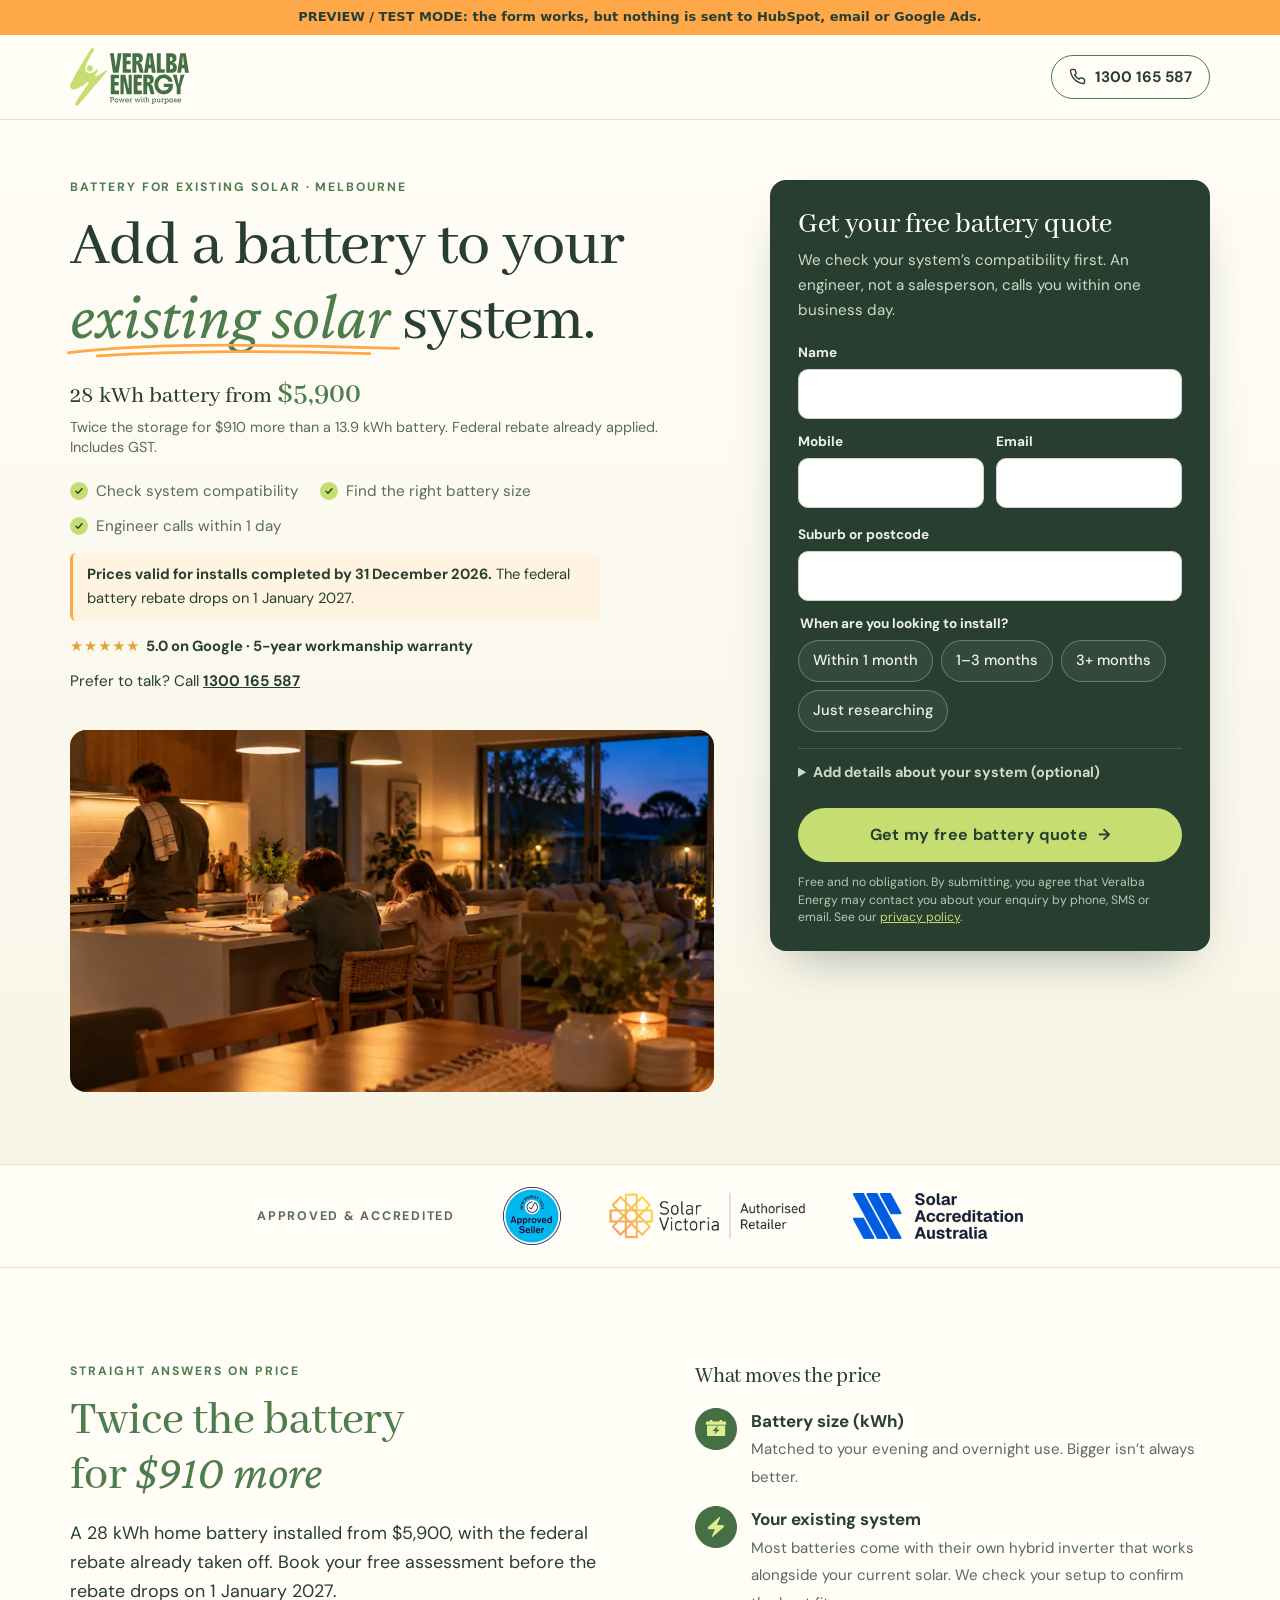
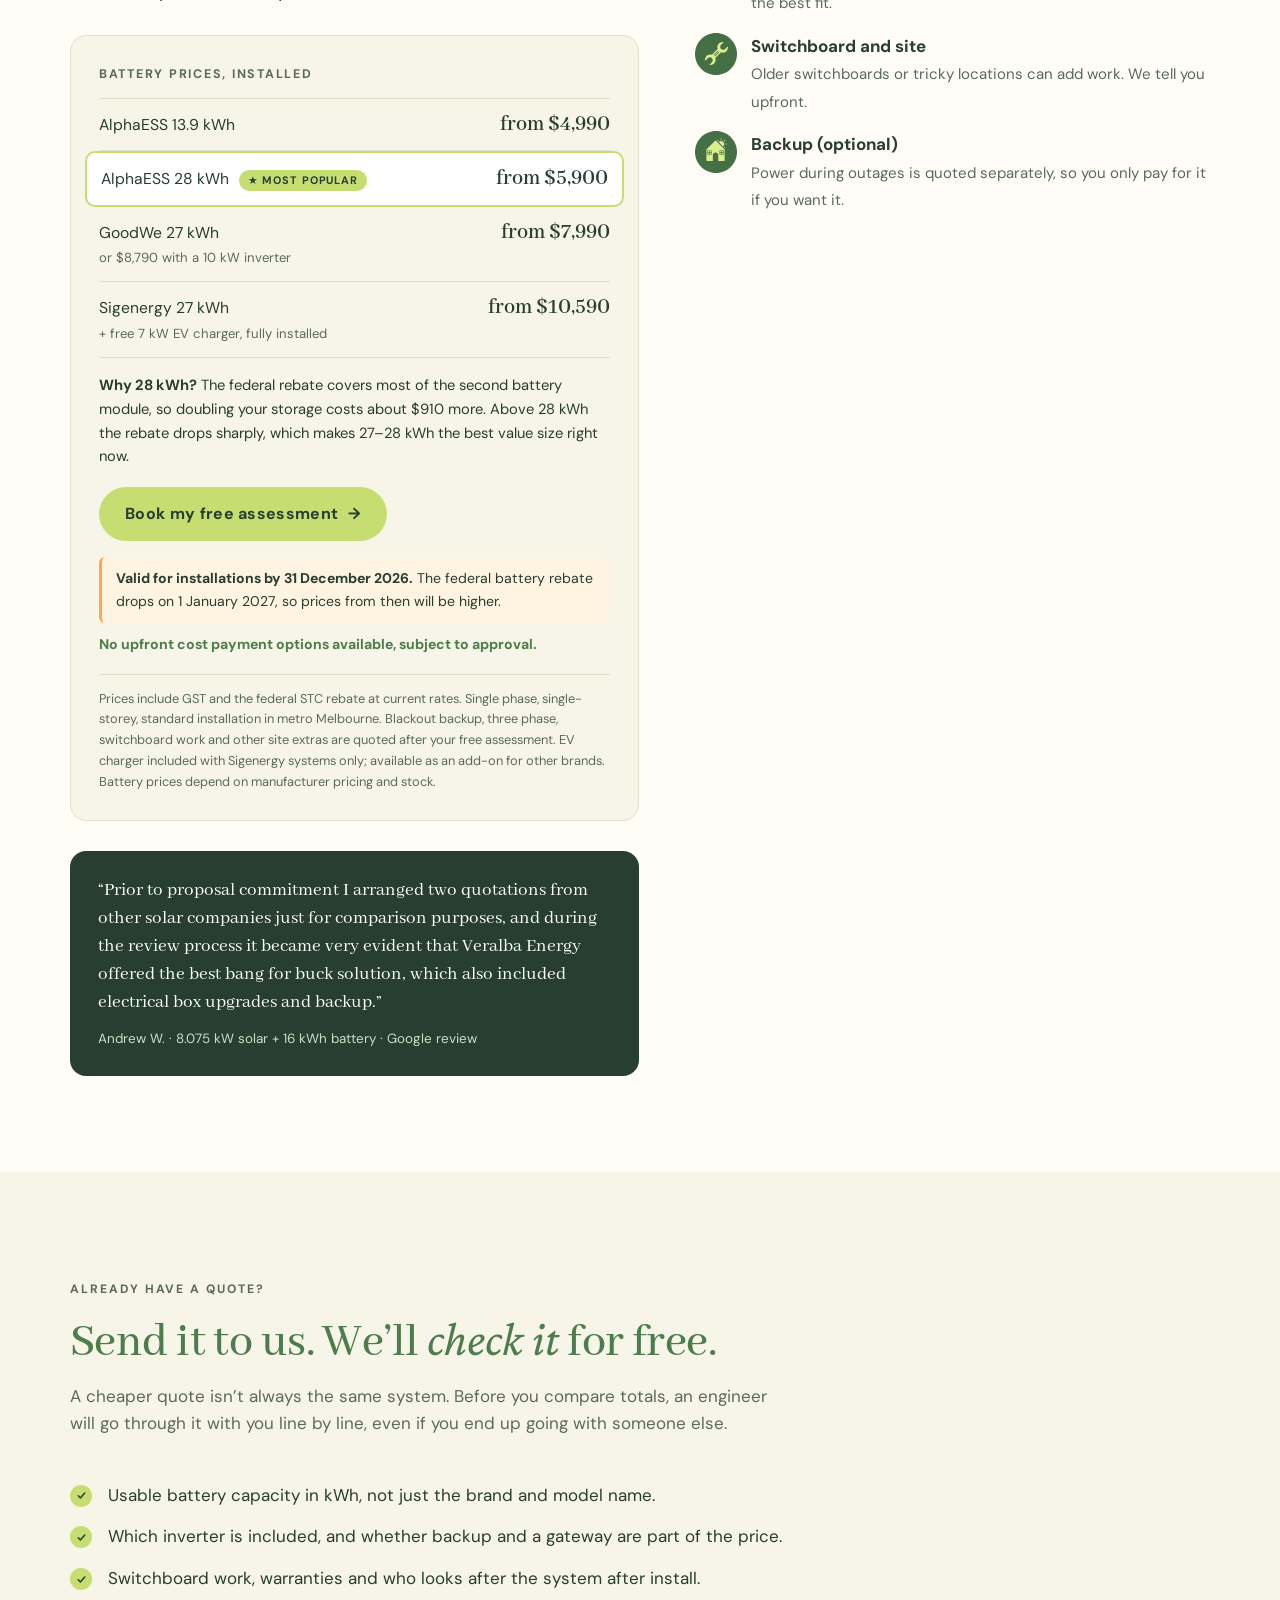
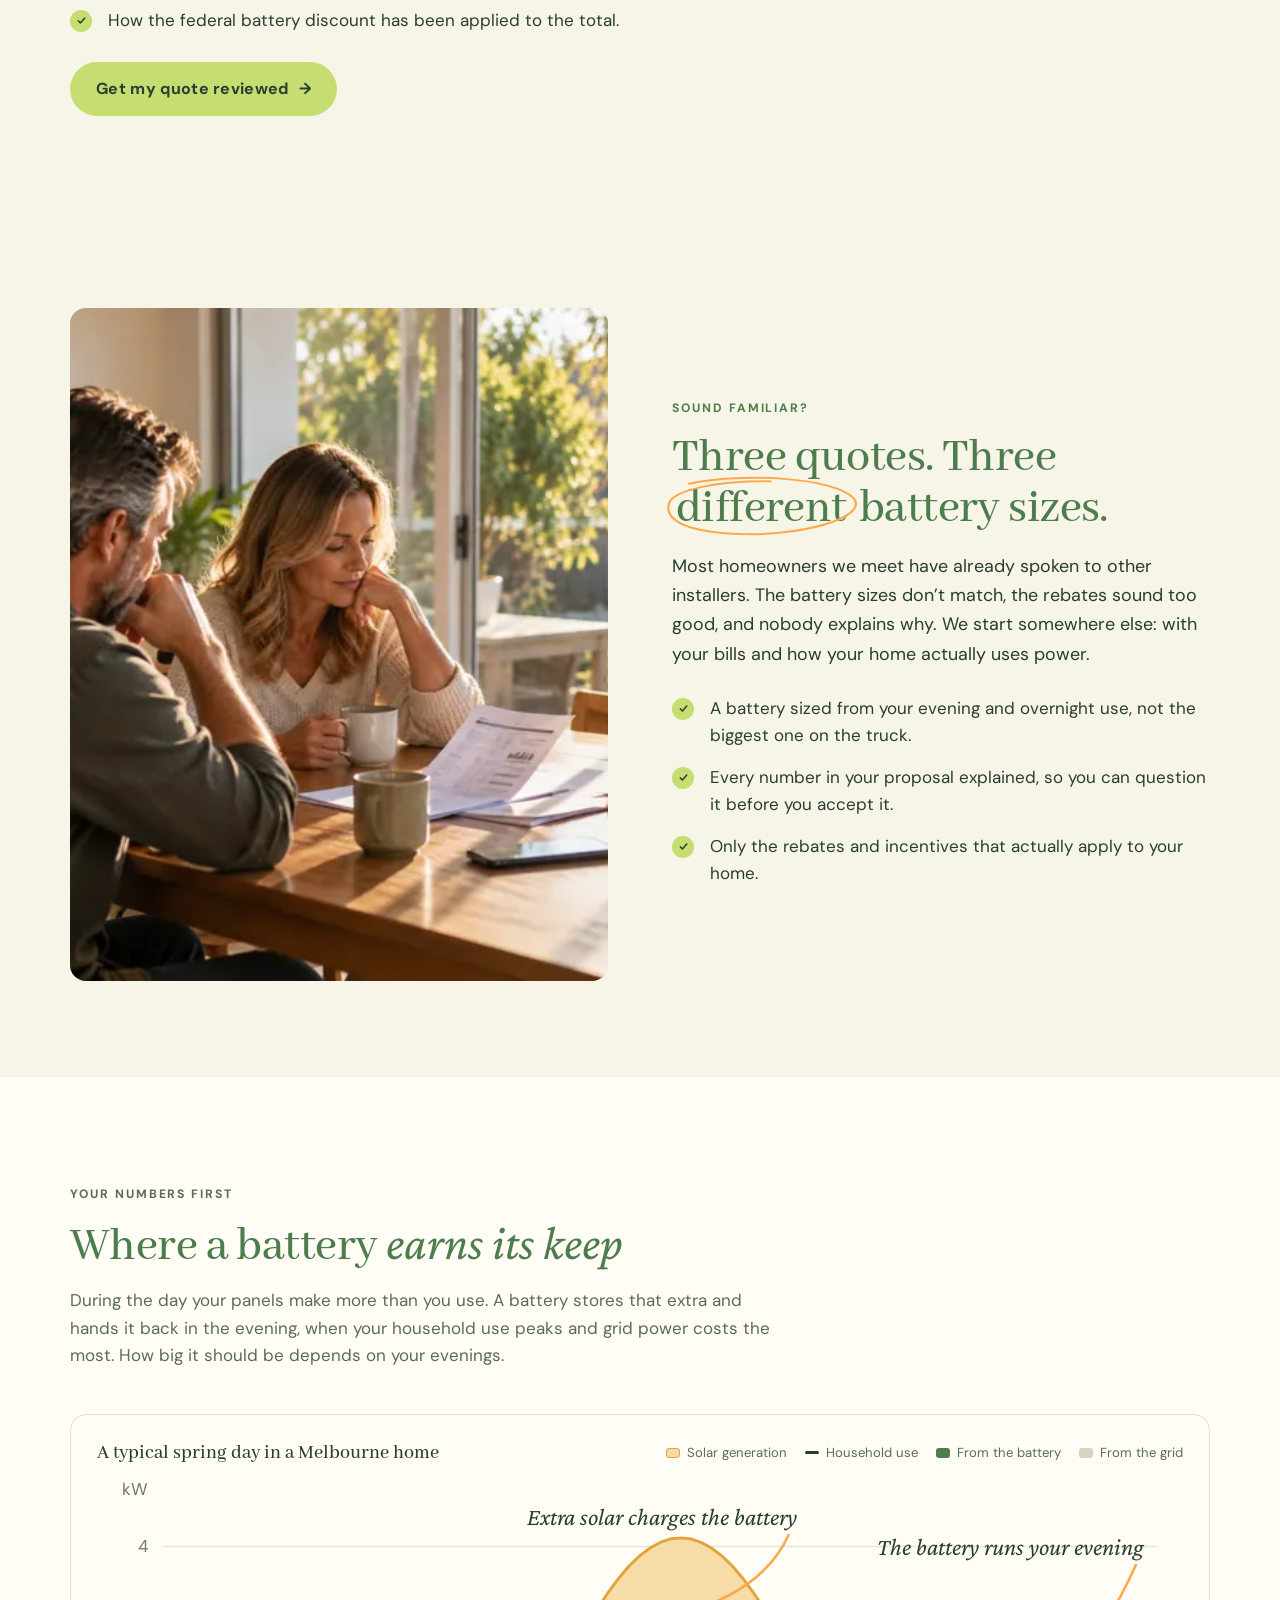
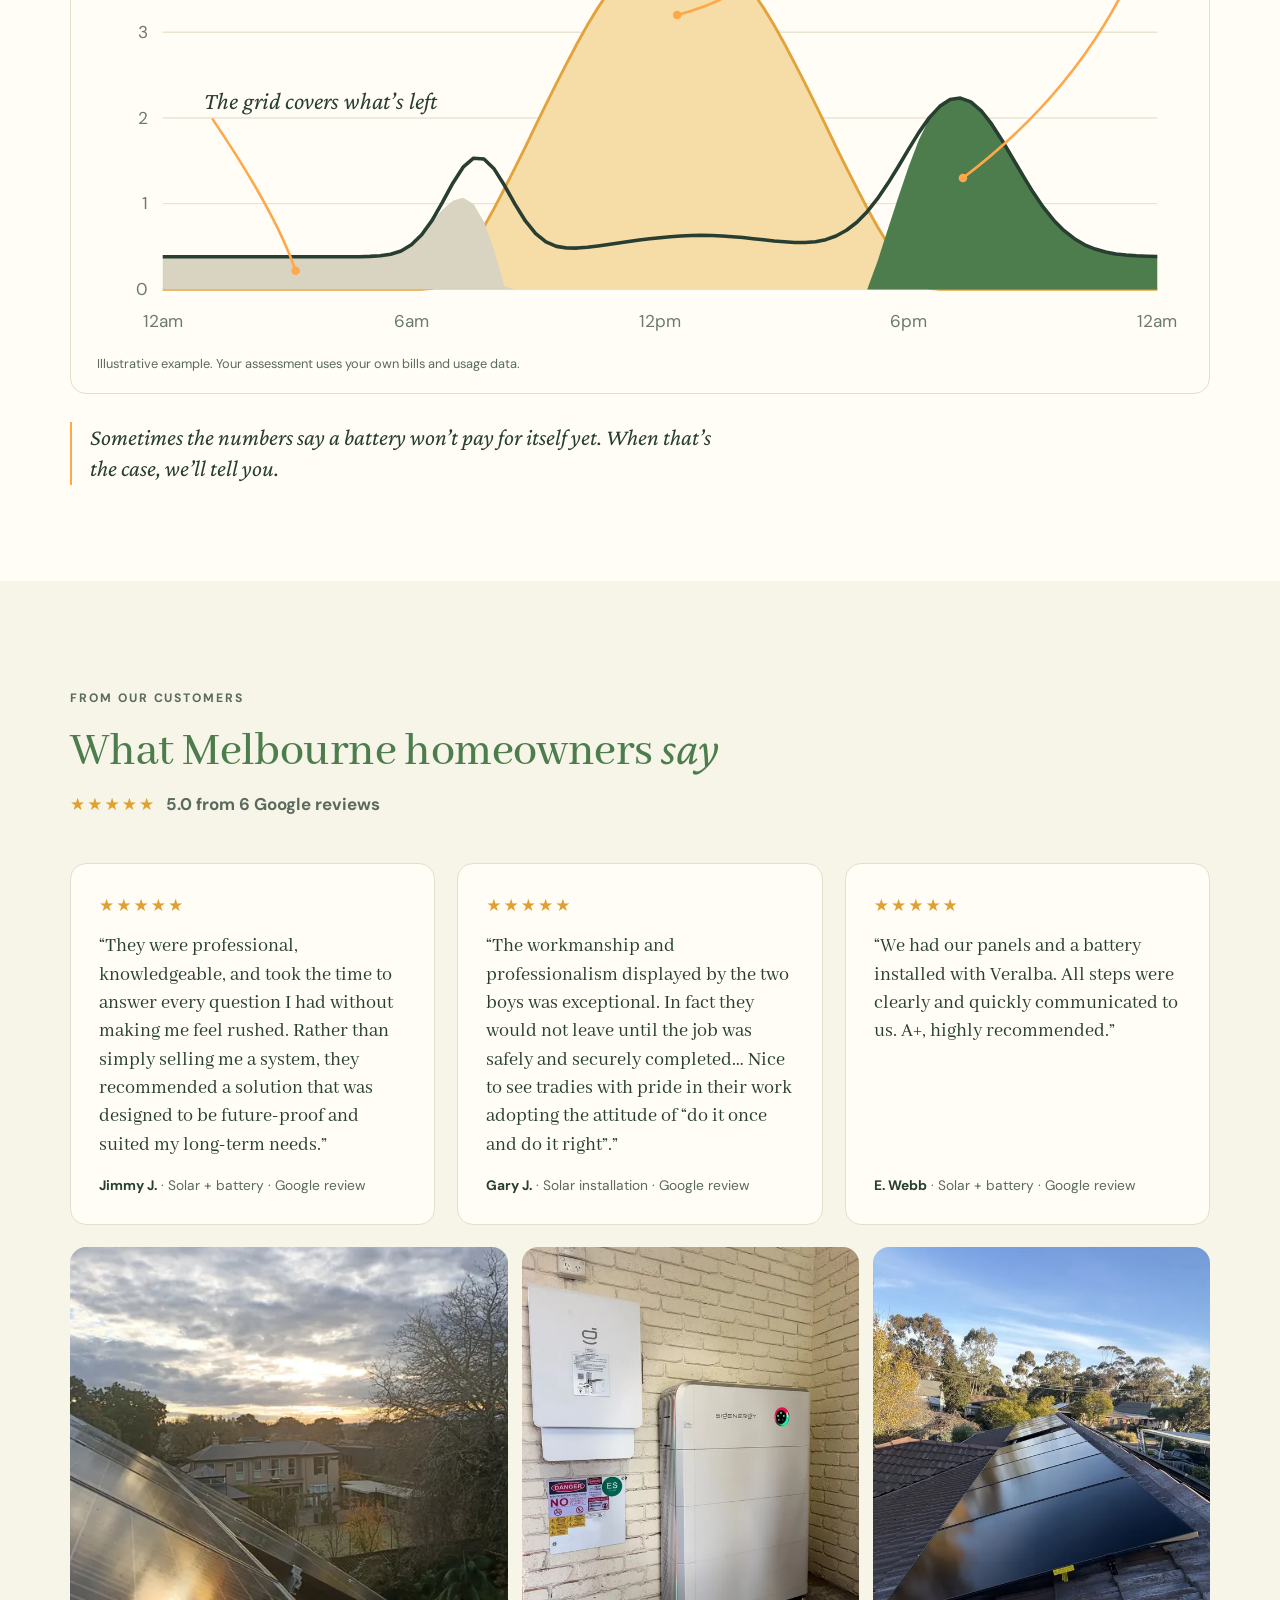
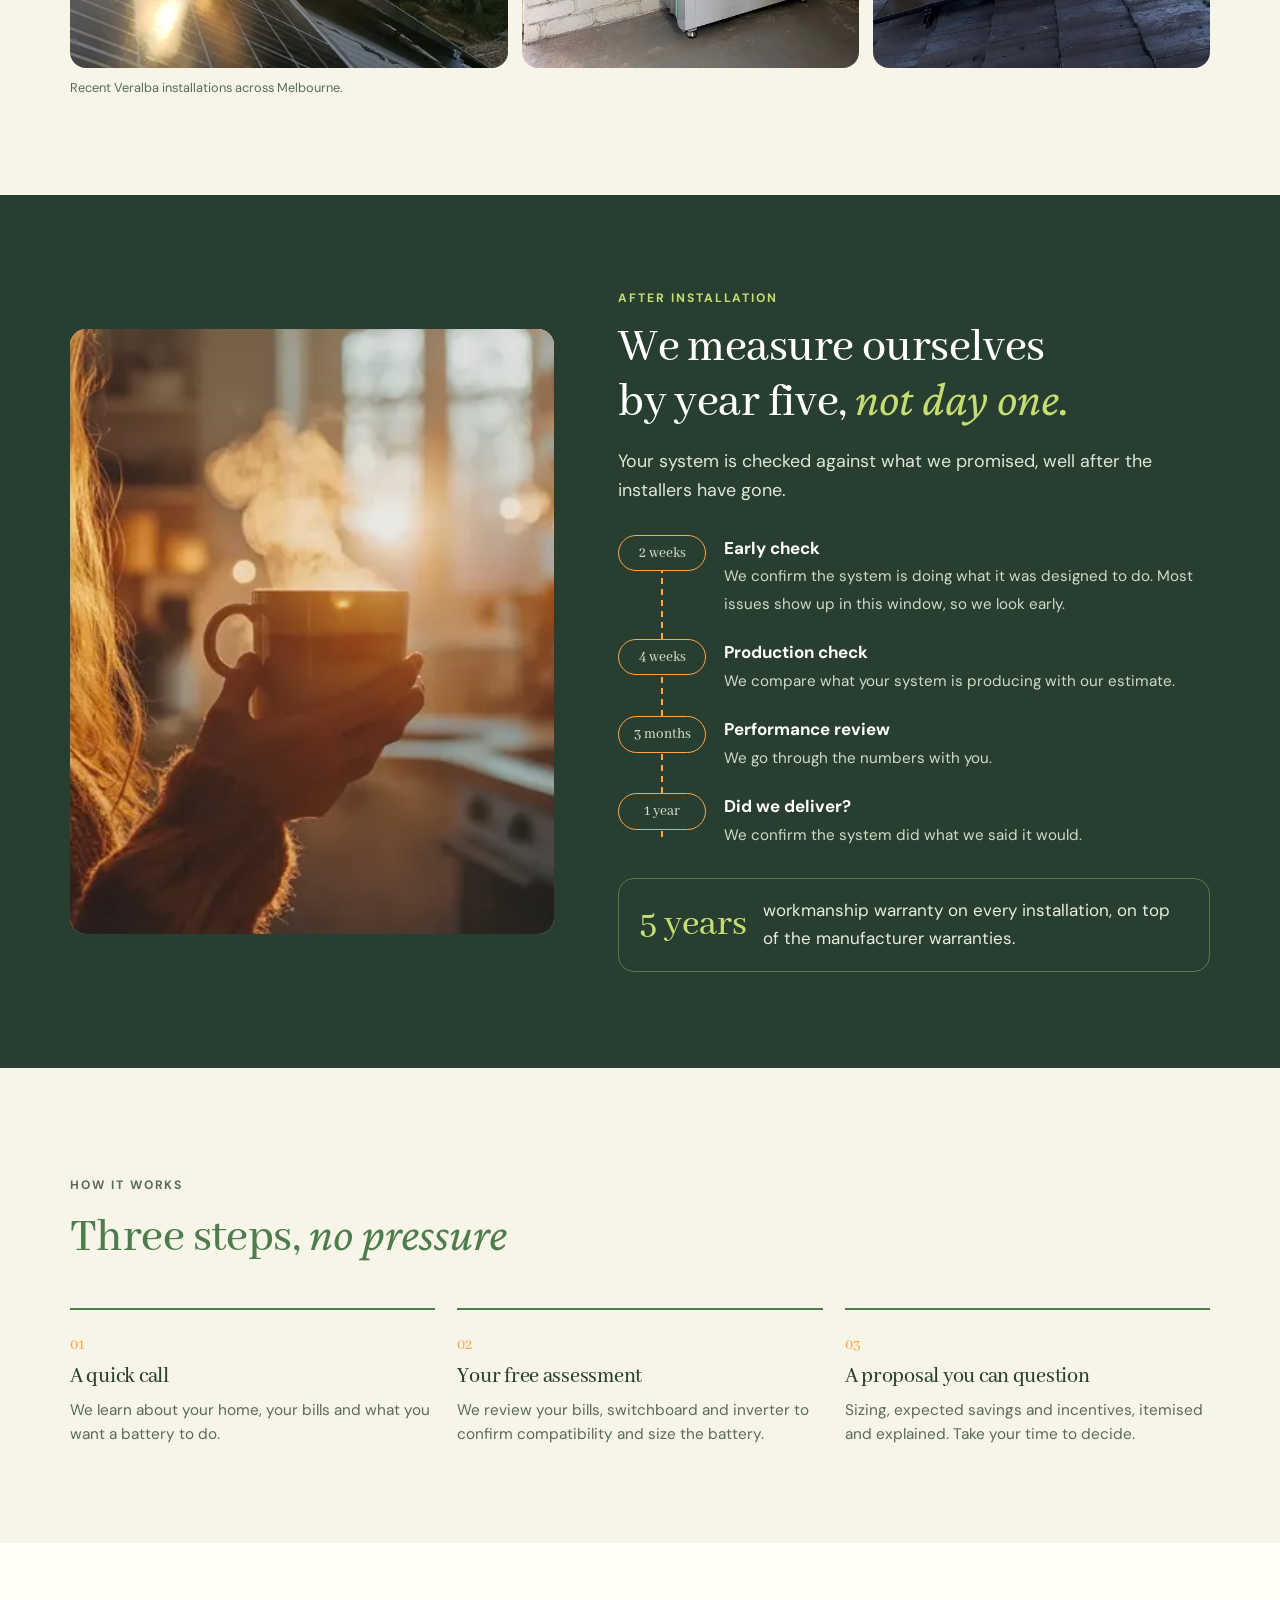
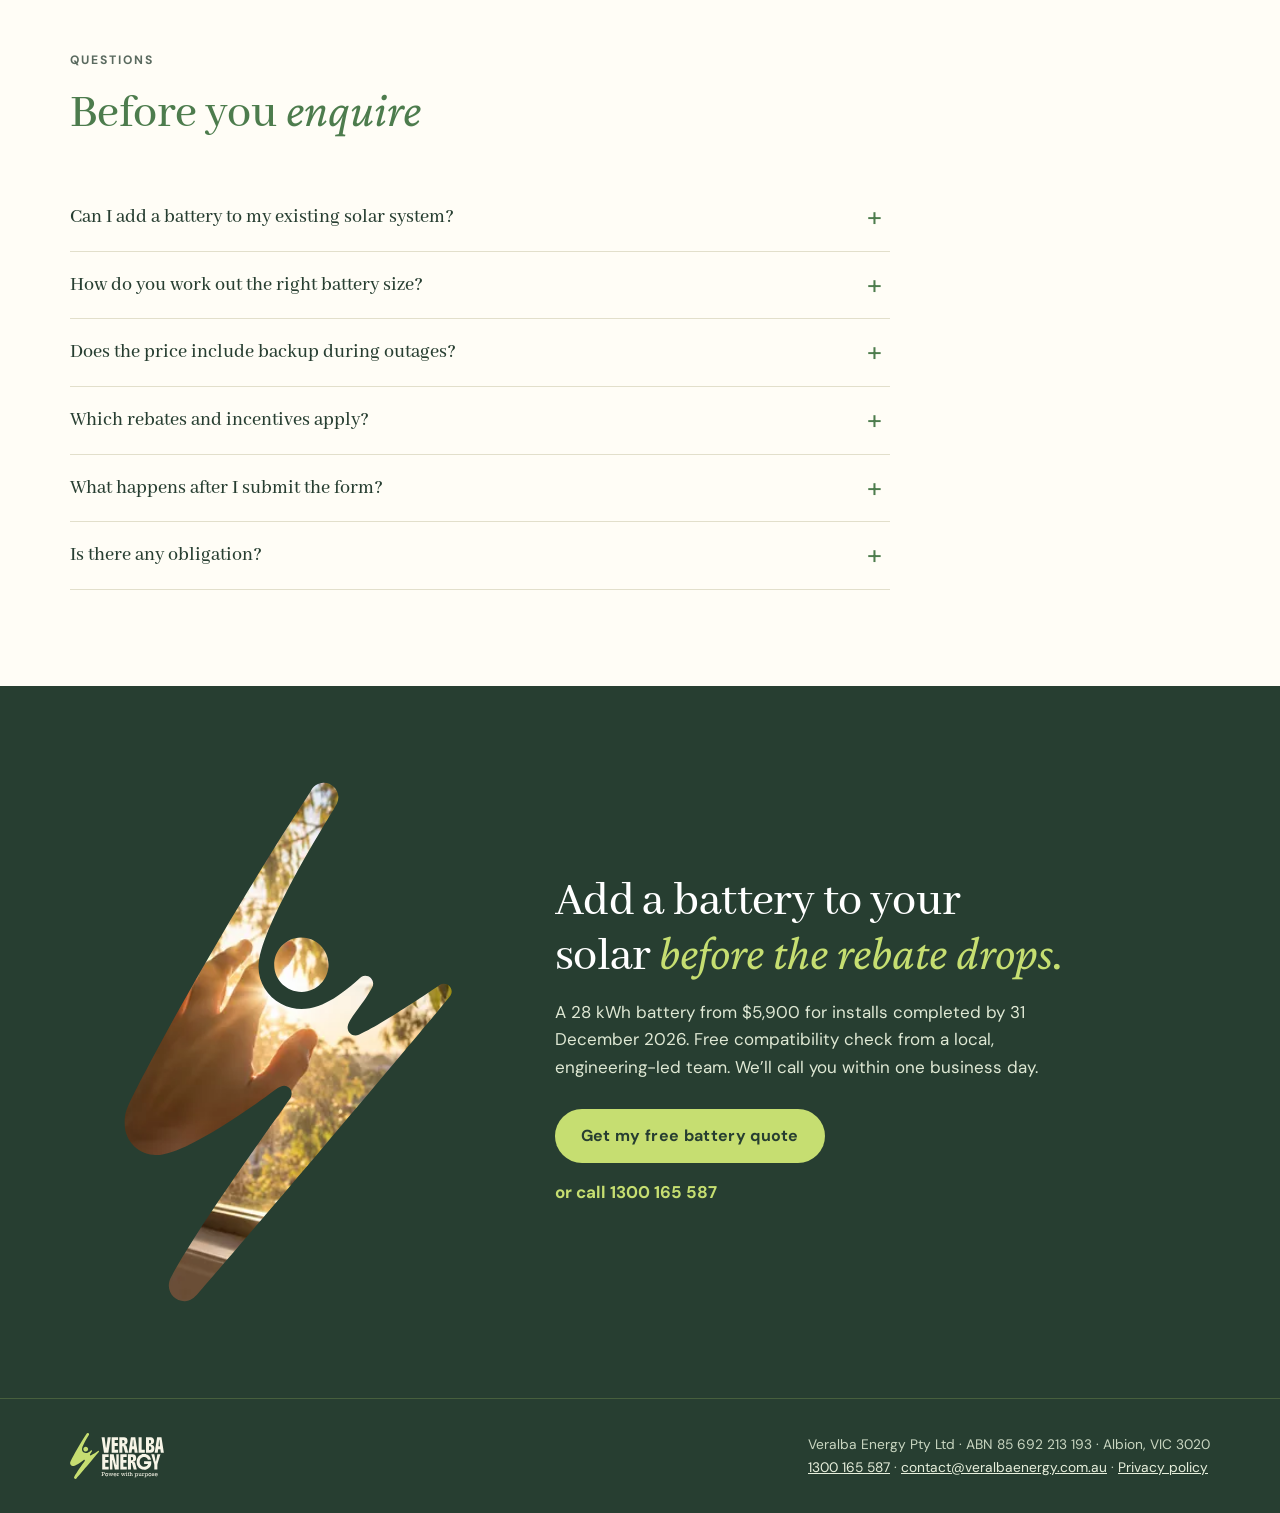
<file: battery-assessment/index.html>
<!doctype html>
<html lang="en-AU">
<head>
<title>Add a Battery to Your Solar | 28 kWh From $5,900 | Veralba Energy</title>
<meta name="description" content="Add a battery to your existing solar. AlphaESS 28 kWh from $5,900 and 13.9 kWh from $4,990, federal rebate applied, inc GST. Free assessment. Melbourne.">
<link rel="canonical" href="https://solar.veralbaenergy.com.au/battery-assessment/">
<meta charset="utf-8">
<meta name="viewport" content="width=device-width,initial-scale=1,viewport-fit=cover">
<meta name="robots" content="noindex,nofollow">
<meta name="theme-color" content="#273e31">
<link rel="icon" href="../favicon.ico" sizes="any">
<link rel="icon" href="../assets/img/isotype.svg" type="image/svg+xml">
<link rel="apple-touch-icon" href="../apple-touch-icon.png">
<link rel="preconnect" href="https://fonts.googleapis.com">
<link rel="preconnect" href="https://fonts.gstatic.com" crossorigin>
<link rel="preload" as="style" href="https://fonts.googleapis.com/css2?family=Abhaya+Libre:wght@500;600&family=Crimson+Pro:ital,wght@1,400;1,500&family=DM+Sans:opsz,wght@9..40,400;9..40,500;9..40,700&display=swap">
<link rel="stylesheet" href="https://fonts.googleapis.com/css2?family=Abhaya+Libre:wght@500;600&family=Crimson+Pro:ital,wght@1,400;1,500&family=DM+Sans:opsz,wght@9..40,400;9..40,500;9..40,700&display=swap" media="print" onload="this.media='all'">
<noscript><link rel="stylesheet" href="https://fonts.googleapis.com/css2?family=Abhaya+Libre:wght@500;600&family=Crimson+Pro:ital,wght@1,400;1,500&family=DM+Sans:opsz,wght@9..40,400;9..40,500;9..40,700&display=swap"></noscript>
<link rel="stylesheet" href="../assets/site.css">
<style>
/* Battery page only: price-led hero that mirrors the Google ad */
.hero .from{margin:20px 0 0;font:500 1.5rem/1.2 var(--title);color:var(--trust)}
.hero .from strong{font-weight:600;color:var(--certainty);font-size:1.25em}
.hero .from span{display:block;font:400 .9rem/1.4 var(--body);color:var(--muted);margin-top:4px}
.hero .deadline{margin:14px 0 0;font-size:.92rem;color:var(--trust);background:#fff3e2;border-left:3px solid var(--sunrise);border-radius:6px;padding:10px 14px;max-width:36em}
.hero .trust{margin:14px 0 0;font-size:.92rem;font-weight:700;color:var(--trust)}
.hero .trust .stars{color:#e3a33a;letter-spacing:.06em;margin-right:6px}
.hero .callline{margin:10px 0 0;font-size:.95rem;color:var(--ink)}
.hero .callline a{font-weight:700;color:var(--trust);white-space:nowrap}
.formcard details.more{margin:4px 0 14px;border-top:1px solid rgba(255,255,255,.16);padding-top:12px}
.formcard details.more summary{cursor:pointer;font-size:.9rem;font-weight:700;color:#cfdcc4;margin-bottom:10px}
.formcard details.more[open] summary{margin-bottom:14px}
.price-from{font:500 3rem/1 var(--title);color:var(--trust);margin-top:8px;font-variant-numeric:tabular-nums}
.price-from small{display:block;font:400 .9rem/1.4 var(--body);color:var(--muted);margin-top:8px}
.range .incl{margin-top:14px;font-size:.92rem;color:var(--ink)}
@media (max-width:980px){.hero .wrap{grid-template-areas:"text" "form" "photo"}}
@media (max-width:700px){.hero .chips{display:flex;gap:8px 18px;font-size:.9rem;margin-top:16px}.hero .from{font-size:1.3rem}.price-from{font-size:2.4rem}}
</style>
<script>window.dataLayer=window.dataLayer||[];function gtag(){dataLayer.push(arguments);}gtag('js',new Date());gtag('config','G-YVVDXL7H44');
/* Load gtag.js after the page has rendered so it does not compete with the hero on mobile. Calls made before then are queued in dataLayer and sent once it loads. */
(function(){function l(){var s=document.createElement('script');s.async=true;s.src='https://www.googletagmanager.com/gtag/js?id=G-YVVDXL7H44';document.head.appendChild(s);}if(document.readyState==='complete')l();else addEventListener('load',l);})();</script>
</head>
<body>
<header class="top"><div class="wrap">
  <a class="logo" href="https://veralbaenergy.com.au/" aria-label="Veralba Energy home"><img src="../assets/img/logo.svg" alt="Veralba Energy — Power with purpose" width="118" height="58"></a>
  <a class="call" href="tel:1300165587"><svg viewBox="0 0 24 24" fill="none" stroke="currentColor" stroke-width="2" stroke-linecap="round" stroke-linejoin="round" aria-hidden="true"><path d="M22 16.9v3a2 2 0 0 1-2.2 2 19.8 19.8 0 0 1-8.6-3.1 19.5 19.5 0 0 1-6-6A19.8 19.8 0 0 1 2.1 4.2 2 2 0 0 1 4.1 2h3a2 2 0 0 1 2 1.7c.1.9.4 1.8.7 2.7a2 2 0 0 1-.5 2.1L8 9.8a16 16 0 0 0 6 6l1.3-1.3a2 2 0 0 1 2.1-.4c.9.3 1.8.6 2.7.7a2 2 0 0 1 1.7 2z"/></svg><span class="num">1300 165 587</span><span class="sr">Call Veralba Energy on 1300 165 587</span></a>
</div></header>
<main>

<section class="hero" style="--focus:62% 50%">
  <div class="wrap">
    <div class="hero-text">
      <p class="eyebrow">Battery for existing solar · Melbourne</p>
      <h1>Add a battery to your <span class="hl u">existing solar</span> system.</h1>
      <p class="from">28 kWh battery from <strong>$5,900</strong><span>Twice the storage for $910 more than a 13.9 kWh battery. Federal rebate already applied. Includes GST.</span></p>
      <ul class="chips"><li>Check system compatibility</li><li>Find the right battery size</li><li>Engineer calls within 1 day</li></ul>
      <p class="deadline"><strong>Prices valid for installs completed by 31 December 2026.</strong> The federal battery rebate drops on 1 January 2027.</p>
      <p class="trust"><span class="stars" aria-hidden="true">★★★★★</span>5.0 on Google · 5-year workmanship warranty</p>
      <p class="callline">Prefer to talk? Call <a href="tel:1300165587">1300 165 587</a></p>
    </div>
    <picture class="hero-img">
      <source media="(max-width:700px)" srcset="../assets/img/evening-800.webp">
      <img src="../assets/img/evening-1536.webp" alt="A family at home in the evening, lights on, dinner cooking" width="1536" height="1024">
    </picture>

    <form class="formcard" id="assessment" name="lead-battery" method="post" data-lead-type="battery" novalidate aria-labelledby="form-title">
      <h2 id="form-title">Get your free battery quote</h2>
      <p class="sub">We check your system&rsquo;s compatibility first. An engineer, not a salesperson, calls you within one business day.</p>
      <div class="formerror" role="alert"></div>
      <input type="hidden" name="lead_type" value="battery">
      <input type="hidden" name="landing_page"><input type="hidden" name="summary"><input type="hidden" name="hubspot_status">
      <input type="hidden" name="utm_source"><input type="hidden" name="utm_medium"><input type="hidden" name="utm_campaign"><input type="hidden" name="utm_term"><input type="hidden" name="utm_content"><input type="hidden" name="gclid"><input type="hidden" name="gbraid"><input type="hidden" name="wbraid"><input type="hidden" name="fbclid">
      <p class="hp" aria-hidden="true"><label>Company <input name="company" tabindex="-1" autocomplete="off"></label></p>
      <div class="field" data-f="firstname"><label for="f-first">Name</label><input id="f-first" type="text" name="firstname" autocomplete="name" required><div class="msg"></div></div>
      <div class="grid2">
        <div class="field" data-f="phone"><label for="f-phone">Mobile</label><input id="f-phone" type="tel" name="phone" autocomplete="tel" inputmode="tel" required><div class="msg"></div></div>
        <div class="field" data-f="email"><label for="f-email">Email</label><input id="f-email" type="email" name="email" autocomplete="email" inputmode="email" required><div class="msg"></div></div>
      </div>
      <div class="field" data-f="suburb"><label for="f-suburb">Suburb or postcode</label><input id="f-suburb" type="text" name="suburb" autocomplete="address-level2" required><div class="msg"></div></div>
      <fieldset class="field" data-f="timeline" data-required-group="timeline" data-summary="timeline" data-label="When are you looking to install?"><legend>When are you looking to install?</legend><div class="pills"><label><input type="radio" name="timeline" value="Within 1 month"><span>Within 1 month</span></label><label><input type="radio" name="timeline" value="1–3 months"><span>1–3 months</span></label><label><input type="radio" name="timeline" value="3+ months"><span>3+ months</span></label><label><input type="radio" name="timeline" value="Just researching"><span>Just researching</span></label></div><div class="msg"></div></fieldset>
      <details class="more"><summary>Add details about your system (optional)</summary>
        <div class="field" data-f="solar_size" data-summary="solar_size" data-label="Size of your existing solar"><label for="f-solar_size">Size of your existing solar <span class="opt">(optional)</span></label><select id="f-solar_size" name="solar_size"><option value="">Select…</option><option>Not sure</option><option>Under 5 kW</option><option>5 – 7 kW</option><option>7 – 10 kW</option><option>Over 10 kW</option></select><div class="msg"></div></div>
        <fieldset class="field" data-f="priority" data-summary="priority" data-label="What matters most to you?"><legend>What matters most to you? <span class="opt">(optional)</span></legend><div class="pills"><label><input type="radio" name="priority" value="Lower bills"><span>Lower bills</span></label><label><input type="radio" name="priority" value="Backup in outages"><span>Backup in outages</span></label><label><input type="radio" name="priority" value="Both"><span>Both</span></label></div><div class="msg"></div></fieldset>
        <fieldset class="field" data-f="other_quote" data-summary="other_quote" data-label="Already has a quote from another installer"><legend>Already have a quote from another installer? <span class="opt">(optional)</span></legend><div class="pills"><label><input type="radio" name="other_quote" value="Yes"><span>Yes, review it for me</span></label><label><input type="radio" name="other_quote" value="No"><span>No</span></label></div><div class="msg"></div></fieldset>
      </details>
      <button class="btn full" type="submit">Get my free battery quote <span aria-hidden="true">→</span></button>
      <p class="fine">Free and no obligation. By submitting, you agree that Veralba Energy may contact you about your enquiry by phone, SMS or email. See our <a href="https://veralbaenergy.com.au/privacy-policy/" target="_blank" rel="noopener">privacy policy</a>.</p>
      <div class="testpanel"></div>
    </form>
  </div>
</section>

<div class="badges"><div class="wrap">
  <p>Approved &amp; accredited</p>
  <img class="tall" src="../assets/reconnect/img/badge-netcc.be13c91b.webp" alt="New Energy Tech Approved Seller" width="58" height="58" loading="lazy" decoding="async">
  <img src="../assets/reconnect/img/badge-solar-victoria.8e7cba6a.webp" alt="Solar Victoria Authorised Retailer" width="196" height="46" loading="lazy" decoding="async">
  <img src="../assets/reconnect/img/badge-saa.b4748e88.webp" alt="Solar Accreditation Australia" width="170" height="46" loading="lazy" decoding="async">
</div></div>

<section class="s paper" id="price">
  <div class="wrap price">
    <div>
      <p class="eyebrow">Straight answers on price</p>
      <h2>Twice the battery for <span class="hl">$910 more</span></h2>
      <p class="lede">A 28 kWh home battery installed from $5,900, with the federal rebate already taken off. Book your free assessment before the rebate drops on 1 January 2027.</p>
      <div class="range">
        <p class="lab">Battery prices, installed</p>
        <ul class="tiers">
          <li><span>AlphaESS 13.9 kWh</span><strong>from $4,990</strong></li>
          <li class="top"><span>AlphaESS 28 kWh <span class="badge">★ Most popular</span></span><strong>from $5,900</strong></li>
          <li><span>GoodWe 27 kWh<small>or $8,790 with a 10 kW inverter</small></span><strong>from $7,990</strong></li>
          <li><span>Sigenergy 27 kWh<small>+ free 7 kW EV charger, fully installed</small></span><strong>from $10,590</strong></li>
        </ul>
        <p class="why"><strong>Why 28 kWh?</strong> The federal rebate covers most of the second battery module, so doubling your storage costs about $910 more. Above 28 kWh the rebate drops sharply, which makes 27–28 kWh the best value size right now.</p>
        <a class="btn" href="#assessment">Book my free assessment <span aria-hidden="true">→</span></a>
        <p class="valid"><strong>Valid for installations by 31 December 2026.</strong> The federal battery rebate drops on 1 January 2027, so prices from then will be higher.</p>
        <p class="finance">No upfront cost payment options available, subject to approval.</p>
        <p class="note">Prices include GST and the federal STC rebate at current rates. Single phase, single-storey, standard installation in metro Melbourne. Blackout backup, three phase, switchboard work and other site extras are quoted after your free assessment. EV charger included with Sigenergy systems only; available as an add-on for other brands. Battery prices depend on manufacturer pricing and stock.</p>
      </div>
      <figure class="pull"><blockquote>“Prior to proposal commitment I arranged two quotations from other solar companies just for comparison purposes, and during the review process it became very evident that Veralba Energy offered the best bang for buck solution, which also included electrical box upgrades and backup.”</blockquote><figcaption>Andrew W. · 8.075 kW solar + 16 kWh battery · Google review</figcaption></figure>
    </div>
    <div>
      <h3>What moves the price</h3>
      <ul class="drivers"><li><img src="../assets/icons/battery-darkgreen.svg" alt="" width="42" height="42" loading="lazy"><div><strong>Battery size (kWh)</strong><span>Matched to your evening and overnight use. Bigger isn&rsquo;t always better.</span></div></li><li><img src="../assets/icons/lightning-darkgreen.svg" alt="" width="42" height="42" loading="lazy"><div><strong>Your existing system</strong><span>Most batteries come with their own hybrid inverter that works alongside your current solar. We check your setup to confirm the best fit.</span></div></li><li><img src="../assets/icons/tool-darkgreen.svg" alt="" width="42" height="42" loading="lazy"><div><strong>Switchboard and site</strong><span>Older switchboards or tricky locations can add work. We tell you upfront.</span></div></li><li><img src="../assets/icons/house-darkgreen.svg" alt="" width="42" height="42" loading="lazy"><div><strong>Backup (optional)</strong><span>Power during outages is quoted separately, so you only pay for it if you want it.</span></div></li></ul>
    </div>
  </div>
</section>

<section class="s" id="quote-review">
  <div class="wrap">
    <div class="head">
      <p class="eyebrow">Already have a quote?</p>
      <h2>Send it to us. We&rsquo;ll <span class="hl">check it</span> for free.</h2>
      <p>A cheaper quote isn&rsquo;t always the same system. Before you compare totals, an engineer will go through it with you line by line, even if you end up going with someone else.</p>
    </div>
    <ul class="checks">
      <li>Usable battery capacity in kWh, not just the brand and model name.</li>
      <li>Which inverter is included, and whether backup and a gateway are part of the price.</li>
      <li>Switchboard work, warranties and who looks after the system after install.</li>
      <li>How the federal battery discount has been applied to the total.</li>
    </ul>
    <p style="margin-top:28px"><a class="btn" href="#assessment" data-preselect="other_quote=Yes">Get my quote reviewed <span aria-hidden="true">&rarr;</span></a></p>
  </div>
</section>

<section class="s">
  <div class="wrap split">
    <div class="photo tall"><img src="../assets/img/couple-1200.webp" srcset="../assets/img/couple-700.webp 700w, ../assets/img/couple-1200.webp 1200w" sizes="(max-width:980px) 100vw, 560px" alt="A couple reading an electricity bill at their kitchen table in the morning" width="1200" height="800" loading="lazy" style="object-position:62% 50%"></div>
    <div>
      <p class="eyebrow">Sound familiar?</p>
      <h2>Three quotes. Three <span class="o">different</span> battery sizes.</h2>
      <p class="lede">Most homeowners we meet have already spoken to other installers. The battery sizes don&rsquo;t match, the rebates sound too good, and nobody explains why. We start somewhere else: with your bills and how your home actually uses power.</p>
      <ul class="checks">
        <li>A battery sized from your evening and overnight use, not the biggest one on the truck.</li>
        <li>Every number in your proposal explained, so you can question it before you accept it.</li>
        <li>Only the rebates and incentives that actually apply to your home.</li>
      </ul>
    </div>
  </div>
</section>

<section class="s paper">
  <div class="wrap">
    <div class="head">
      <p class="eyebrow">Your numbers first</p>
      <h2>Where a battery <span class="hl">earns its keep</span></h2>
      <p>During the day your panels make more than you use. A battery stores that extra and hands it back in the evening, when your household use peaks and grid power costs the most. How big it should be depends on your evenings.</p>
    </div>
    <figure class="chartbox" style="margin:0">
      <figcaption><strong>A typical spring day in a Melbourne home</strong><span class="legend"><span><i style="background:#f6dca6;border:1.5px solid #e3a33a"></i>Solar generation</span><span><i style="background:#273e31;height:3px"></i>Household use</span><span><i style="background:#4d7c4d"></i>From the battery</span><span><i style="background:#d8d4c1"></i>From the grid</span></span></figcaption>
      <div class="chart-scroll"><div class="chart" id="flow" data-series='[[0.0, 0.0, 0.38, 0, 0.38], [0.25, 0.0, 0.38, 0, 0.38], [0.5, 0.0, 0.38, 0, 0.38], [0.75, 0.0, 0.38, 0, 0.38], [1.0, 0.0, 0.38, 0, 0.38], [1.25, 0.0, 0.38, 0, 0.38], [1.5, 0.0, 0.38, 0, 0.38], [1.75, 0.0, 0.38, 0, 0.38], [2.0, 0.0, 0.38, 0, 0.38], [2.25, 0.0, 0.38, 0, 0.38], [2.5, 0.0, 0.38, 0, 0.38], [2.75, 0.0, 0.38, 0, 0.38], [3.0, 0.0, 0.38, 0, 0.38], [3.25, 0.0, 0.38, 0, 0.38], [3.5, 0.0, 0.38, 0, 0.38], [3.75, 0.0, 0.38, 0, 0.38], [4.0, 0.0, 0.38, 0, 0.38], [4.25, 0.0, 0.38, 0, 0.38], [4.5, 0.0, 0.38, 0, 0.38], [4.75, 0.0, 0.38, 0, 0.38], [5.0, 0.0, 0.38, 0, 0.38], [5.25, 0.0, 0.39, 0, 0.39], [5.5, 0.0, 0.41, 0, 0.41], [5.75, 0.0, 0.45, 0, 0.45], [6.0, 0.0, 0.52, 0, 0.52], [6.25, 0.0, 0.64, 0, 0.64], [6.5, 0.01, 0.81, 0, 0.79], [6.75, 0.09, 1.02, 0, 0.93], [7.0, 0.21, 1.24, 0, 1.03], [7.25, 0.36, 1.43, 0, 1.07], [7.5, 0.53, 1.53, 0, 1.0], [7.75, 0.73, 1.52, 0, 0.79], [8.0, 0.95, 1.4, 0, 0.45], [8.25, 1.18, 1.21, 0, 0.03], [8.5, 1.42, 1.0, 0, 0], [8.75, 1.66, 0.8, 0, 0], [9.0, 1.91, 0.65, 0, 0], [9.25, 2.16, 0.55, 0, 0], [9.5, 2.4, 0.5, 0, 0], [9.75, 2.64, 0.48, 0, 0], [10.0, 2.87, 0.48, 0, 0], [10.25, 3.08, 0.49, 0, 0], [10.5, 3.28, 0.51, 0, 0], [10.75, 3.46, 0.52, 0, 0], [11.0, 3.63, 0.54, 0, 0], [11.25, 3.77, 0.56, 0, 0], [11.5, 3.89, 0.57, 0, 0], [11.75, 3.98, 0.59, 0, 0], [12.0, 4.05, 0.6, 0, 0], [12.25, 4.09, 0.61, 0, 0], [12.5, 4.1, 0.62, 0, 0], [12.75, 4.09, 0.63, 0, 0], [13.0, 4.05, 0.63, 0, 0], [13.25, 3.98, 0.63, 0, 0], [13.5, 3.89, 0.62, 0, 0], [13.75, 3.77, 0.62, 0, 0], [14.0, 3.63, 0.6, 0, 0], [14.25, 3.46, 0.59, 0, 0], [14.5, 3.28, 0.58, 0, 0], [14.75, 3.08, 0.57, 0, 0], [15.0, 2.87, 0.55, 0, 0], [15.25, 2.64, 0.55, 0, 0], [15.5, 2.4, 0.55, 0, 0], [15.75, 2.16, 0.56, 0, 0], [16.0, 1.91, 0.58, 0, 0], [16.25, 1.66, 0.62, 0, 0], [16.5, 1.42, 0.69, 0, 0], [16.75, 1.18, 0.78, 0, 0], [17.0, 0.95, 0.91, 0, 0], [17.25, 0.73, 1.06, 0.33, 0], [17.5, 0.53, 1.24, 0.7, 0], [17.75, 0.36, 1.43, 1.08, 0], [18.0, 0.21, 1.64, 1.43, 0], [18.25, 0.09, 1.83, 1.75, 0], [18.5, 0.01, 2.0, 1.99, 0], [18.75, 0.0, 2.14, 2.14, 0], [19.0, 0.0, 2.21, 2.21, 0], [19.25, 0.0, 2.23, 2.23, 0], [19.5, 0.0, 2.19, 2.19, 0], [19.75, 0.0, 2.08, 2.08, 0], [20.0, 0.0, 1.93, 1.93, 0], [20.25, 0.0, 1.74, 1.74, 0], [20.5, 0.0, 1.54, 1.54, 0], [20.75, 0.0, 1.33, 1.33, 0], [21.0, 0.0, 1.13, 1.13, 0], [21.25, 0.0, 0.96, 0.96, 0], [21.5, 0.0, 0.81, 0.81, 0], [21.75, 0.0, 0.69, 0.69, 0], [22.0, 0.0, 0.59, 0.59, 0], [22.25, 0.0, 0.52, 0.52, 0], [22.5, 0.0, 0.47, 0.47, 0], [22.75, 0.0, 0.44, 0.44, 0], [23.0, 0.0, 0.41, 0.41, 0], [23.25, 0.0, 0.4, 0.4, 0], [23.5, 0.0, 0.39, 0.39, 0], [23.75, 0.0, 0.39, 0.39, 0], [24.0, 0.0, 0.38, 0.38, 0]]' data-type="battery"><svg viewBox="0 0 760 330" role="img" aria-label="Illustrative day: household use, solar generation and battery discharge" data-l="46" data-pw="696" data-w="760"><line class="grid" x1="46" x2="742" y1="290.0" y2="290.0"/><text class="tick" x="36" y="294.0" text-anchor="end">0</text><line class="grid" x1="46" x2="742" y1="230.0" y2="230.0"/><text class="tick" x="36" y="234.0" text-anchor="end">1</text><line class="grid" x1="46" x2="742" y1="170.0" y2="170.0"/><text class="tick" x="36" y="174.0" text-anchor="end">2</text><line class="grid" x1="46" x2="742" y1="110.0" y2="110.0"/><text class="tick" x="36" y="114.0" text-anchor="end">3</text><line class="grid" x1="46" x2="742" y1="50.0" y2="50.0"/><text class="tick" x="36" y="54.0" text-anchor="end">4</text><text class="tick" x="46.0" y="316" text-anchor="middle">12am</text><text class="tick" x="220.0" y="316" text-anchor="middle">6am</text><text class="tick" x="394.0" y="316" text-anchor="middle">12pm</text><text class="tick" x="568.0" y="316" text-anchor="middle">6pm</text><text class="tick" x="742.0" y="316" text-anchor="middle">12am</text><text class="tick" x="36" y="14" text-anchor="end">kW</text><path d="M46.0,290.0 L53.2,290.0 L60.5,290.0 L67.8,290.0 L75.0,290.0 L82.2,290.0 L89.5,290.0 L96.8,290.0 L104.0,290.0 L111.2,290.0 L118.5,290.0 L125.8,290.0 L133.0,290.0 L140.2,290.0 L147.5,290.0 L154.8,290.0 L162.0,290.0 L169.2,290.0 L176.5,290.0 L183.8,290.0 L191.0,290.0 L198.2,290.0 L205.5,290.0 L212.8,290.0 L220.0,290.0 L227.2,290.0 L234.5,289.3 L241.8,284.8 L249.0,277.7 L256.2,268.6 L263.5,258.0 L270.8,246.1 L278.0,233.1 L285.2,219.3 L292.5,205.0 L299.8,190.2 L307.0,175.3 L314.2,160.5 L321.5,145.8 L328.8,131.6 L336.0,117.9 L343.2,105.0 L350.5,93.0 L357.8,82.1 L365.0,72.4 L372.2,63.9 L379.5,56.8 L386.8,51.3 L394.0,47.2 L401.2,44.8 L408.5,44.0 L415.8,44.8 L423.0,47.2 L430.2,51.3 L437.5,56.8 L444.8,63.9 L452.0,72.4 L459.2,82.1 L466.5,93.0 L473.8,105.0 L481.0,117.9 L488.2,131.6 L495.5,145.8 L502.8,160.5 L510.0,175.3 L517.2,190.2 L524.5,205.0 L531.8,219.3 L539.0,233.1 L546.2,246.1 L553.5,258.0 L560.8,268.6 L568.0,277.7 L575.2,284.8 L582.5,289.3 L589.8,290.0 L597.0,290.0 L604.2,290.0 L611.5,290.0 L618.8,290.0 L626.0,290.0 L633.2,290.0 L640.5,290.0 L647.8,290.0 L655.0,290.0 L662.2,290.0 L669.5,290.0 L676.8,290.0 L684.0,290.0 L691.2,290.0 L698.5,290.0 L705.8,290.0 L713.0,290.0 L720.2,290.0 L727.5,290.0 L734.8,290.0 L742.0,290.0 L742.0,290.0 L734.8,290.0 L727.5,290.0 L720.2,290.0 L713.0,290.0 L705.8,290.0 L698.5,290.0 L691.2,290.0 L684.0,290.0 L676.8,290.0 L669.5,290.0 L662.2,290.0 L655.0,290.0 L647.8,290.0 L640.5,290.0 L633.2,290.0 L626.0,290.0 L618.8,290.0 L611.5,290.0 L604.2,290.0 L597.0,290.0 L589.8,290.0 L582.5,290.0 L575.2,290.0 L568.0,290.0 L560.8,290.0 L553.5,290.0 L546.2,290.0 L539.0,290.0 L531.8,290.0 L524.5,290.0 L517.2,290.0 L510.0,290.0 L502.8,290.0 L495.5,290.0 L488.2,290.0 L481.0,290.0 L473.8,290.0 L466.5,290.0 L459.2,290.0 L452.0,290.0 L444.8,290.0 L437.5,290.0 L430.2,290.0 L423.0,290.0 L415.8,290.0 L408.5,290.0 L401.2,290.0 L394.0,290.0 L386.8,290.0 L379.5,290.0 L372.2,290.0 L365.0,290.0 L357.8,290.0 L350.5,290.0 L343.2,290.0 L336.0,290.0 L328.8,290.0 L321.5,290.0 L314.2,290.0 L307.0,290.0 L299.8,290.0 L292.5,290.0 L285.2,290.0 L278.0,290.0 L270.8,290.0 L263.5,290.0 L256.2,290.0 L249.0,290.0 L241.8,290.0 L234.5,290.0 L227.2,290.0 L220.0,290.0 L212.8,290.0 L205.5,290.0 L198.2,290.0 L191.0,290.0 L183.8,290.0 L176.5,290.0 L169.2,290.0 L162.0,290.0 L154.8,290.0 L147.5,290.0 L140.2,290.0 L133.0,290.0 L125.8,290.0 L118.5,290.0 L111.2,290.0 L104.0,290.0 L96.8,290.0 L89.5,290.0 L82.2,290.0 L75.0,290.0 L67.8,290.0 L60.5,290.0 L53.2,290.0 L46.0,290.0 Z" fill="#f6dca6" stroke="none"/><path d="M46.0,290.0 L53.2,290.0 L60.5,290.0 L67.8,290.0 L75.0,290.0 L82.2,290.0 L89.5,290.0 L96.8,290.0 L104.0,290.0 L111.2,290.0 L118.5,290.0 L125.8,290.0 L133.0,290.0 L140.2,290.0 L147.5,290.0 L154.8,290.0 L162.0,290.0 L169.2,290.0 L176.5,290.0 L183.8,290.0 L191.0,290.0 L198.2,290.0 L205.5,290.0 L212.8,290.0 L220.0,290.0 L227.2,290.0 L234.5,289.3 L241.8,284.8 L249.0,277.7 L256.2,268.6 L263.5,258.0 L270.8,246.1 L278.0,233.1 L285.2,219.3 L292.5,205.0 L299.8,190.2 L307.0,175.3 L314.2,160.5 L321.5,145.8 L328.8,131.6 L336.0,117.9 L343.2,105.0 L350.5,93.0 L357.8,82.1 L365.0,72.4 L372.2,63.9 L379.5,56.8 L386.8,51.3 L394.0,47.2 L401.2,44.8 L408.5,44.0 L415.8,44.8 L423.0,47.2 L430.2,51.3 L437.5,56.8 L444.8,63.9 L452.0,72.4 L459.2,82.1 L466.5,93.0 L473.8,105.0 L481.0,117.9 L488.2,131.6 L495.5,145.8 L502.8,160.5 L510.0,175.3 L517.2,190.2 L524.5,205.0 L531.8,219.3 L539.0,233.1 L546.2,246.1 L553.5,258.0 L560.8,268.6 L568.0,277.7 L575.2,284.8 L582.5,289.3 L589.8,290.0 L597.0,290.0 L604.2,290.0 L611.5,290.0 L618.8,290.0 L626.0,290.0 L633.2,290.0 L640.5,290.0 L647.8,290.0 L655.0,290.0 L662.2,290.0 L669.5,290.0 L676.8,290.0 L684.0,290.0 L691.2,290.0 L698.5,290.0 L705.8,290.0 L713.0,290.0 L720.2,290.0 L727.5,290.0 L734.8,290.0 L742.0,290.0" fill="none" stroke="#e3a33a" stroke-width="2"/><path d="M46.0,267.2 L53.2,267.2 L60.5,267.2 L67.8,267.2 L75.0,267.2 L82.2,267.2 L89.5,267.2 L96.8,267.2 L104.0,267.2 L111.2,267.2 L118.5,267.2 L125.8,267.2 L133.0,267.2 L140.2,267.2 L147.5,267.2 L154.8,267.2 L162.0,267.2 L169.2,267.2 L176.5,267.2 L183.8,267.1 L191.0,266.9 L198.2,266.5 L205.5,265.4 L212.8,263.1 L220.0,258.8 L227.2,251.8 L234.5,242.4 L241.8,234.2 L249.0,228.0 L256.2,225.8 L263.5,230.2 L270.8,242.7 L278.0,262.7 L285.2,288.0 L292.5,290.0 L299.8,290.0 L307.0,290.0 L314.2,290.0 L321.5,290.0 L328.8,290.0 L336.0,290.0 L343.2,290.0 L350.5,290.0 L357.8,290.0 L365.0,290.0 L372.2,290.0 L379.5,290.0 L386.8,290.0 L394.0,290.0 L401.2,290.0 L408.5,290.0 L415.8,290.0 L423.0,290.0 L430.2,290.0 L437.5,290.0 L444.8,290.0 L452.0,290.0 L459.2,290.0 L466.5,290.0 L473.8,290.0 L481.0,290.0 L488.2,290.0 L495.5,290.0 L502.8,290.0 L510.0,290.0 L517.2,290.0 L524.5,290.0 L531.8,290.0 L539.0,290.0 L546.2,270.4 L553.5,247.8 L560.8,225.3 L568.0,204.1 L575.2,185.3 L582.5,170.5 L589.8,161.9 L597.0,157.1 L604.2,156.1 L611.5,158.8 L618.8,165.0 L626.0,174.2 L633.2,185.4 L640.5,197.7 L647.8,210.1 L655.0,221.9 L662.2,232.5 L669.5,241.6 L676.8,248.9 L684.0,254.5 L691.2,258.8 L698.5,261.8 L705.8,263.8 L713.0,265.2 L720.2,266.0 L727.5,266.5 L734.8,266.8 L742.0,267.0 L742.0,267.0 L734.8,266.8 L727.5,266.5 L720.2,266.0 L713.0,265.2 L705.8,263.8 L698.5,261.8 L691.2,258.8 L684.0,254.5 L676.8,248.9 L669.5,241.6 L662.2,232.5 L655.0,221.9 L647.8,210.1 L640.5,197.7 L633.2,185.4 L626.0,174.2 L618.8,165.0 L611.5,158.8 L604.2,156.1 L597.0,157.1 L589.8,161.9 L582.5,170.5 L575.2,185.3 L568.0,204.1 L560.8,225.3 L553.5,247.8 L546.2,270.4 L539.0,290.0 L531.8,290.0 L524.5,290.0 L517.2,290.0 L510.0,290.0 L502.8,290.0 L495.5,290.0 L488.2,290.0 L481.0,290.0 L473.8,290.0 L466.5,290.0 L459.2,290.0 L452.0,290.0 L444.8,290.0 L437.5,290.0 L430.2,290.0 L423.0,290.0 L415.8,290.0 L408.5,290.0 L401.2,290.0 L394.0,290.0 L386.8,290.0 L379.5,290.0 L372.2,290.0 L365.0,290.0 L357.8,290.0 L350.5,290.0 L343.2,290.0 L336.0,290.0 L328.8,290.0 L321.5,290.0 L314.2,290.0 L307.0,290.0 L299.8,290.0 L292.5,290.0 L285.2,290.0 L278.0,290.0 L270.8,290.0 L263.5,290.0 L256.2,290.0 L249.0,290.0 L241.8,290.0 L234.5,290.0 L227.2,290.0 L220.0,290.0 L212.8,290.0 L205.5,290.0 L198.2,290.0 L191.0,290.0 L183.8,290.0 L176.5,290.0 L169.2,290.0 L162.0,290.0 L154.8,290.0 L147.5,290.0 L140.2,290.0 L133.0,290.0 L125.8,290.0 L118.5,290.0 L111.2,290.0 L104.0,290.0 L96.8,290.0 L89.5,290.0 L82.2,290.0 L75.0,290.0 L67.8,290.0 L60.5,290.0 L53.2,290.0 L46.0,290.0 Z" fill="#d8d4c1" stroke="none"/><path d="M46.0,290.0 L53.2,290.0 L60.5,290.0 L67.8,290.0 L75.0,290.0 L82.2,290.0 L89.5,290.0 L96.8,290.0 L104.0,290.0 L111.2,290.0 L118.5,290.0 L125.8,290.0 L133.0,290.0 L140.2,290.0 L147.5,290.0 L154.8,290.0 L162.0,290.0 L169.2,290.0 L176.5,290.0 L183.8,290.0 L191.0,290.0 L198.2,290.0 L205.5,290.0 L212.8,290.0 L220.0,290.0 L227.2,290.0 L234.5,290.0 L241.8,290.0 L249.0,290.0 L256.2,290.0 L263.5,290.0 L270.8,290.0 L278.0,290.0 L285.2,290.0 L292.5,290.0 L299.8,290.0 L307.0,290.0 L314.2,290.0 L321.5,290.0 L328.8,290.0 L336.0,290.0 L343.2,290.0 L350.5,290.0 L357.8,290.0 L365.0,290.0 L372.2,290.0 L379.5,290.0 L386.8,290.0 L394.0,290.0 L401.2,290.0 L408.5,290.0 L415.8,290.0 L423.0,290.0 L430.2,290.0 L437.5,290.0 L444.8,290.0 L452.0,290.0 L459.2,290.0 L466.5,290.0 L473.8,290.0 L481.0,290.0 L488.2,290.0 L495.5,290.0 L502.8,290.0 L510.0,290.0 L517.2,290.0 L524.5,290.0 L531.8,290.0 L539.0,290.0 L546.2,270.4 L553.5,247.8 L560.8,225.3 L568.0,204.1 L575.2,185.3 L582.5,170.5 L589.8,161.9 L597.0,157.1 L604.2,156.1 L611.5,158.8 L618.8,165.0 L626.0,174.2 L633.2,185.4 L640.5,197.7 L647.8,210.1 L655.0,221.9 L662.2,232.5 L669.5,241.6 L676.8,248.9 L684.0,254.5 L691.2,258.8 L698.5,261.8 L705.8,263.8 L713.0,265.2 L720.2,266.0 L727.5,266.5 L734.8,266.8 L742.0,267.0 L742.0,290.0 L734.8,290.0 L727.5,290.0 L720.2,290.0 L713.0,290.0 L705.8,290.0 L698.5,290.0 L691.2,290.0 L684.0,290.0 L676.8,290.0 L669.5,290.0 L662.2,290.0 L655.0,290.0 L647.8,290.0 L640.5,290.0 L633.2,290.0 L626.0,290.0 L618.8,290.0 L611.5,290.0 L604.2,290.0 L597.0,290.0 L589.8,290.0 L582.5,290.0 L575.2,290.0 L568.0,290.0 L560.8,290.0 L553.5,290.0 L546.2,290.0 L539.0,290.0 L531.8,290.0 L524.5,290.0 L517.2,290.0 L510.0,290.0 L502.8,290.0 L495.5,290.0 L488.2,290.0 L481.0,290.0 L473.8,290.0 L466.5,290.0 L459.2,290.0 L452.0,290.0 L444.8,290.0 L437.5,290.0 L430.2,290.0 L423.0,290.0 L415.8,290.0 L408.5,290.0 L401.2,290.0 L394.0,290.0 L386.8,290.0 L379.5,290.0 L372.2,290.0 L365.0,290.0 L357.8,290.0 L350.5,290.0 L343.2,290.0 L336.0,290.0 L328.8,290.0 L321.5,290.0 L314.2,290.0 L307.0,290.0 L299.8,290.0 L292.5,290.0 L285.2,290.0 L278.0,290.0 L270.8,290.0 L263.5,290.0 L256.2,290.0 L249.0,290.0 L241.8,290.0 L234.5,290.0 L227.2,290.0 L220.0,290.0 L212.8,290.0 L205.5,290.0 L198.2,290.0 L191.0,290.0 L183.8,290.0 L176.5,290.0 L169.2,290.0 L162.0,290.0 L154.8,290.0 L147.5,290.0 L140.2,290.0 L133.0,290.0 L125.8,290.0 L118.5,290.0 L111.2,290.0 L104.0,290.0 L96.8,290.0 L89.5,290.0 L82.2,290.0 L75.0,290.0 L67.8,290.0 L60.5,290.0 L53.2,290.0 L46.0,290.0 Z" fill="#4d7c4d" stroke="none"/><path d="M46.0,267.2 L53.2,267.2 L60.5,267.2 L67.8,267.2 L75.0,267.2 L82.2,267.2 L89.5,267.2 L96.8,267.2 L104.0,267.2 L111.2,267.2 L118.5,267.2 L125.8,267.2 L133.0,267.2 L140.2,267.2 L147.5,267.2 L154.8,267.2 L162.0,267.2 L169.2,267.2 L176.5,267.2 L183.8,267.1 L191.0,266.9 L198.2,266.5 L205.5,265.4 L212.8,263.1 L220.0,258.8 L227.2,251.8 L234.5,241.7 L241.8,229.0 L249.0,215.7 L256.2,204.5 L263.5,198.2 L270.8,198.8 L278.0,205.8 L285.2,217.3 L292.5,230.3 L299.8,242.1 L307.0,251.0 L314.2,256.8 L321.5,259.9 L328.8,261.0 L336.0,261.1 L343.2,260.5 L350.5,259.6 L357.8,258.6 L365.0,257.6 L372.2,256.5 L379.5,255.5 L386.8,254.6 L394.0,253.8 L401.2,253.1 L408.5,252.6 L415.8,252.3 L423.0,252.2 L430.2,252.3 L437.5,252.6 L444.8,253.1 L452.0,253.7 L459.2,254.5 L466.5,255.3 L473.8,256.1 L481.0,256.7 L488.2,257.2 L495.5,257.2 L502.8,256.6 L510.0,255.2 L517.2,252.6 L524.5,248.6 L531.8,243.0 L539.0,235.6 L546.2,226.5 L553.5,215.8 L560.8,204.0 L568.0,191.8 L575.2,180.1 L582.5,169.8 L589.8,161.9 L597.0,157.1 L604.2,156.1 L611.5,158.8 L618.8,165.0 L626.0,174.2 L633.2,185.4 L640.5,197.7 L647.8,210.1 L655.0,221.9 L662.2,232.5 L669.5,241.6 L676.8,248.9 L684.0,254.5 L691.2,258.8 L698.5,261.8 L705.8,263.8 L713.0,265.2 L720.2,266.0 L727.5,266.5 L734.8,266.8 L742.0,267.0" fill="none" stroke="#273e31" stroke-width="2.5" stroke-linejoin="round"/><text class="note" x="490" y="35" text-anchor="end">Extra solar charges the battery</text><path d="M484,42 Q466,82 406,98" fill="none" stroke="#ffa84a" stroke-width="1.8" stroke-linecap="round"/><circle cx="406" cy="98" r="3" fill="#ffa84a"/><text class="note" x="733" y="56" text-anchor="end">The battery runs your evening</text><path d="M727,63 Q688,150 606,212" fill="none" stroke="#ffa84a" stroke-width="1.8" stroke-linecap="round"/><circle cx="606" cy="212" r="3" fill="#ffa84a"/><text class="note" x="75" y="164" text-anchor="start">The grid covers what’s left</text><path d="M81,171 Q125,236 139,277" fill="none" stroke="#ffa84a" stroke-width="1.8" stroke-linecap="round"/><circle cx="139" cy="277" r="3" fill="#ffa84a"/><line id="xh" x1="0" x2="0" y1="20" y2="290" stroke="#273e31" stroke-width="1" stroke-dasharray="3 3" opacity="0"/></svg></div></div>
      <div class="tip" id="tip" role="status"></div>
      <p class="chart-note">Illustrative example. Your assessment uses your own bills and usage data.</p>
    </figure>
    <p class="aside">Sometimes the numbers say a battery won&rsquo;t pay for itself yet. When that&rsquo;s the case, we&rsquo;ll tell you.</p>
  </div>
</section>

<section class="s" id="reviews">
  <div class="wrap">
    <div class="head">
      <p class="eyebrow">From our customers</p>
      <h2>What Melbourne homeowners <span class="hl">say</span></h2>
      <p class="rating"><span class="stars" aria-hidden="true">★★★★★</span> 5.0 from 6 Google reviews</p>
    </div>
    <div class="reviews"><figure class="review"><div class="stars" aria-label="5 out of 5 stars">★★★★★</div><blockquote>“They were professional, knowledgeable, and took the time to answer every question I had without making me feel rushed. Rather than simply selling me a system, they recommended a solution that was designed to be future-proof and suited my long-term needs.”</blockquote><figcaption><b>Jimmy J.</b> · Solar + battery · Google review</figcaption></figure><figure class="review"><div class="stars" aria-label="5 out of 5 stars">★★★★★</div><blockquote>“The workmanship and professionalism displayed by the two boys was exceptional. In fact they would not leave until the job was safely and securely completed&hellip; Nice to see tradies with pride in their work adopting the attitude of &ldquo;do it once and do it right&rdquo;.”</blockquote><figcaption><b>Gary J.</b> · Solar installation · Google review</figcaption></figure><figure class="review"><div class="stars" aria-label="5 out of 5 stars">★★★★★</div><blockquote>“We had our panels and a battery installed with Veralba. All steps were clearly and quickly communicated to us. A+, highly recommended.”</blockquote><figcaption><b>E. Webb</b> · Solar + battery · Google review</figcaption></figure></div>
    <div class="installs">
      <div class="photo"><img src="../assets/img/install-sunset-1200.webp" srcset="../assets/img/install-sunset-700.webp 700w, ../assets/img/install-sunset-1200.webp 1200w" sizes="(max-width:980px) 100vw, 480px" alt="Solar panels catching the late sun on a Melbourne rooftop" width="1200" height="900" loading="lazy"></div>
      <div class="photo"><img src="../assets/img/install-battery-600.webp" alt="A home battery installed neatly on a brick wall" width="600" height="800" loading="lazy"></div>
      <div class="photo"><img src="../assets/img/install-golden-600.webp" alt="Black solar panels on a tiled roof in the morning sun" width="600" height="800" loading="lazy"></div>
    </div>
    <p class="cap">Recent Veralba installations across Melbourne.</p>
  </div>
</section>

<section class="s dark" id="aftercare">
  <div class="wrap care">
    <div class="photo tall"><img src="../assets/img/coffee-1200.webp" srcset="../assets/img/coffee-700.webp 700w, ../assets/img/coffee-1200.webp 1200w" sizes="(max-width:980px) 100vw, 500px" alt="Morning coffee in a sunlit kitchen" width="1200" height="673" loading="lazy" style="object-position:48% 50%"></div>
    <div>
      <p class="eyebrow">After installation</p>
      <h2>We measure ourselves by year five, <span class="hl">not day one.</span></h2>
      <p class="lede">Your system is checked against what we promised, well after the installers have gone.</p>
      <ol class="timeline">
        <li><span class="when">2 weeks</span><div><strong>Early check</strong><span>We confirm the system is doing what it was designed to do. Most issues show up in this window, so we look early.</span></div></li>
        <li><span class="when">4 weeks</span><div><strong>Production check</strong><span>We compare what your system is producing with our estimate.</span></div></li>
        <li><span class="when">3 months</span><div><strong>Performance review</strong><span>We go through the numbers with you.</span></div></li>
        <li><span class="when">1 year</span><div><strong>Did we deliver?</strong><span>We confirm the system did what we said it would.</span></div></li>
      </ol>
      <div class="warranty"><b>5 years</b><span>workmanship warranty on every installation, on top of the manufacturer warranties.</span></div>
    </div>
  </div>
</section>

<section class="s" id="how-it-works">
  <div class="wrap">
    <div class="head"><p class="eyebrow">How it works</p><h2>Three steps, <span class="hl">no pressure</span></h2></div>
    <div class="steps">
      <div class="step"><span class="n">01</span><h3>A quick call</h3><p>We learn about your home, your bills and what you want a battery to do.</p></div>
      <div class="step"><span class="n">02</span><h3>Your free assessment</h3><p>We review your bills, switchboard and inverter to confirm compatibility and size the battery.</p></div>
      <div class="step"><span class="n">03</span><h3>A proposal you can question</h3><p>Sizing, expected savings and incentives, itemised and explained. Take your time to decide.</p></div>
    </div>
  </div>
</section>

<section class="s paper" id="faq">
  <div class="wrap">
    <div class="head"><p class="eyebrow">Questions</p><h2>Before you <span class="hl">enquire</span></h2></div>
    <div class="faq"><details><summary>Can I add a battery to my existing solar system?</summary><p>In most cases, yes. Most battery retrofits come with their own hybrid inverter, which works alongside your existing solar system. We check your current inverter, your switchboard and whether your home is single or three phase, and explain the options in your assessment.</p></details><details><summary>How do you work out the right battery size?</summary><p>We look at your electricity bills, how much solar you currently export and how much power you use in the evening and overnight. The goal is a battery that pays its way, not the biggest one we can sell.</p></details><details><summary>Does the price include backup during outages?</summary><p>No. Our prices don&rsquo;t include backup. If keeping the lights on during an outage matters to you, tell us and we&rsquo;ll quote partial or whole-home backup separately.</p></details><details><summary>Which rebates and incentives apply?</summary><p>Our prices already include the federal battery rebate (STCs) at current rates. Other incentives depend on your eligibility, so we check what applies to your home and show it clearly in your quote.</p></details><details><summary>What happens after I submit the form?</summary><p>An engineer will call you within one business day. To give you an accurate quote we&rsquo;ll ask for a recent electricity bill and a few photos: your switchboard, your inverter label and where the battery could go.</p></details><details><summary>Is there any obligation?</summary><p>None. The assessment is free, and there&rsquo;s no pressure to go ahead.</p></details></div>
  </div>
</section>

<section class="s dark final">
  <div class="wrap">
    <div class="mask"><img src="../assets/img/hand-1200.webp" srcset="../assets/img/hand-700.webp 700w, ../assets/img/hand-1200.webp 1200w" sizes="(max-width:980px) 60vw, 400px" alt="" width="1200" height="800" loading="lazy"></div>
    <div>
      <h2>Add a battery to your solar <span class="hl">before the rebate drops.</span></h2>
      <p>A 28 kWh battery from $5,900 for installs completed by 31 December 2026. Free compatibility check from a local, engineering-led team. We&rsquo;ll call you within one business day.</p>
      <a class="btn" href="#assessment">Get my free battery quote</a>
      <a class="alt" href="tel:1300165587">or call 1300 165 587</a>
    </div>
  </div>
</section>
</main>
<footer><div class="wrap">
  <img src="../assets/img/logo-dark-bg.svg" alt="Veralba Energy" width="94" height="46" loading="lazy" decoding="async">
  <div>Veralba Energy Pty Ltd · ABN 85 692 213 193 · Albion, VIC 3020<br>
  <a href="tel:1300165587">1300 165 587</a> · <a href="mailto:contact@veralbaenergy.com.au">contact@veralbaenergy.com.au</a> · <a href="https://veralbaenergy.com.au/privacy-policy/" target="_blank" rel="noopener">Privacy policy</a></div>
</div></footer>

<div class="sticky">
  <a class="callbtn" href="tel:1300165587" aria-label="Call 1300 165 587"><svg viewBox="0 0 24 24" fill="none" stroke="currentColor" stroke-width="2" stroke-linecap="round" stroke-linejoin="round" aria-hidden="true"><path d="M22 16.9v3a2 2 0 0 1-2.2 2 19.8 19.8 0 0 1-8.6-3.1 19.5 19.5 0 0 1-6-6A19.8 19.8 0 0 1 2.1 4.2 2 2 0 0 1 4.1 2h3a2 2 0 0 1 2 1.7c.1.9.4 1.8.7 2.7a2 2 0 0 1-.5 2.1L8 9.8a16 16 0 0 0 6 6l1.3-1.3a2 2 0 0 1 2.1-.4c.9.3 1.8.6 2.7.7a2 2 0 0 1 1.7 2z"/></svg></a>
  <a class="btn" href="#assessment">Get my free quote</a>
</div>

<script src="../assets/lead-form.js" defer></script>
<script src="../assets/chart.js" defer></script>
</body>
</html>
</file>
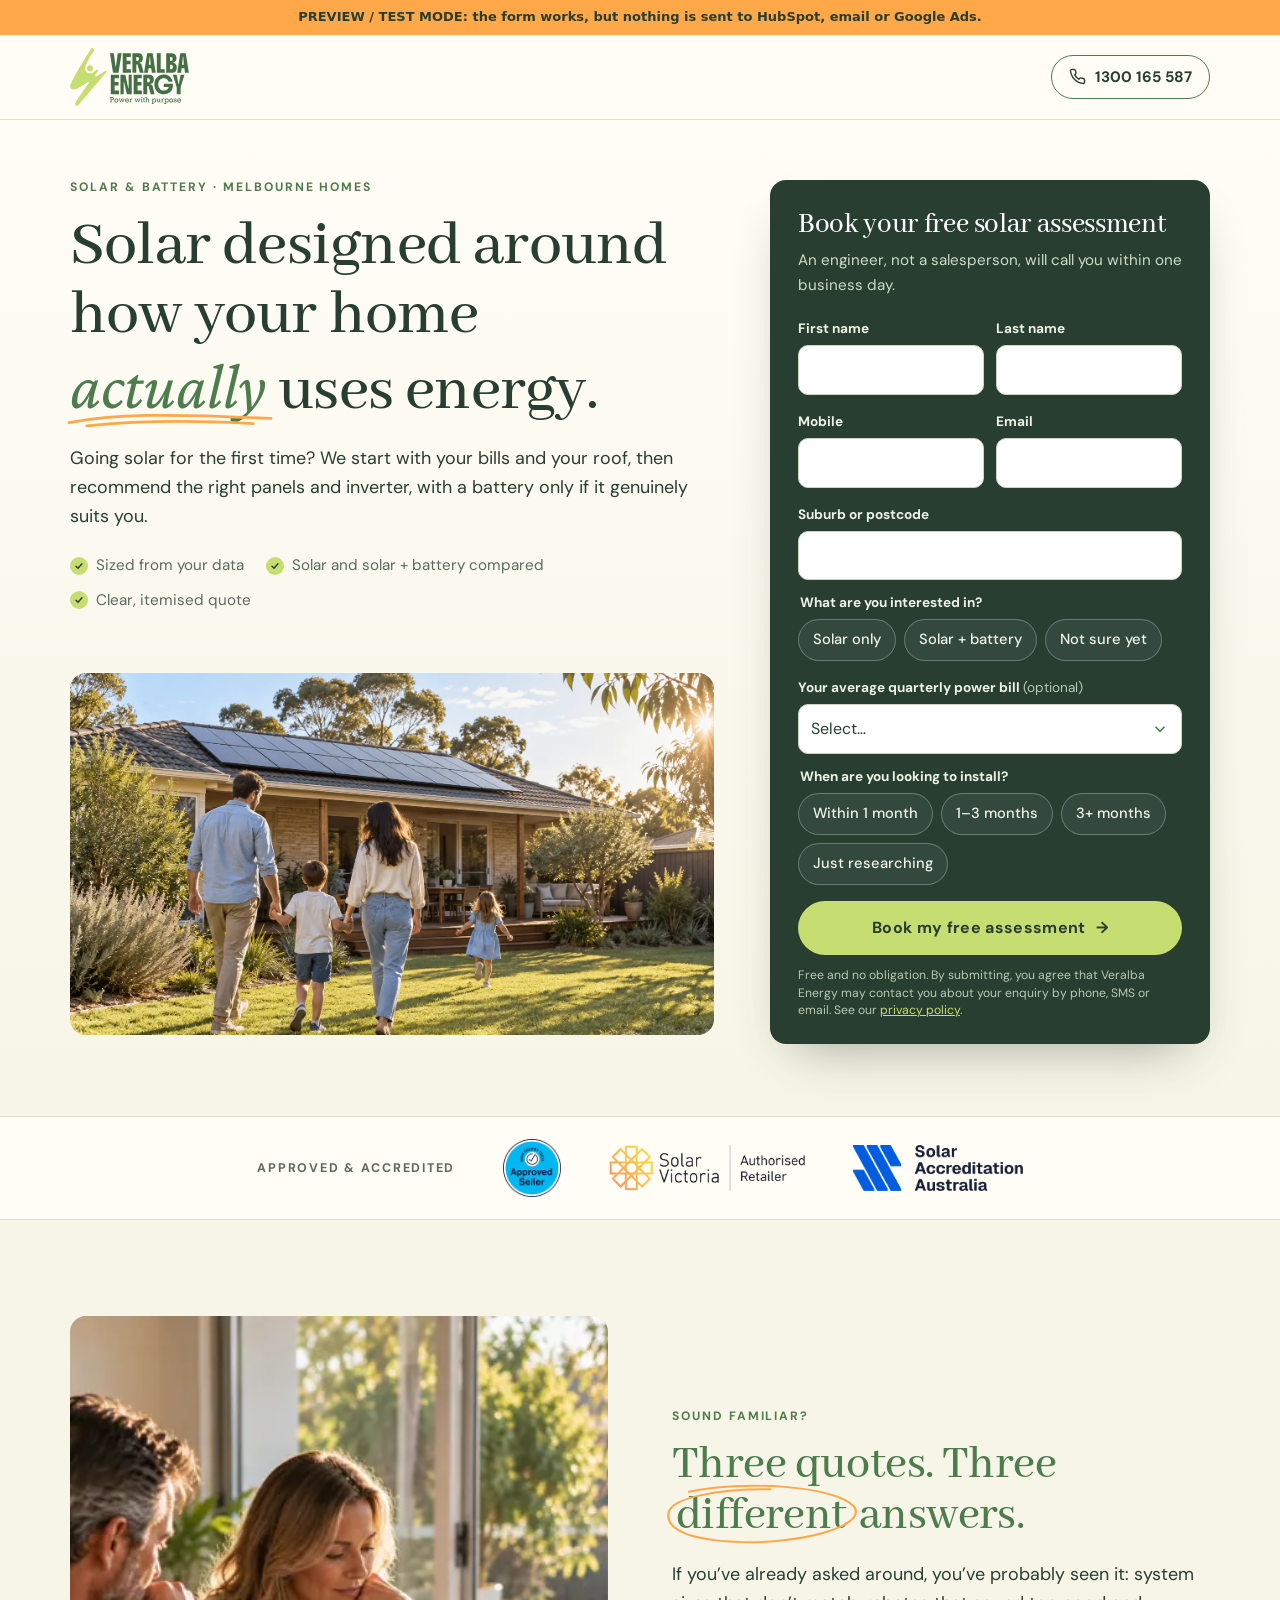
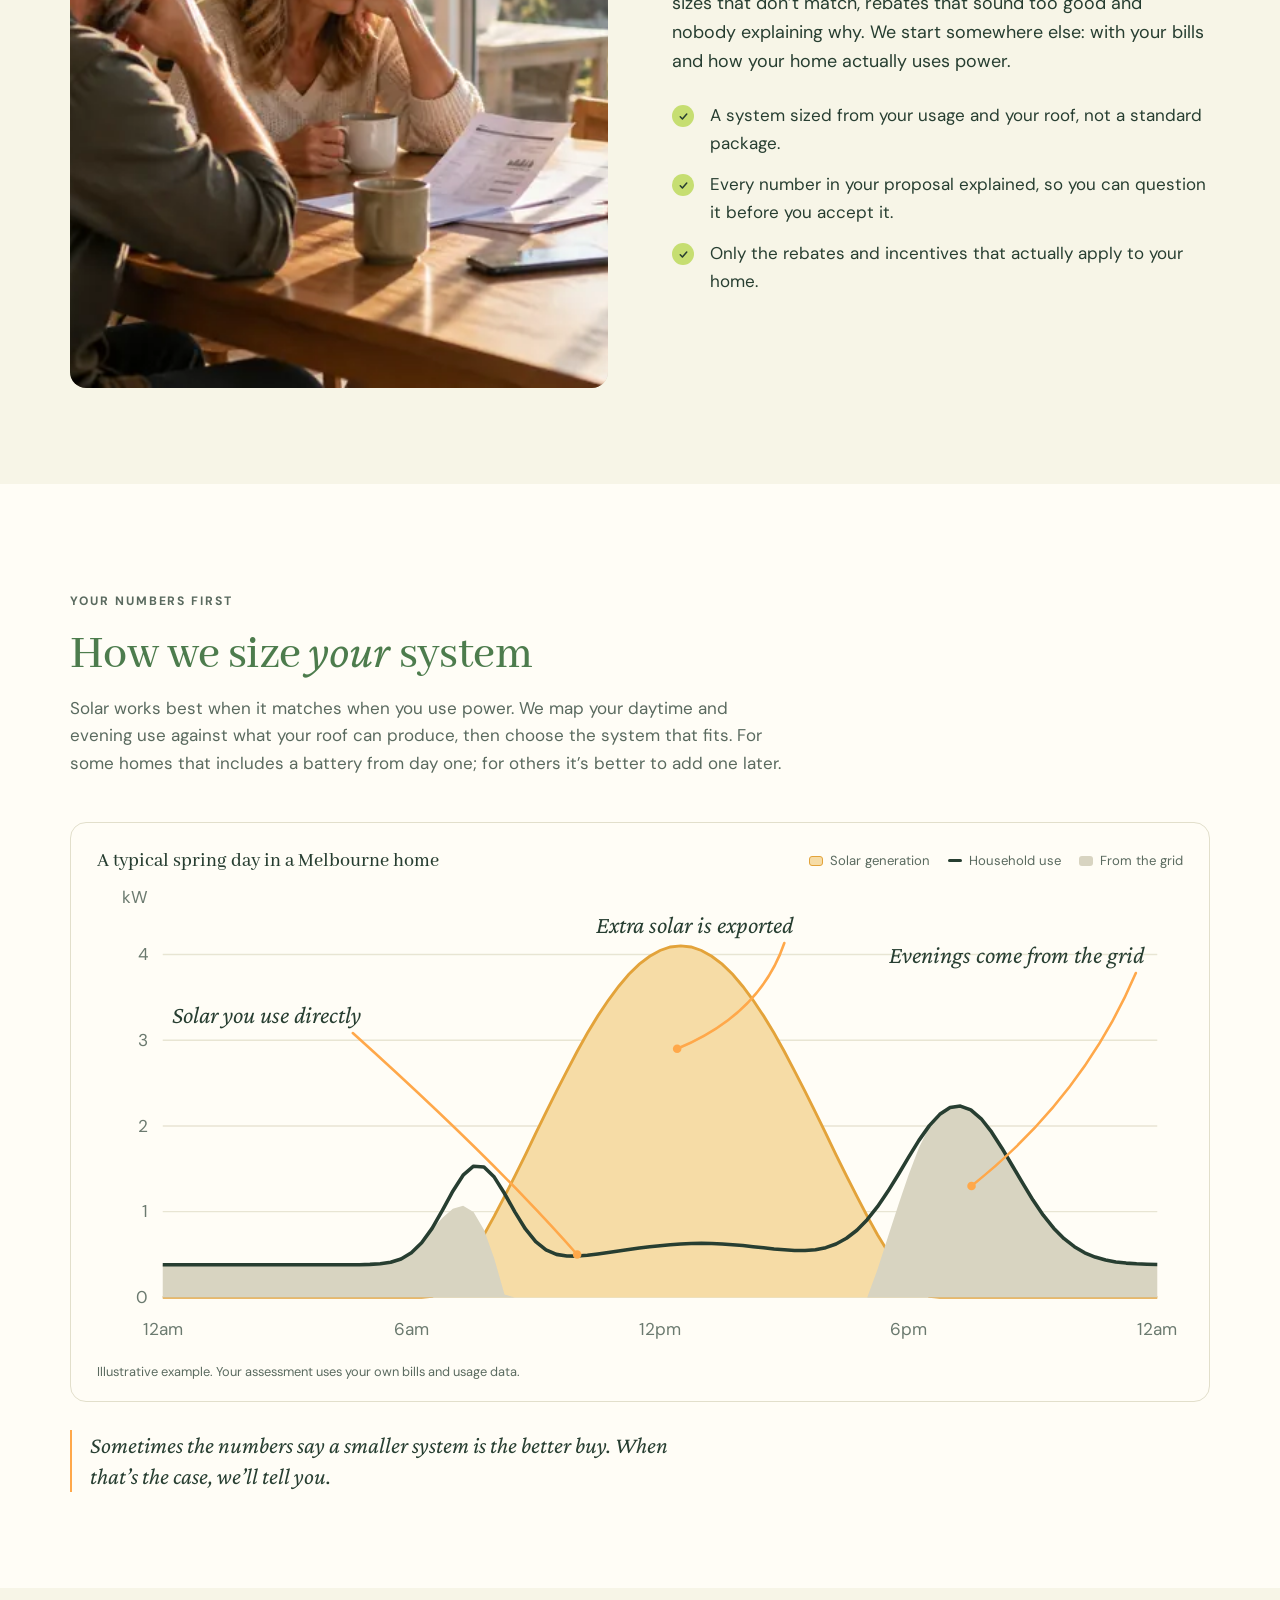
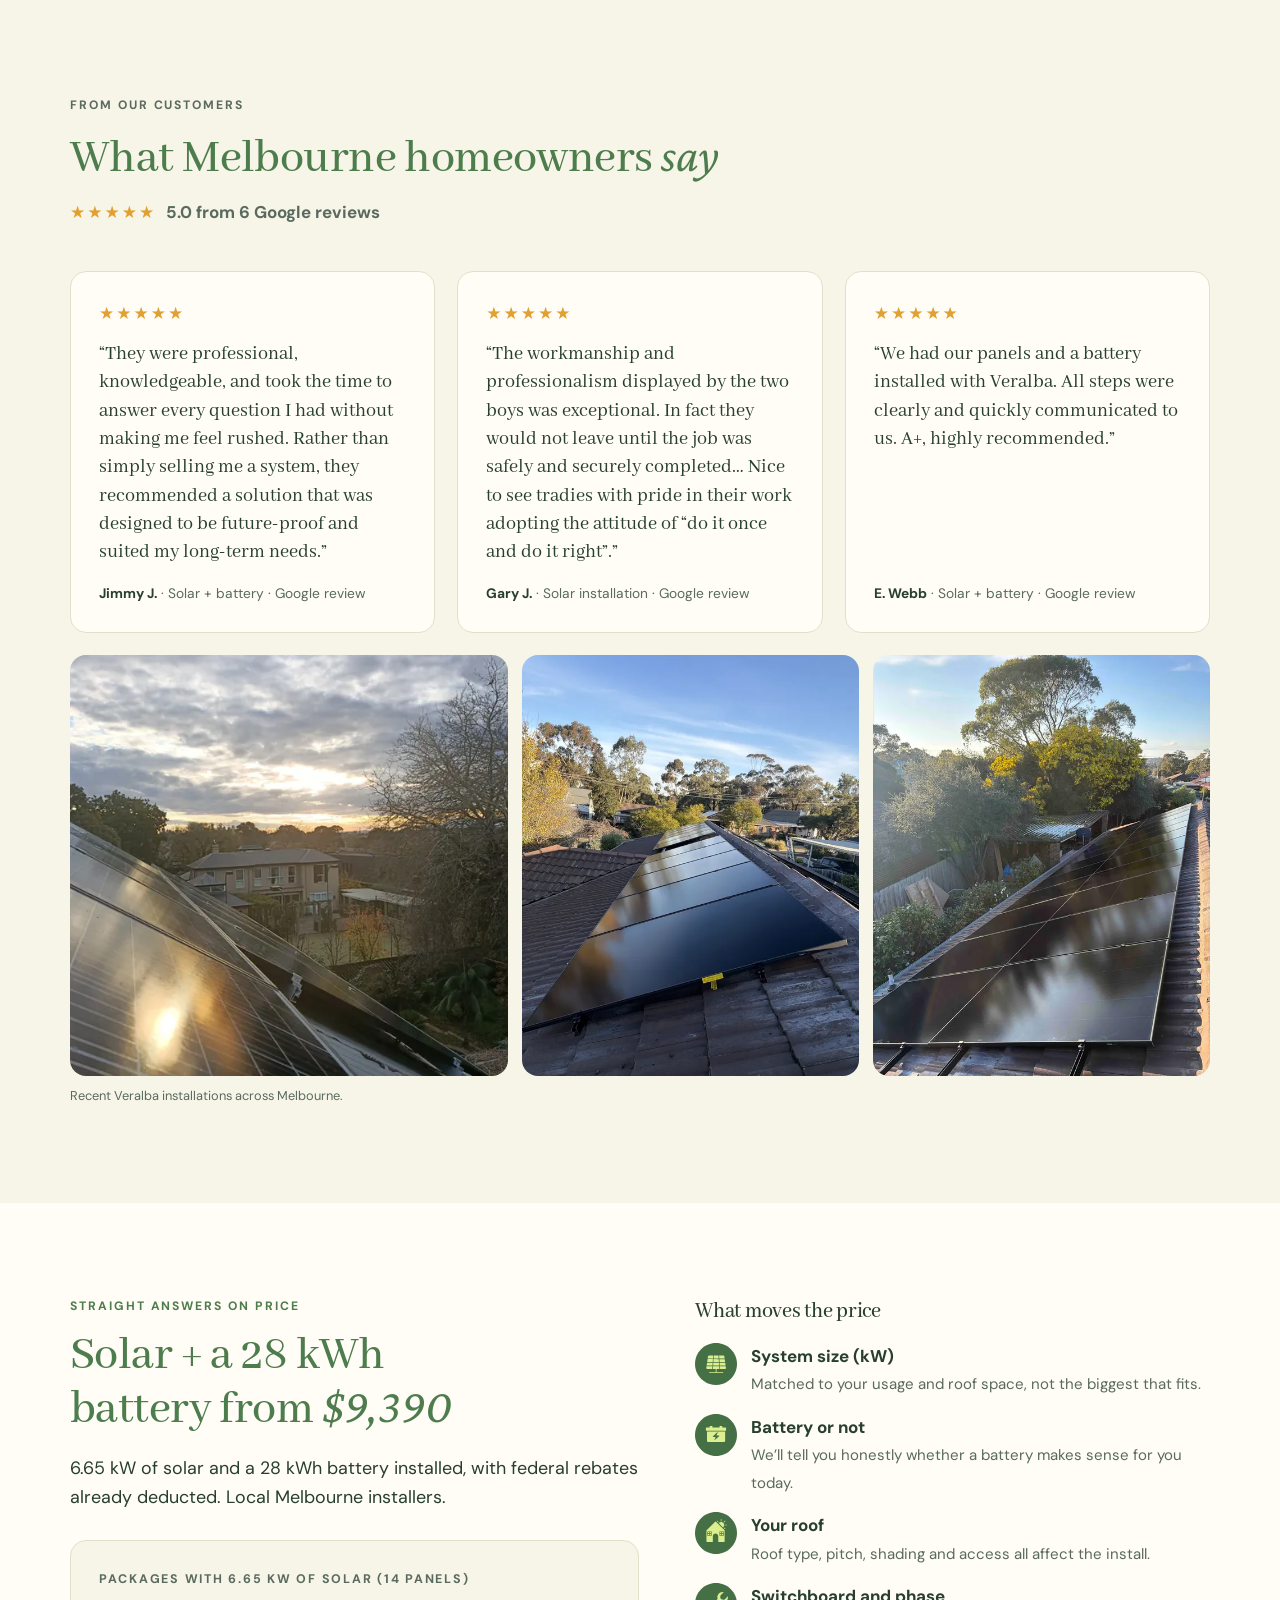
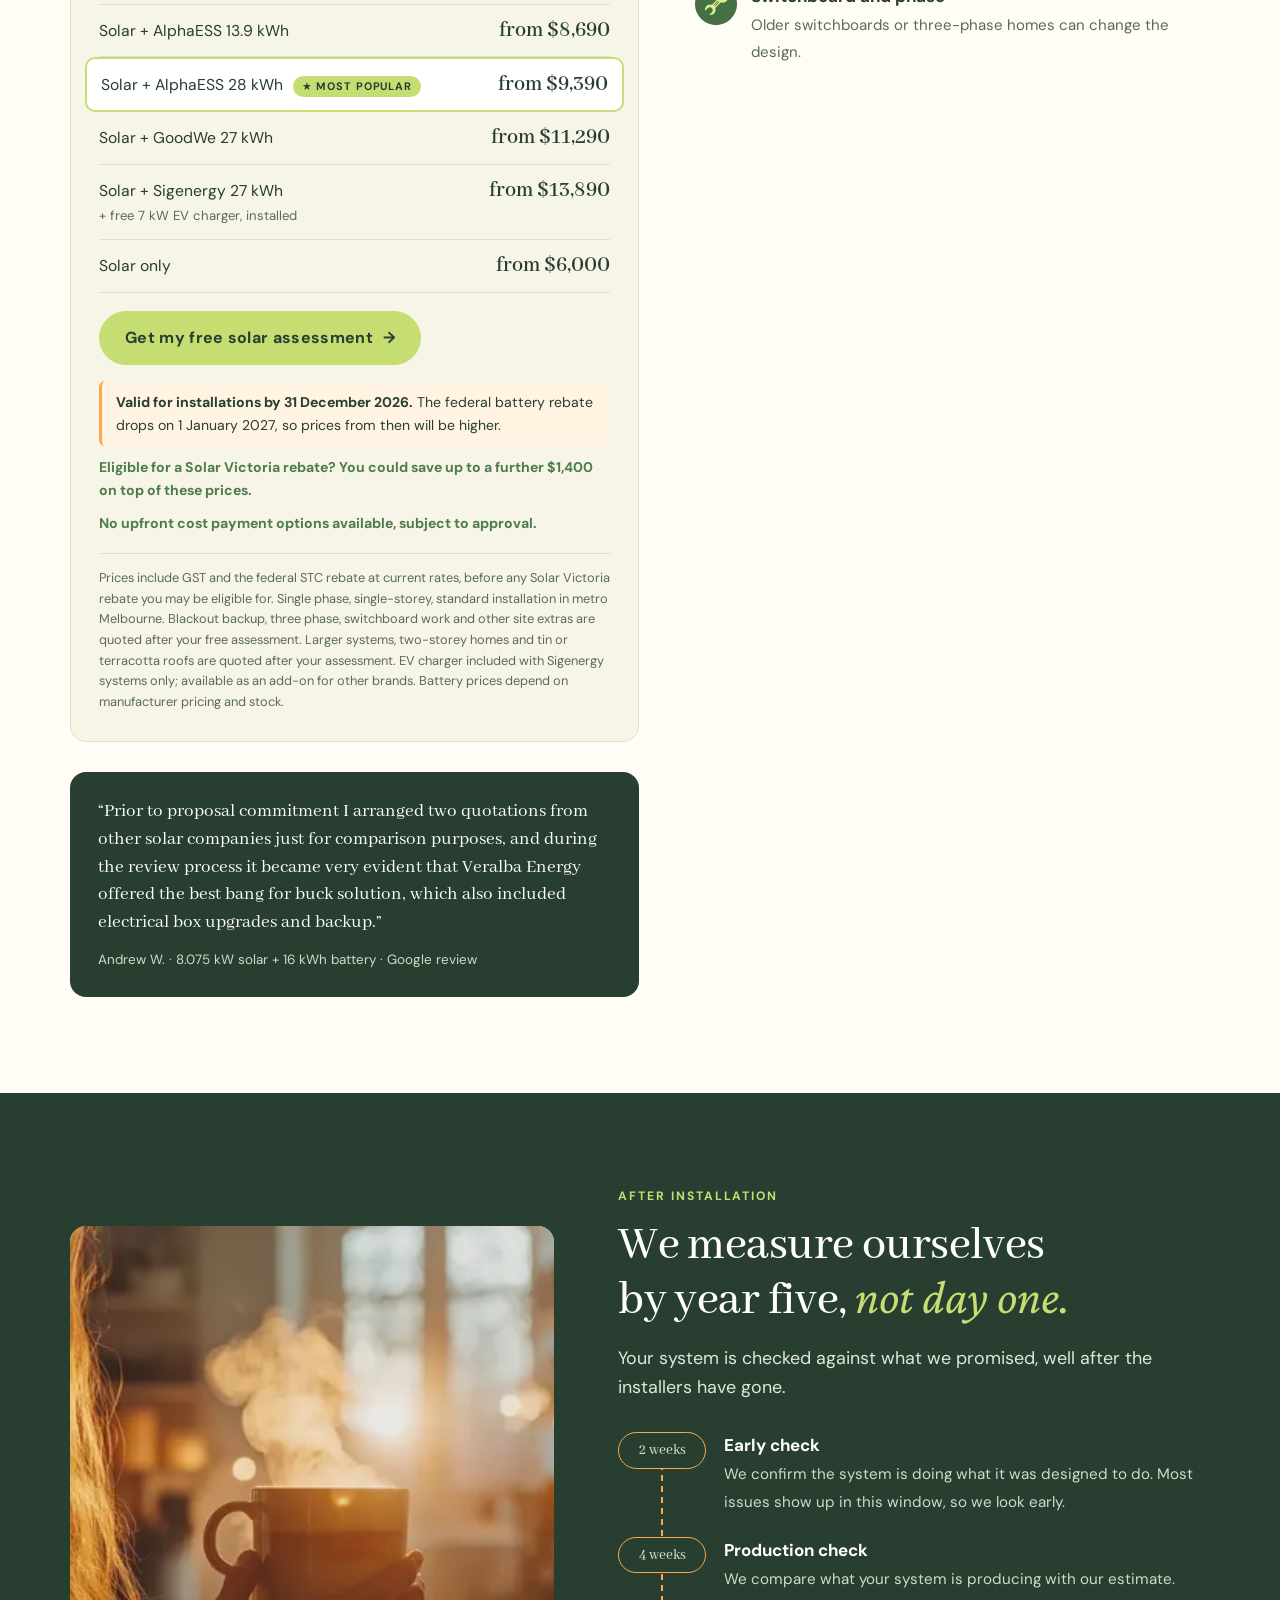
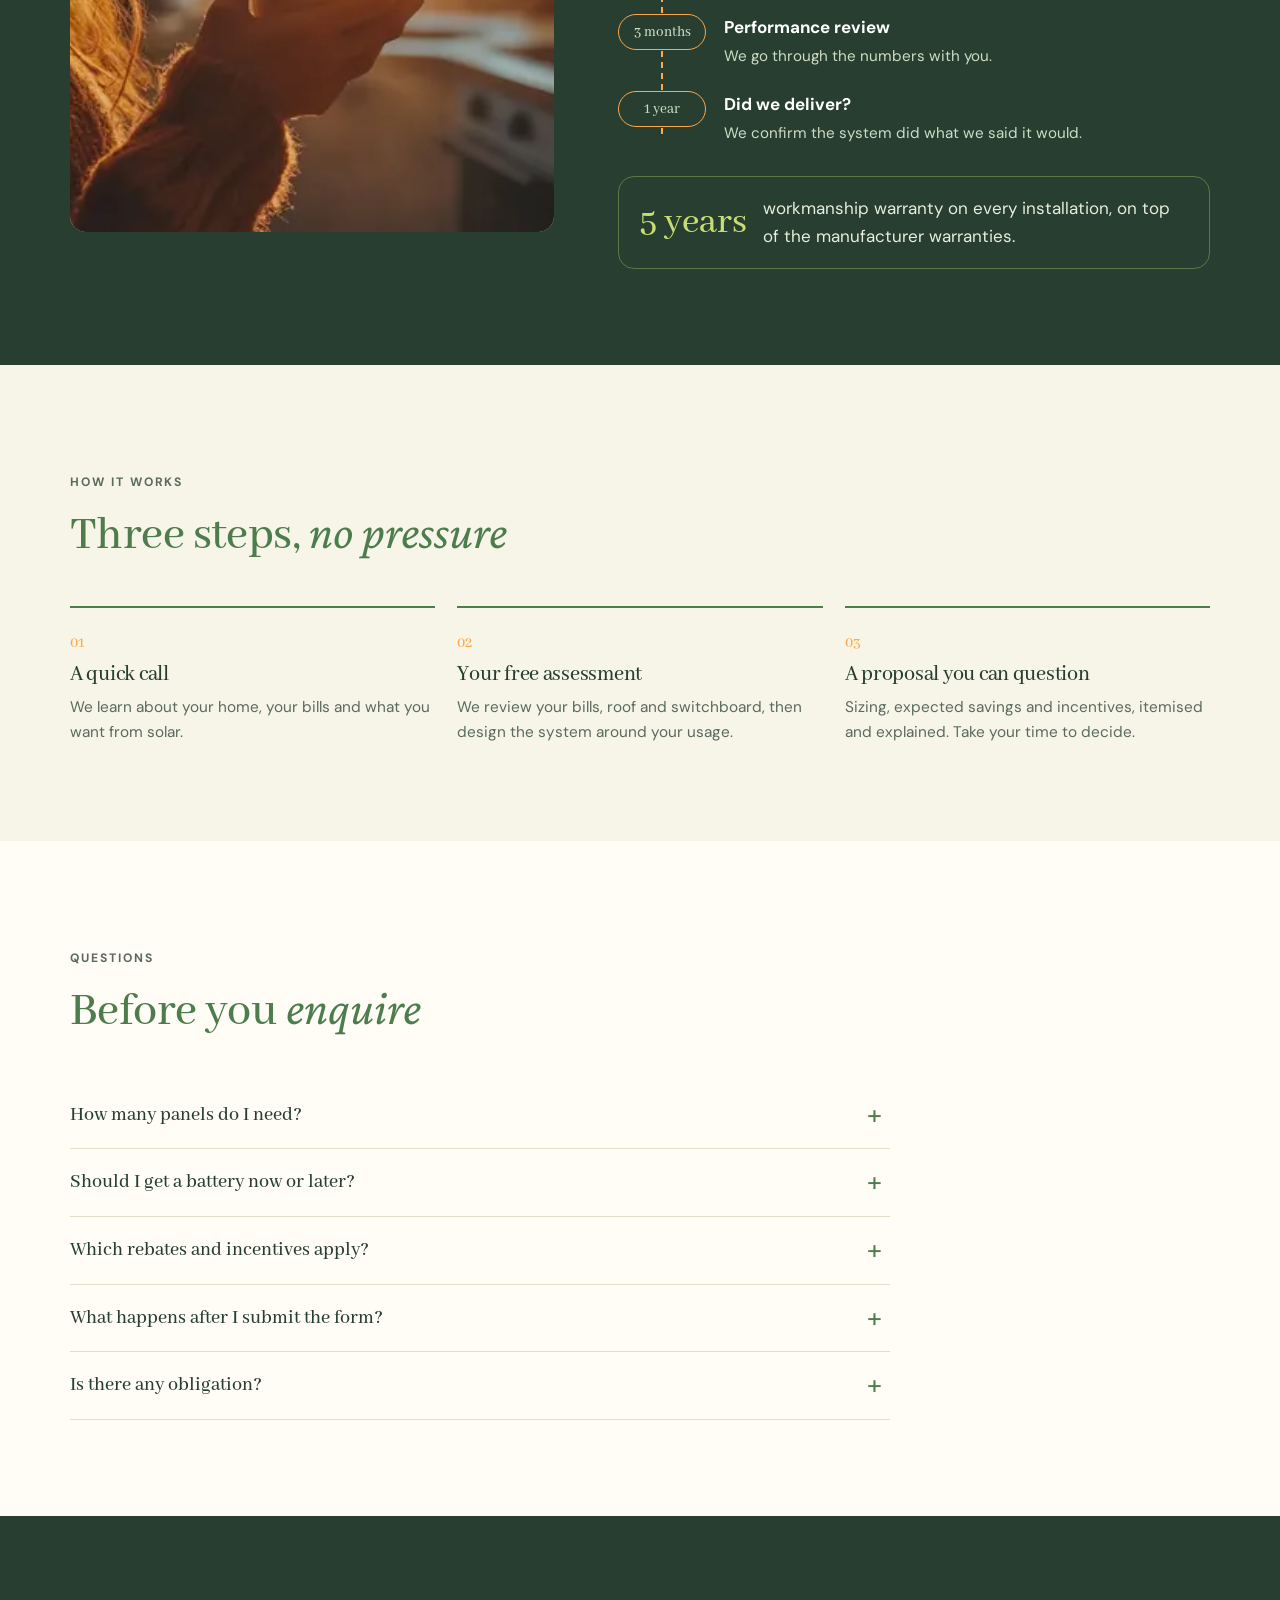
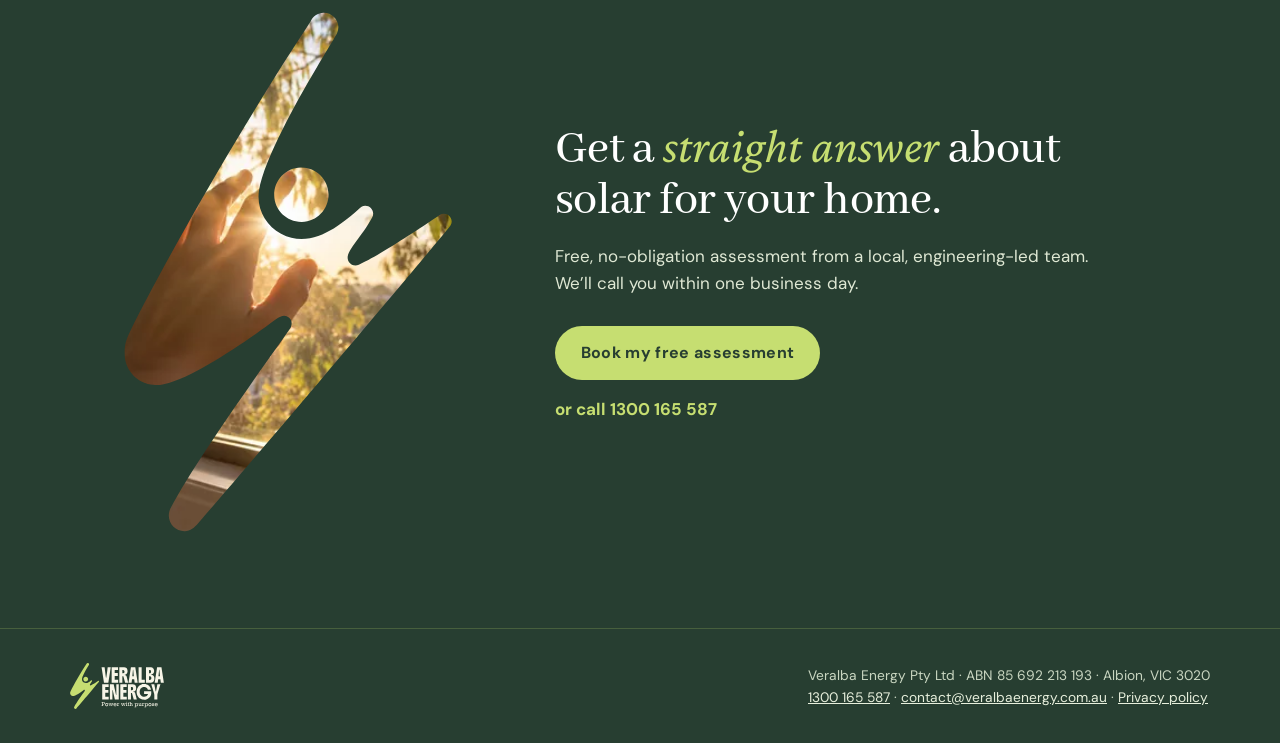
<file: en-au/index.html>
<!doctype html><html lang="en-AU"><head><meta charset="utf-8"><title>Redirecting… | Veralba Energy</title><meta name="robots" content="noindex"><link rel="canonical" href="/solar-assessment/"><meta http-equiv="refresh" content="0;url=/solar-assessment/"><script>location.replace("/solar-assessment/"+location.search+location.hash)</script></head><body><p><a href="/solar-assessment/">Continue to Veralba Energy</a></p></body></html>
</file>
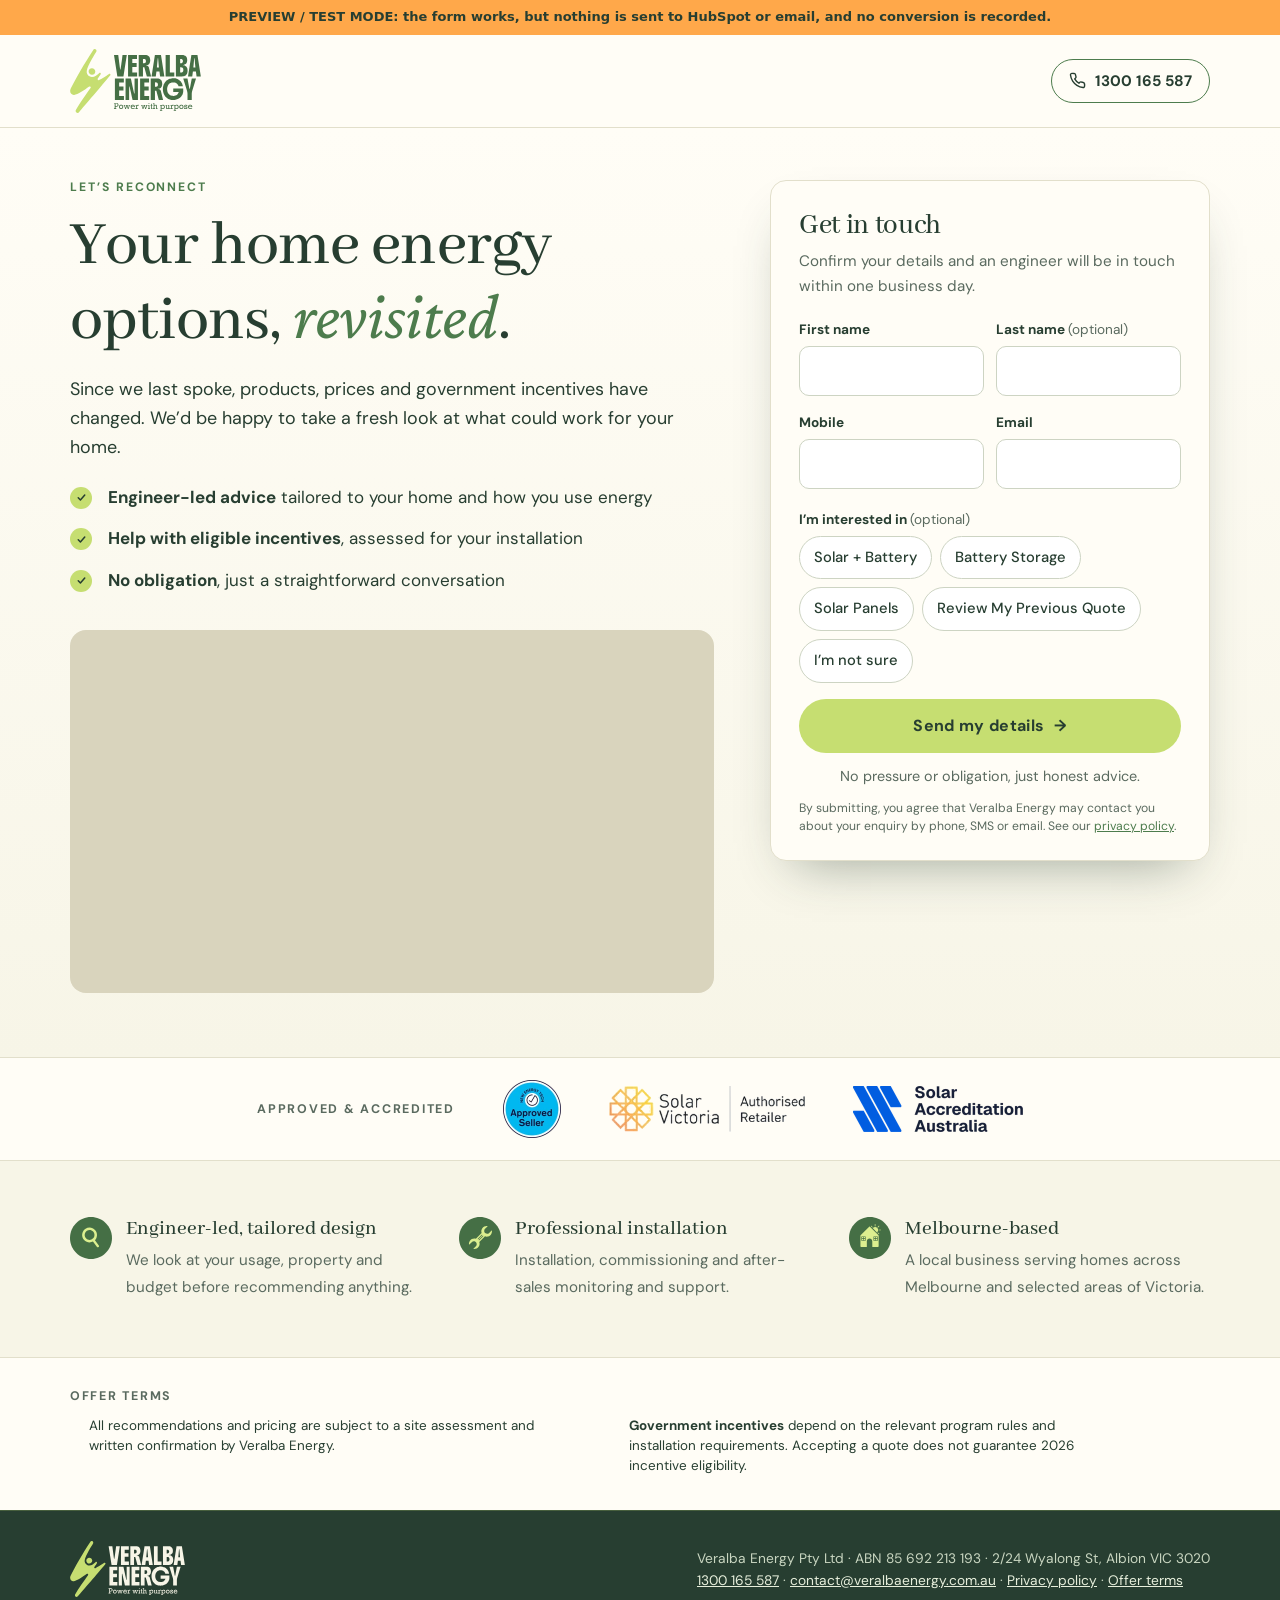
<file: reconnect/index.html>
<!doctype html>
<html lang="en-AU">
<head>
<meta charset="utf-8">
<meta name="viewport" content="width=device-width,initial-scale=1,viewport-fit=cover">
<title>Let's reconnect | Veralba Energy</title>
<meta name="description" content="Revisit your solar and battery options with Veralba Energy. Engineer-led advice for Melbourne and Victorian homes.">
<meta name="robots" content="noindex,nofollow">
<meta name="theme-color" content="#273e31">
<link rel="icon" href="../favicon.ico" sizes="any">
<link rel="icon" href="../assets/img/isotype.svg" type="image/svg+xml">
<link rel="apple-touch-icon" href="../apple-touch-icon.png">
<link rel="preconnect" href="https://fonts.gstatic.com" crossorigin>
<link rel="preconnect" href="https://fonts.googleapis.com">
<link rel="dns-prefetch" href="https://www.googletagmanager.com">
<link rel="preload" href="../assets/reconnect/fonts/abhaya-libre-500-latin.83ba8452.woff2" as="font" type="font/woff2" crossorigin>
<style>@font-face{font-family:Abhaya Libre;font-style:normal;font-weight:500;font-display:swap;src:url(../assets/reconnect/fonts/abhaya-libre-500-latin.83ba8452.woff2) format("woff2")}:root{color-scheme:light;--certainty:#4d7c4d;--clarity:#c6de71;--trust:#273e31;--sunrise:#ffa84a;--dawn:#f7f5e7;--paper:#fffdf6;--ink:#273e31;--muted:#5a6a5f;--line:#e2dfcb;--title:"Abhaya Libre",Georgia,"Times New Roman",serif;--accent:"Crimson Pro","Minion Pro",Georgia,serif;--body:"DM Sans",system-ui,-apple-system,"Segoe UI",Roboto,Arial,sans-serif;--maxw:1180px;--r:16px;--shadow:0 24px 50px -24px rgba(39,62,49,.45)}*{box-sizing:border-box}html{-webkit-text-size-adjust:100%;scroll-behavior:smooth}body{margin:0;background:var(--dawn);color:var(--ink);font:400 17px/1.62 var(--body)}img{max-width:100%;height:auto;display:block}a{color:var(--certainty)}:focus-visible{outline:3px solid var(--sunrise);outline-offset:2px}.wrap{max-width:var(--maxw);margin:0 auto;padding-inline:20px}.sr{position:absolute!important;width:1px;height:1px;overflow:hidden;clip:rect(0 0 0 0);white-space:nowrap}p{margin:0}h1,h2,h3{font-family:var(--title);font-weight:500;line-height:1.06;margin:0;letter-spacing:-.012em;text-wrap:balance}h1{font-size:clamp(2.4rem,5.2vw,4.1rem)}h2{font-size:clamp(2rem,3.9vw,3rem);color:var(--certainty)}.hl{font-family:var(--accent);font-style:italic;font-weight:400;letter-spacing:0}.eyebrow{font:700 .76rem/1.3 var(--body);letter-spacing:.16em;text-transform:uppercase;color:var(--certainty);margin:0 0 16px}.lede{font-size:1.12rem;max-width:36em;margin:18px 0 0}sup{font:700 .5em/0 var(--body);vertical-align:super}sup a{color:inherit;text-decoration:none}.top{background:var(--paper);border-bottom:1px solid var(--line);position:relative;z-index:6}.top .wrap{display:flex;align-items:center;justify-content:space-between;gap:16px;height:92px}.top .logo{display:block;line-height:0}.top .logo img{height:64px;width:auto}.call{display:inline-flex;align-items:center;gap:9px;font-weight:700;font-size:.95rem;text-decoration:none;color:var(--trust);border:1.5px solid var(--certainty);border-radius:999px;padding:9px 17px;white-space:nowrap;min-height:44px}.call svg{width:17px;height:17px;flex:none}.call:hover{background:var(--certainty);color:#fff}.hero{background:linear-gradient(180deg,var(--paper) 0%,var(--dawn) 100%);border-bottom:1px solid var(--line)}.hero .wrap{display:grid;grid-template-columns:minmax(0,1fr) minmax(0,440px);grid-template-areas:"text form" "photo form";gap:36px 56px;padding-block:52px 64px;align-items:start}.hero-text{grid-area:text}.hero h1{color:var(--trust);max-width:14em}.hero h1 .hl{color:var(--certainty)}.hero h1 sup{color:var(--muted)}.offer{font:700 clamp(1.08rem,2.2vw,1.25rem)/1.45 var(--body);color:var(--trust);max-width:30em;background:#fff3e2;border-left:3px solid var(--sunrise);border-radius:6px;padding:12px 16px;margin-top:18px}.hero-img{grid-area:photo;border-radius:var(--r);overflow:hidden;aspect-ratio:16/9;background:#d9d4bd;margin:0}.hero-img picture,.hero-img img{display:block;width:100%;height:100%}.hero-img img{object-fit:cover;object-position:var(--focus,50% 50%)}.checks{list-style:none;padding:0;margin:22px 0 0;display:grid;gap:14px}.checks li{display:grid;grid-template-columns:26px 1fr;gap:12px;align-items:start}.checks li:before{content:"";width:22px;height:22px;margin-top:3px;border-radius:50%;background:var(--clarity) url("data:image/svg+xml,%3Csvg xmlns='http://www.w3.org/2000/svg' viewBox='0 0 24 24'%3E%3Cpath d='M6 12.5l4 4 8-9' fill='none' stroke='%23273e31' stroke-width='2.8' stroke-linecap='round' stroke-linejoin='round'/%3E%3C/svg%3E") no-repeat center/13px}.checks li.promo strong{background:linear-gradient(transparent 62%,#ffa84a59 62%)}.checks sup{color:var(--muted)}.formcard{grid-area:form;background:var(--paper);color:var(--ink);border:1px solid var(--line);border-radius:var(--r);box-shadow:var(--shadow);padding:30px 28px 24px;scroll-margin-top:16px;justify-self:end;width:100%;max-width:480px}.formcard h2{font-size:1.8rem;color:var(--trust)}.formcard .sub{margin:8px 0 20px;color:var(--muted);font-size:.95rem}.formerror{display:none;background:#fbeae7;border:1px solid #efc2bb;color:#6f1e18;border-radius:10px;padding:12px 14px;font-size:.9rem;margin-bottom:12px}.formerror.show{display:block}.hp{position:absolute;left:-9999px}.grid2{display:grid;grid-template-columns:1fr 1fr;gap:0 12px}.field{margin:0 0 12px;min-width:0}fieldset.field{border:0;padding:0;margin:4px 0 16px}.field label,.field legend{display:block;font-size:.85rem;font-weight:700;margin-bottom:5px;color:var(--trust);padding:0}.opt{font-weight:400;color:var(--muted)}input[type=text],input[type=email],input[type=tel]{width:100%;font:inherit;font-size:16px;color:var(--ink);background:#fff;border:1.5px solid #cdd4c3;border-radius:10px;padding:11px 12px;min-height:48px;appearance:none;-webkit-appearance:none}input:focus{outline:none;border-color:var(--certainty);box-shadow:0 0 0 3px #c6de71a6}.field.bad input{border-color:#c4472f;box-shadow:0 0 0 2px #c4472f33}.msg{font-size:.82rem;color:#a8322a;margin-top:4px}.msg button{font:inherit;color:var(--certainty);text-decoration:underline;background:none;border:0;padding:0;cursor:pointer}.pills{display:flex;flex-wrap:wrap;gap:8px}.pills label{margin:0;font-weight:500;font-size:.92rem;cursor:pointer;position:relative}.pills input{position:absolute;opacity:0;width:1px;height:1px}.pills span{display:inline-block;border:1.5px solid #cdd4c3;background:#fff;color:var(--trust);border-radius:999px;padding:9px 14px;min-height:42px}.pills input:checked+span{background:var(--clarity);border-color:var(--clarity);font-weight:700}.pills input:focus-visible+span{outline:3px solid var(--sunrise);outline-offset:2px}.btn{display:inline-flex;justify-content:center;align-items:center;gap:10px;border:0;cursor:pointer;background:var(--clarity);color:var(--trust);font:700 1rem/1 var(--body);letter-spacing:.02em;border-radius:999px;padding:17px 26px;min-height:54px;text-decoration:none;transition:background .15s,transform .15s}.btn:hover{background:#b7d358}.btn:active{transform:translateY(1px)}.btn[disabled]{opacity:.65;cursor:wait}.btn.full{width:100%}.testpanel{display:none;color:var(--ink);background:#fff6e8;border:1.5px dashed var(--sunrise);border-radius:10px;padding:12px;font-size:.8rem;margin-top:12px;white-space:pre-wrap;word-break:break-word}.reassure{text-align:center;font-size:.9rem;color:var(--muted);margin-top:12px}.fine{font-size:.76rem;color:var(--muted);margin-top:12px;line-height:1.45}.badges{background:var(--paper);border-bottom:1px solid var(--line)}.badges .wrap{display:flex;align-items:center;justify-content:center;flex-wrap:wrap;gap:18px 48px;padding-block:22px}.badges p{font-size:.78rem;letter-spacing:.14em;text-transform:uppercase;font-weight:700;color:var(--muted)}.badges img{height:46px;width:auto}.badges img.tall{height:58px}.trust3{list-style:none;margin:0;padding:0;display:grid;grid-template-columns:repeat(3,minmax(0,1fr));gap:28px}.trust3 li{display:grid;grid-template-columns:42px 1fr;gap:14px;align-items:start}.trust3 img{width:42px;height:42px}.trust3 strong{display:block;font:500 1.3rem/1.2 var(--title);color:var(--trust);margin-bottom:4px}.trust3 span{font-size:.95rem;color:var(--muted)}.s{padding-block:56px}.terms{background:var(--paper);border-top:1px solid var(--line);scroll-margin-top:12px}.terms .wrap{padding-block:30px 34px}.terms .in{max-width:1040px}.terms h2{font:700 .78rem/1.3 var(--body);letter-spacing:.14em;text-transform:uppercase;color:var(--muted);margin:0 0 12px}.terms ul{margin:0;padding:0;list-style:none;display:grid;grid-template-columns:repeat(2,minmax(0,1fr));gap:12px 40px;font-size:.84rem;line-height:1.5;color:var(--trust)}.terms li{display:grid;grid-template-columns:1.1em 1fr;gap:4px;align-items:baseline}.terms li .m{font-weight:700;color:var(--certainty)}.terms li b{font-weight:700}.terms li.wide{grid-column:1/-1}footer{background:var(--trust);color:#c9d6c1;font-size:.86rem;border-top:1px solid rgba(198,222,113,.2)}footer .wrap{display:flex;flex-wrap:wrap;justify-content:space-between;align-items:center;gap:20px;padding-block:30px}footer .flogo{display:block;line-height:0}footer .flogo img{height:56px;width:auto}footer a{color:#e7efdc}.pv{position:fixed;left:50%;bottom:14px;transform:translate(-50%);z-index:30;display:flex;gap:6px;align-items:center;background:#1b1b1b;color:#fff;padding:7px 9px;border-radius:12px;font:500 13px/1.2 var(--body);box-shadow:0 8px 24px #00000059;max-width:calc(100% - 24px);overflow-x:auto;white-space:nowrap}.pv a{color:#fff;text-decoration:none;padding:7px 10px;border-radius:8px;background:#333}.pv a[aria-current=true]{background:var(--clarity);color:var(--trust);font-weight:700}.dbg{margin:0;background:#111;color:#d9f99d;font:12px/1.5 ui-monospace,Menlo,Consolas,monospace;padding:16px;white-space:pre-wrap;word-break:break-word}.testbar{background:var(--sunrise);color:var(--trust);font:700 13px/1.3 system-ui,sans-serif;padding:9px 16px;text-align:center}.ty{padding-block:64px 90px}.ty .wrap{display:grid;grid-template-columns:minmax(0,1.1fr) minmax(0,.9fr);gap:56px;align-items:start}.ty h1{color:var(--certainty)}.prep{background:var(--paper);border:1px solid var(--line);border-radius:var(--r);padding:26px 28px;margin-top:30px}.prep h2{font-size:1.55rem;color:var(--trust)}.prep ol{margin:16px 0 0;padding-left:1.2em;display:grid;gap:10px}.photo{border-radius:var(--r);overflow:hidden;background:#d9d4bd;aspect-ratio:4/5}.photo img{width:100%;height:100%;object-fit:cover}@media(max-width:980px){.hero .wrap{grid-template-columns:minmax(0,1fr);grid-template-areas:"photo" "text" "form";gap:28px}.formcard{justify-self:stretch;max-width:none}.trust3{grid-template-columns:minmax(0,1fr);gap:20px}.ty .wrap{grid-template-columns:minmax(0,1fr);gap:36px}}@media(max-width:700px){body{font-size:16px}.wrap{padding-inline:16px}.top .wrap{height:74px}.top .logo img{height:52px}.call .num{display:none}.call{padding:9px 13px}.hero .wrap{padding-block:16px 36px;gap:22px}.hero-img{aspect-ratio:3/2}.formcard{padding:24px 18px 20px}.grid2{grid-template-columns:minmax(0,1fr)}.badges .wrap{gap:16px 28px}.badges img{height:36px}.badges img.tall{height:46px}.badges p{width:100%;text-align:center}.s{padding-block:40px}.terms .wrap{padding-block:26px 28px}.terms ul{grid-template-columns:minmax(0,1fr);gap:10px;font-size:.82rem}footer .flogo img{height:52px}.ty{padding-block:36px 56px}.pv{bottom:10px}}@media(prefers-reduced-motion:reduce){html{scroll-behavior:auto}*{transition:none!important}}</style>
<script>(function(){"use strict";var l={hubspotPortalId:"443106587",hubspotFormGuid:"b14ff18e-c601-4391-87a6-10dcee41bdaf",hubspotHosts:["https://api.hsforms.com","https://api-ap1.hsforms.com"],fields:{firstname:"firstname",lastname:"lastname",phone:"phone",email:"email",interest:"property_type",message:"message"},coreFields:["firstname","lastname","email","phone"],interestOptions:[["Solar + Battery","Solar and Battery"],["Battery Storage","commercial"],["Solar Panels","residential"],["Review My Previous Quote","Review My Previous Quote"],["I'm not sure","I'm not sure"]],campaignInterest:{solar:"Solar and Battery",battery:"commercial",quote:"Review My Previous Quote"},messageSource:"HubSpot Email Re-engagement",messageCampaign:"November 2026",landingPath:"/reconnect",thankYouUrl:"../thank-you-reconnect/",backupUrl:"https://veralbaenergy.com.au/lead-backup.php",tokenKey:"vb_reconnect_submission",liveHostSuffix:"veralbaenergy.com.au"},v=window.VB_STANDALONE||null,U=v&&v.img||{family:{m:"../assets/reconnect/img/family-480.6aeb7720.avif 480w, ../assets/reconnect/img/family-720.04c3a1a2.avif 720w",mw:"../assets/reconnect/img/family-480.7c0b1154.webp 480w, ../assets/reconnect/img/family-720.376ddc27.webp 720w",d:"../assets/reconnect/img/family-960.67108857.avif 960w, ../assets/reconnect/img/family-1280.bf9a050f.avif 1280w",dw:"../assets/reconnect/img/family-960.5347218a.webp 960w, ../assets/reconnect/img/family-1280.f4b99f25.webp 1280w",alt:"A family walking across their backyard towards their home with solar panels at sunset",focus:"58% 45%"},evening:{m:"../assets/reconnect/img/evening-480.228d28c2.avif 480w, ../assets/reconnect/img/evening-720.baa7b200.avif 720w",mw:"../assets/reconnect/img/evening-480.0fbf3dab.webp 480w, ../assets/reconnect/img/evening-720.67560f8c.webp 720w",d:"../assets/reconnect/img/evening-960.afd5fe38.avif 960w, ../assets/reconnect/img/evening-1280.b136e5bf.avif 1280w",dw:"../assets/reconnect/img/evening-960.02ae7bab.webp 960w, ../assets/reconnect/img/evening-1280.7fa9d104.webp 1280w",alt:"A family at home in the evening, lights on, dinner cooking",focus:"50% 50%"},couple:{m:"../assets/reconnect/img/couple-480.10b7e5b5.avif 480w, ../assets/reconnect/img/couple-720.b213054c.avif 720w",mw:"../assets/reconnect/img/couple-480.e5571ad1.webp 480w, ../assets/reconnect/img/couple-720.667f8af0.webp 720w",d:"../assets/reconnect/img/couple-960.8bd7d835.avif 960w, ../assets/reconnect/img/couple-1280.1ced88ad.avif 1280w",dw:"../assets/reconnect/img/couple-960.e7432367.webp 960w, ../assets/reconnect/img/couple-1280.9b419898.webp 1280w",alt:"A couple reading an electricity bill at their kitchen table in the morning",focus:"62% 50%"}},b="(max-width:700px) calc(100vw - 32px), (max-width:980px) calc(100vw - 40px), 640px",P="(max-width:700px)",F="(min-width:701px)",T='<sup><a href="#terms" aria-label="See offer terms">*</a></sup>',G='<sup><a href="#terms" aria-label="See offer terms">\u2020</a></sup>',I="<b>Government incentives</b> depend on the relevant program rules and installation requirements. Accepting a quote does not guarantee 2026 incentive eligibility.",N="Offers are subject to equipment availability, site suitability and written confirmation by Veralba Energy. Promotional benefits cannot be exchanged for cash or combined with other offers unless expressly agreed.",$="Offers are subject to equipment availability, site suitability and written confirmation by Veralba Energy.",W="Promotional offers apply only to qualifying installations accepted during the applicable advertised promotional period. "+$,H={solar:{segment:"Solar + Battery",photo:"family",eyebrow:"Worth another look?",h1:'Solar + Battery <span class="hl">from</span> $9,390'+T,lede:"Government solar and battery incentives are changing in January 2027. Now could be a good time to revisit your options.",benefits:[["promo","<strong>Free 7 kW EV charger</strong>"+G+" with Sigenergy battery packages"],["","<strong>Engineer-designed system</strong> tailored to your home and energy use"],["","<strong>Help with eligible incentives</strong>, assessed for your installation"]],cta:"Explore My Options",terms:[["*","<b>Solar + Battery from $9,390.</b> $9,390 is the starting price for 6.65 kW of solar (14 panels) with an AlphaESS 28 kWh battery, including GST with the federal STC rebate applied at current rates, for a single-phase, single-storey, standard installation in metro Melbourne, installed by 31 December 2026. Final pricing depends on system design, equipment selection, property requirements, site assessment and eligibility for applicable incentives."],["\u2020","<b>Free EV charger.</b> A 7 kW EV charger is included, fully installed, with Sigenergy battery systems only. Available as an add-on for other brands. Inclusions must be confirmed by Veralba in writing."],["",I],["",N]]},battery:{segment:"Battery Storage",photo:"evening",eyebrow:"Already have solar?",h1:'AlphaESS 28&nbsp;kWh Battery <span class="hl">from</span> $5,900'+T,lede:"Store the solar energy your panels already make and use it in the evening. Our engineers will check your existing system and tell you honestly whether a battery is a good fit.",benefits:[["","<strong>Compatibility check</strong> of your existing solar system"],["","<strong>Help with eligible incentives</strong>, assessed for your installation"],["","<strong>Clear, itemised quote</strong> before you decide"]],cta:"Explore My Battery Options",terms:[["*","<b>AlphaESS 28 kWh battery from $5,900.</b> AlphaESS 13.9 kWh from $4,990. Prices include GST with the federal STC rebate applied at current rates, for installations by 31 December 2026. The advertised starting price applies to eligible single-phase, single-storey installations in metro Melbourne and qualifying configurations. Compatibility with your existing solar system must be verified, and switchboard upgrades or other electrical or installation modifications may affect pricing."],["","<b>Government incentives</b> are subject to the applicable program requirements. Accepting a quote does not guarantee 2026 incentive eligibility."],["",N]]},quote:{segment:"Review Previous Quote",photo:"couple",eyebrow:"Your previous proposal",h1:'New lower battery prices, <span class="hl">plus $300 off</span>',offer:"Additional $300 credit"+T+" on qualifying previous proposals accepted by 25&nbsp;November&nbsp;2026",lede:"Since we last spoke we’ve cut our battery prices. A 28 kWh battery now starts at $5,900, a GoodWe 27 kWh from $7,990, and a Sigenergy 27 kWh with a free EV charger, fully installed, from $10,590. Book by 25 November and we’ll take a further $300 off your installation.",benefits:[["","<strong>A fresh review</strong> of your original proposal by our team"],["","<strong>Current pricing and incentives</strong> confirmed before anything is signed"],["","<strong>No obligation</strong>, just a straightforward conversation"]],cta:"Update My Quote",terms:[["*","<b>Previous quotes.</b> Receive an additional $300 credit when you proceed with an eligible previous Veralba proposal by 25 November 2026. We'll review your original proposal, confirm the system details and provide updated pricing if necessary before you make a decision. The credit applies to qualifying installations and cannot be exchanged for cash or combined with other promotions."],["",I],["",W]]}},Q={terms:[["","All recommendations and pricing are subject to a site assessment and written confirmation by Veralba Energy."],["",I]]},w=new URLSearchParams(location.search),f=(w.get("campaign")||(v?"solar":"")).toLowerCase().trim(),c=Object.prototype.hasOwnProperty.call(H,f)?H[f]:null;c||(f="");var z=w.get("debug")==="1",Y=w.get("preview")==="1"||z||!!v,C=w.get("test")==="1"||location.hostname.slice(-l.liveHostSuffix.length)!==l.liveHostSuffix,A=c?c.segment:"General",g=U[c?c.photo:"family"],p={};["utm_source","utm_medium","utm_campaign","utm_content"].forEach(function(n){var t=w.get(n);try{t?sessionStorage.setItem("ve_"+n,t.slice(0,150)):t=sessionStorage.getItem("ve_"+n)}catch(u){}t&&(p[n]=t.slice(0,150))}),[[P,g.m],[F,g.d]].forEach(function(n){var t=document.createElement("link");t.rel="preload",t.as="image",t.type="image/avif",t.media=n[0],t.setAttribute("imagesrcset",n[1]),t.setAttribute("imagesizes",b),t.setAttribute("fetchpriority","high"),document.head.appendChild(t)});function h(n){return document.getElementById(n)}var y=window.VB={};y.banner=function(){C&&document.body.insertAdjacentHTML("afterbegin",'<div class="testbar">'+(v?"STANDALONE PREVIEW: the form works for testing, but nothing is sent and no tracking runs.":"PREVIEW / TEST MODE: the form works, but nothing is sent to HubSpot or email, and no conversion is recorded.")+"</div>")},y.hero=function(){if(c){if(h("eyebrow").textContent=c.eyebrow,h("h1").innerHTML=c.h1,h("lede").textContent=c.lede,c.offer){var n=h("offer");n.innerHTML=c.offer,n.hidden=!1}h("benefits").innerHTML=c.benefits.map(function(t){return"<li"+(t[0]?' class="'+t[0]+'"':"")+"><span>"+t[1]+"</span></li>"}).join(""),document.title=c.segment+" | Veralba Energy"}},y.photo=function(){var n=h("heroPhoto");n.style.setProperty("--focus",g.focus),n.innerHTML='<picture><source type="image/avif" media="'+P+'" srcset="'+g.m+'" sizes="'+b+'"><source type="image/webp" media="'+P+'" srcset="'+g.mw+'" sizes="'+b+'"><source type="image/avif" srcset="'+g.d+'" sizes="'+b+'"><source type="image/webp" srcset="'+g.dw+'" sizes="'+b+'"><img src="'+g.dw.split(" ")[0]+'" alt="'+g.alt+'" width="1280" height="853" fetchpriority="high" decoding="async"></picture>'},y.cta=function(){c&&(h("cta").textContent=c.cta)},y.form=function(){var n=f&&l.campaignInterest[f];if(n){var t=document.querySelector('#reconnectForm input[name="interest"][value="'+n+'"]');t&&(t.checked=!0)}},y.terms=function(){var n=(c||Q).terms;h("termsList").innerHTML=n.map(function(t){return'<li><span class="m" aria-hidden="true">'+t[0]+"</span><span>"+t[1]+"</span></li>"}).join("")};var B=/^[^\s@]+@[^\s@]+\.[a-z]{2,}$/i,R=["gmail.com","hotmail.com","outlook.com","yahoo.com","yahoo.com.au","bigpond.com","bigpond.net.au","icloud.com","live.com","live.com.au","optusnet.com.au","hotmail.com.au","outlook.com.au","me.com","tpg.com.au","iinet.net.au"];function J(n,t){var u=[],s,r;for(s=0;s<=t.length;s++)u[s]=[s];for(r=0;r<=n.length;r++)u[0][r]=r;for(s=1;s<=t.length;s++)for(r=1;r<=n.length;r++)u[s][r]=t[s-1]===n[r-1]?u[s-1][r-1]:Math.min(u[s-1][r-1]+1,u[s][r-1]+1,u[s-1][r]+1);return u[t.length][n.length]}function K(n){var t=n.lastIndexOf("@");if(t<1)return null;var u=n.slice(t+1).toLowerCase();if(R.indexOf(u)>-1)return null;var s=null,r=3;return R.forEach(function(S){var E=J(u,S);E<r&&(r=E,s=S)}),s?n.slice(0,t+1)+s:null}function M(n){var t=(n||"").replace(/[^\d+]/g,"");return t.indexOf("+61")===0?t="0"+t.slice(3):t.indexOf("61")===0&&t.length===11&&(t="0"+t.slice(2)),t.replace(/\D/g,"")}function Z(n){var t=document.cookie.match("(?:^|; )"+n+"=([^;]*)");return t?decodeURIComponent(t[1]):void 0}addEventListener("DOMContentLoaded",function(){var n=h("reconnectForm");if(!n)return;var t=n.querySelector(".formerror"),u=n.querySelector("button[type=submit]"),s=u.innerHTML;function r(a){var e=n.elements[a];return e&&e.value?e.value.trim():""}function S(){return[].slice.call(n.querySelectorAll('input[name="interest"]:checked')).map(function(a){return a.value})}function E(){var a=S();return l.interestOptions.filter(function(e){return a.indexOf(e[1])>-1}).map(function(e){return e[0]})}function k(a,e,i){var o=n.querySelector('[data-f="'+a+'"]');if(o){var m=o.querySelector(".msg");o.classList.toggle("bad",!!e&&!i),m&&(i?m.innerHTML=i:m.textContent=e||"")}}function X(){var a=!0,e=null;function i(o,m){a=!1,k(o,m),e||(e=n.elements[o])}return["firstname","email","phone"].forEach(function(o){k(o,"")}),r("firstname")||i("firstname","Please enter your first name."),/^0[2-478]\d{8}$/.test(M(r("phone")))||i("phone","Please enter a valid Australian phone number."),B.test(r("email"))||i("email","Please enter a valid email address."),e&&e.focus&&e.focus(),a}var x=n.elements.email;x.addEventListener("blur",function(){var a=K(x.value.trim());if(a&&B.test(x.value.trim())){k("email","",'Did you mean <button type="button" data-fix>'+a.replace(/</g,"")+"</button>?");var e=n.querySelector("[data-fix]");e&&e.addEventListener("click",function(){x.value=a,k("email","")})}});function j(){var a=E(),e=["Source: "+l.messageSource,"Campaign: "+l.messageCampaign,"Segment: "+A,"Customer Interest: "+(a.length?a.join(", "):"Not specified"),"Landing Page: "+l.landingPath+(f?"?campaign="+f:"")];return p.utm_source&&e.push("UTM Source: "+p.utm_source),p.utm_medium&&e.push("UTM Medium: "+p.utm_medium),p.utm_campaign&&e.push("UTM Campaign: "+p.utm_campaign),p.utm_content&&e.push("UTM Content: "+p.utm_content),e.join(`
`)}function V(){var a=l.fields,e=[];[["firstname",r("firstname")],["lastname",r("lastname")],["phone",M(r("phone"))],["email",r("email")]].forEach(function(o){o[1]&&e.push({name:a[o[0]],value:o[1]})});var i=S();return i.length&&e.push({name:a.interest,value:i.join(";")}),e.push({name:a.message,value:j()}),e}function ee(a,e){return fetch(a+"/submissions/v3/integration/submit/"+l.hubspotPortalId+"/"+l.hubspotFormGuid,{method:"POST",headers:{"Content-Type":"application/json"},body:JSON.stringify(e)}).then(function(i){return i.ok?"hubspot":i.text().then(function(o){var m=new Error("HubSpot "+i.status+" "+o.slice(0,300));throw m.status=i.status,m.body=o,m})})}function O(a,e){return e=e||0,ee(l.hubspotHosts[e],a).catch(function(i){if((!i.status||i.status===404)&&e+1<l.hubspotHosts.length)return O(a,e+1);throw i})}function te(){var a=V(),e={fields:a,context:{pageUri:location.origin+location.pathname+location.search,pageName:document.title}},i=Z("hubspotutk");return i&&(e.context.hutk=i),O(e).catch(function(o){if(o.status===400&&/FIELD_NOT_IN_FORM|INVALID_OPTION/.test(o.body||"")){var m={fields:a.filter(function(_){return l.coreFields.indexOf(_.name)>-1}),context:e.context};return O(m).then(function(){return"hubspot-core"})}throw o})}function D(a,e){var i=new URLSearchParams;return i.set("form_name","lead-reconnect"),i.set("lead_type","reconnect-"+(f||"general")),i.set("firstname",r("firstname")),i.set("lastname",r("lastname")),i.set("phone",M(r("phone"))),i.set("email",r("email")),i.set("interest",E().join(", ")),Object.keys(p).forEach(function(o){i.set(o,p[o])}),i.set("landing_page",location.origin+location.pathname+(f?"?campaign="+f:"")),i.set("summary",j()),i.set("hubspot_status",a?"FAILED: "+a:e==="hubspot-core"?"sent (name/email/phone only: a field was rejected)":"sent"),i.set("company",r("company")),fetch(l.backupUrl,{method:"POST",headers:{"Content-Type":"application/x-www-form-urlencoded"},body:i.toString()}).then(function(o){if(!o.ok)throw new Error("Backup "+o.status);return"backup"})}function ne(){try{sessionStorage.setItem(l.tokenKey,JSON.stringify({ts:Date.now(),campaign:f||"general",segment:A,utm:p,test:C}))}catch(a){}location.href=l.thankYouUrl}var q=!1;if(n.addEventListener("submit",function(a){if(a.preventDefault(),!q&&!r("company")&&(t.classList.remove("show"),!!X())){if(C){var e=n.querySelector(".testpanel");if(e.style.display="block",e.textContent="TEST OK: nothing was sent. This is what HubSpot (form "+l.hubspotFormGuid.slice(0,8)+`\u2026) would receive:
`+V().map(function(d){return d.name+": "+d.value}).join(`
`),!v){var i=document.createElement("a");i.href=l.thankYouUrl,i.textContent="See the thank-you page \u2192",i.style.cssText="display:inline-block;margin-top:10px;font-weight:700",i.addEventListener("click",function(){try{sessionStorage.setItem(l.tokenKey,JSON.stringify({ts:Date.now(),campaign:f||"general",segment:A,utm:p,test:!0}))}catch(d){}}),e.appendChild(document.createElement("br")),e.appendChild(i)}return}q=!0,u.disabled=!0,u.textContent="Sending\u2026";var o=null,m=te().catch(function(d){throw o=d.message,d}),_=m.then(function(d){return D(null,d)},function(){return D(o)});Promise.allSettled([m,_]).then(function(d){d.some(function(ae){return ae.status==="fulfilled"})?ne():(q=!1,u.disabled=!1,u.innerHTML=s,t.innerHTML="Sorry, your details didn't send. Please try again, or call us on <a href='tel:1300165587'>1300 165 587</a>.",t.classList.add("show"),window.console&&console.warn("Lead submit failed",d))})}}),Y){var ie=[["solar","1 \xB7 Solar + Battery"],["battery","2 \xB7 Battery"],["quote","3 \xB7 Previous quote"],["","General"]],L=document.createElement("nav");L.className="pv",L.setAttribute("aria-label","Campaign preview"),L.innerHTML="<span>Preview</span>"+ie.map(function(a){var e=new URLSearchParams(location.search);return a[0]?e.set("campaign",a[0]):v?e.set("campaign","general"):e.delete("campaign"),'<a href="?'+e.toString()+'"'+(f===a[0]||!c&&!a[0]?' aria-current="true"':"")+">"+a[1]+"</a>"}).join(""),document.body.appendChild(L)}})})();</script>
<link rel="preload" as="style" href="https://fonts.googleapis.com/css2?family=Crimson+Pro:ital,wght@1,400&family=DM+Sans:opsz,wght@9..40,400;9..40,700&display=swap" onload="this.onload=null;this.rel='stylesheet'">
<noscript><link rel="stylesheet" href="https://fonts.googleapis.com/css2?family=Crimson+Pro:ital,wght@1,400&family=DM+Sans:opsz,wght@9..40,400;9..40,700&display=swap"></noscript>
<script async src="https://www.googletagmanager.com/gtag/js?id=G-YVVDXL7H44"></script>
<script>window.dataLayer=window.dataLayer||[];function gtag(){dataLayer.push(arguments);}gtag('js',new Date());gtag('config','G-YVVDXL7H44');</script>
</head>
<body>
<script>VB.banner()</script>
<header class="top"><div class="wrap">
<a class="logo" href="https://veralbaenergy.com.au/" aria-label="Veralba Energy home"><img src="../assets/img/logo.svg" alt="Veralba Energy — Power with purpose" width="131" height="64"></a>
<a class="call" href="tel:1300165587"><svg viewBox="0 0 24 24" fill="none" stroke="currentColor" stroke-width="2" stroke-linecap="round" stroke-linejoin="round" aria-hidden="true"><path d="M22 16.9v3a2 2 0 0 1-2.2 2 19.8 19.8 0 0 1-8.6-3.1 19.5 19.5 0 0 1-6-6A19.8 19.8 0 0 1 2.1 4.2 2 2 0 0 1 4.1 2h3a2 2 0 0 1 2 1.7c.1.9.4 1.8.7 2.7a2 2 0 0 1-.5 2.1L8 9.8a16 16 0 0 0 6 6l1.3-1.3a2 2 0 0 1 2.1-.4c.9.3 1.8.6 2.7.7a2 2 0 0 1 1.7 2z"/></svg><span class="num">1300 165 587</span><span class="sr">Call Veralba Energy on 1300 165 587</span></a>
</div></header>
<main>
<section class="hero">
<div class="wrap">
<div class="hero-text">
<p class="eyebrow" id="eyebrow">Let&rsquo;s reconnect</p>
<h1 id="h1">Your home energy options, <span class="hl">revisited</span>.</h1>
<p class="offer" id="offer" hidden></p>
<p class="lede" id="lede">Since we last spoke, products, prices and government incentives have changed. We&rsquo;d be happy to take a fresh look at what could work for your home.</p>
<ul class="checks" id="benefits">
<li><span><strong>Engineer-led advice</strong> tailored to your home and how you use energy</span></li>
<li><span><strong>Help with eligible incentives</strong>, assessed for your installation</span></li>
<li><span><strong>No obligation</strong>, just a straightforward conversation</span></li>
</ul>
</div>
<script>VB.hero()</script>
<div class="hero-img" id="heroPhoto"><noscript><img src="../assets/reconnect/img/family-960.5347218a.webp" alt="A family walking across their backyard towards their home with solar panels at sunset" width="960" height="640"></noscript></div>
<script>VB.photo()</script>
<div class="formcard" id="form" aria-labelledby="cta">
<h2 id="cta">Get in touch</h2>
<script>VB.cta()</script>
<p class="sub">Confirm your details and an engineer will be in touch within one business day.</p>
<form id="reconnectForm" name="lead-reconnect" method="post" novalidate aria-labelledby="cta">
<div class="formerror" role="alert"></div>
<p class="hp" aria-hidden="true"><label>Company <input name="company" tabindex="-1" autocomplete="off"></label></p>
<div class="grid2">
<div class="field" data-f="firstname"><label for="f-first">First name</label><input id="f-first" type="text" name="firstname" autocomplete="given-name" required><div class="msg"></div></div>
<div class="field" data-f="lastname"><label for="f-last">Last name <span class="opt">(optional)</span></label><input id="f-last" type="text" name="lastname" autocomplete="family-name"><div class="msg"></div></div>
</div>
<div class="grid2">
<div class="field" data-f="phone"><label for="f-phone">Mobile</label><input id="f-phone" type="tel" name="phone" autocomplete="tel" inputmode="tel" required><div class="msg"></div></div>
<div class="field" data-f="email"><label for="f-email">Email</label><input id="f-email" type="email" name="email" autocomplete="email" inputmode="email" required><div class="msg"></div></div>
</div>
<fieldset class="field" data-f="interest"><legend>I&rsquo;m interested in <span class="opt">(optional)</span></legend>
<div class="pills">
<label><input type="checkbox" name="interest" value="Solar and Battery"><span>Solar + Battery</span></label>
<label><input type="checkbox" name="interest" value="commercial"><span>Battery Storage</span></label>
<label><input type="checkbox" name="interest" value="residential"><span>Solar Panels</span></label>
<label><input type="checkbox" name="interest" value="Review My Previous Quote"><span>Review My Previous Quote</span></label>
<label><input type="checkbox" name="interest" value="I'm not sure"><span>I&rsquo;m not sure</span></label>
</div>
</fieldset>
<script>VB.form()</script>
<button class="btn full" type="submit">Send my details <span aria-hidden="true">&rarr;</span></button>
<div class="testpanel"></div>
</form>
<p class="reassure">No pressure or obligation, just honest advice.</p>
<p class="fine">By submitting, you agree that Veralba Energy may contact you about your enquiry by phone, SMS or email. See our <a href="https://veralbaenergy.com.au/privacy-policy/" target="_blank" rel="noopener">privacy policy</a>.</p>
</div>
</div>
</section>
<div class="badges"><div class="wrap">
<p>Approved &amp; accredited</p>
<img class="tall" src="../assets/reconnect/img/badge-netcc.be13c91b.webp" alt="New Energy Tech Approved Seller" width="58" height="58" loading="lazy" decoding="async">
<img src="../assets/reconnect/img/badge-solar-victoria.8e7cba6a.webp" alt="Solar Victoria Authorised Retailer" width="196" height="46" loading="lazy" decoding="async">
<img src="../assets/reconnect/img/badge-saa.b4748e88.webp" alt="Solar Accreditation Australia" width="170" height="46" loading="lazy" decoding="async">
</div></div>
<section class="s" aria-label="Why Veralba">
<div class="wrap">
<ul class="trust3">
<li><img src="../assets/icons/magnifyingglass-darkgreen.svg" alt="" width="42" height="42" loading="lazy" decoding="async"><div><strong>Engineer-led, tailored design</strong><span>We look at your usage, property and budget before recommending anything.</span></div></li>
<li><img src="../assets/icons/tool-darkgreen.svg" alt="" width="42" height="42" loading="lazy" decoding="async"><div><strong>Professional installation</strong><span>Installation, commissioning and after-sales monitoring and support.</span></div></li>
<li><img src="../assets/icons/house-darkgreen.svg" alt="" width="42" height="42" loading="lazy" decoding="async"><div><strong>Melbourne-based</strong><span>A local business serving homes across Melbourne and selected areas of Victoria.</span></div></li>
</ul>
</div>
</section>
</main>
<section class="terms" id="terms" aria-labelledby="terms-title"><div class="wrap"><div class="in">
<h2 id="terms-title">Offer terms</h2>
<ul id="termsList">
<li><span class="m" aria-hidden="true"></span><span>All recommendations and pricing are subject to a site assessment and written confirmation by Veralba Energy.</span></li>
<li><span class="m" aria-hidden="true"></span><span><b>Government incentives</b> depend on the relevant program rules and installation requirements. Accepting a quote does not guarantee 2026 incentive eligibility.</span></li>
</ul>
<script>VB.terms()</script>
</div></div></section>
<footer><div class="wrap">
<a class="flogo" href="https://veralbaenergy.com.au/" aria-label="Veralba Energy home"><img src="../assets/img/logo-dark-bg.svg" alt="Veralba Energy" width="115" height="56" loading="lazy" decoding="async"></a>
<div>Veralba Energy Pty Ltd · ABN 85 692 213 193 · 2/24 Wyalong St, Albion VIC 3020<br>
<a href="tel:1300165587">1300 165 587</a> · <a href="mailto:contact@veralbaenergy.com.au">contact@veralbaenergy.com.au</a> · <a href="https://veralbaenergy.com.au/privacy-policy/" target="_blank" rel="noopener">Privacy policy</a> · <a href="#terms">Offer terms</a></div>
</div></footer>
</body>
</html>
</file>
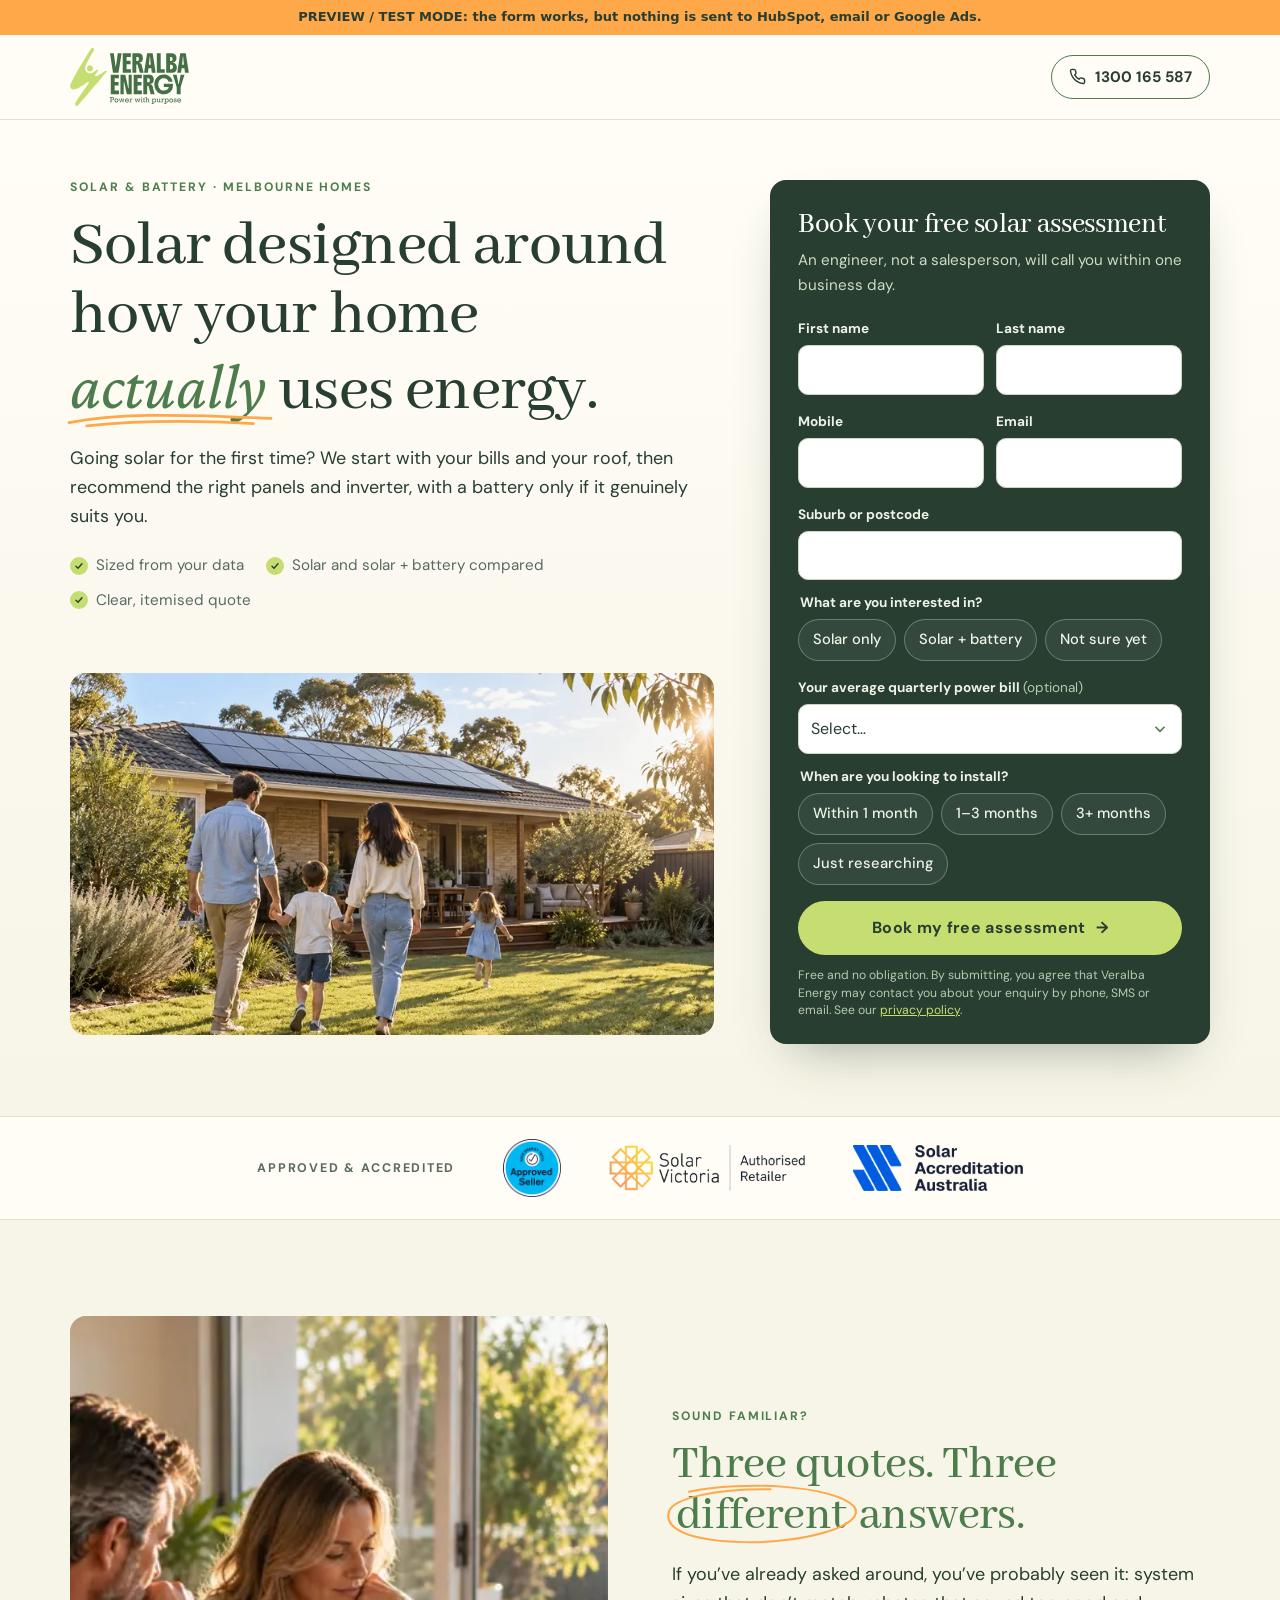
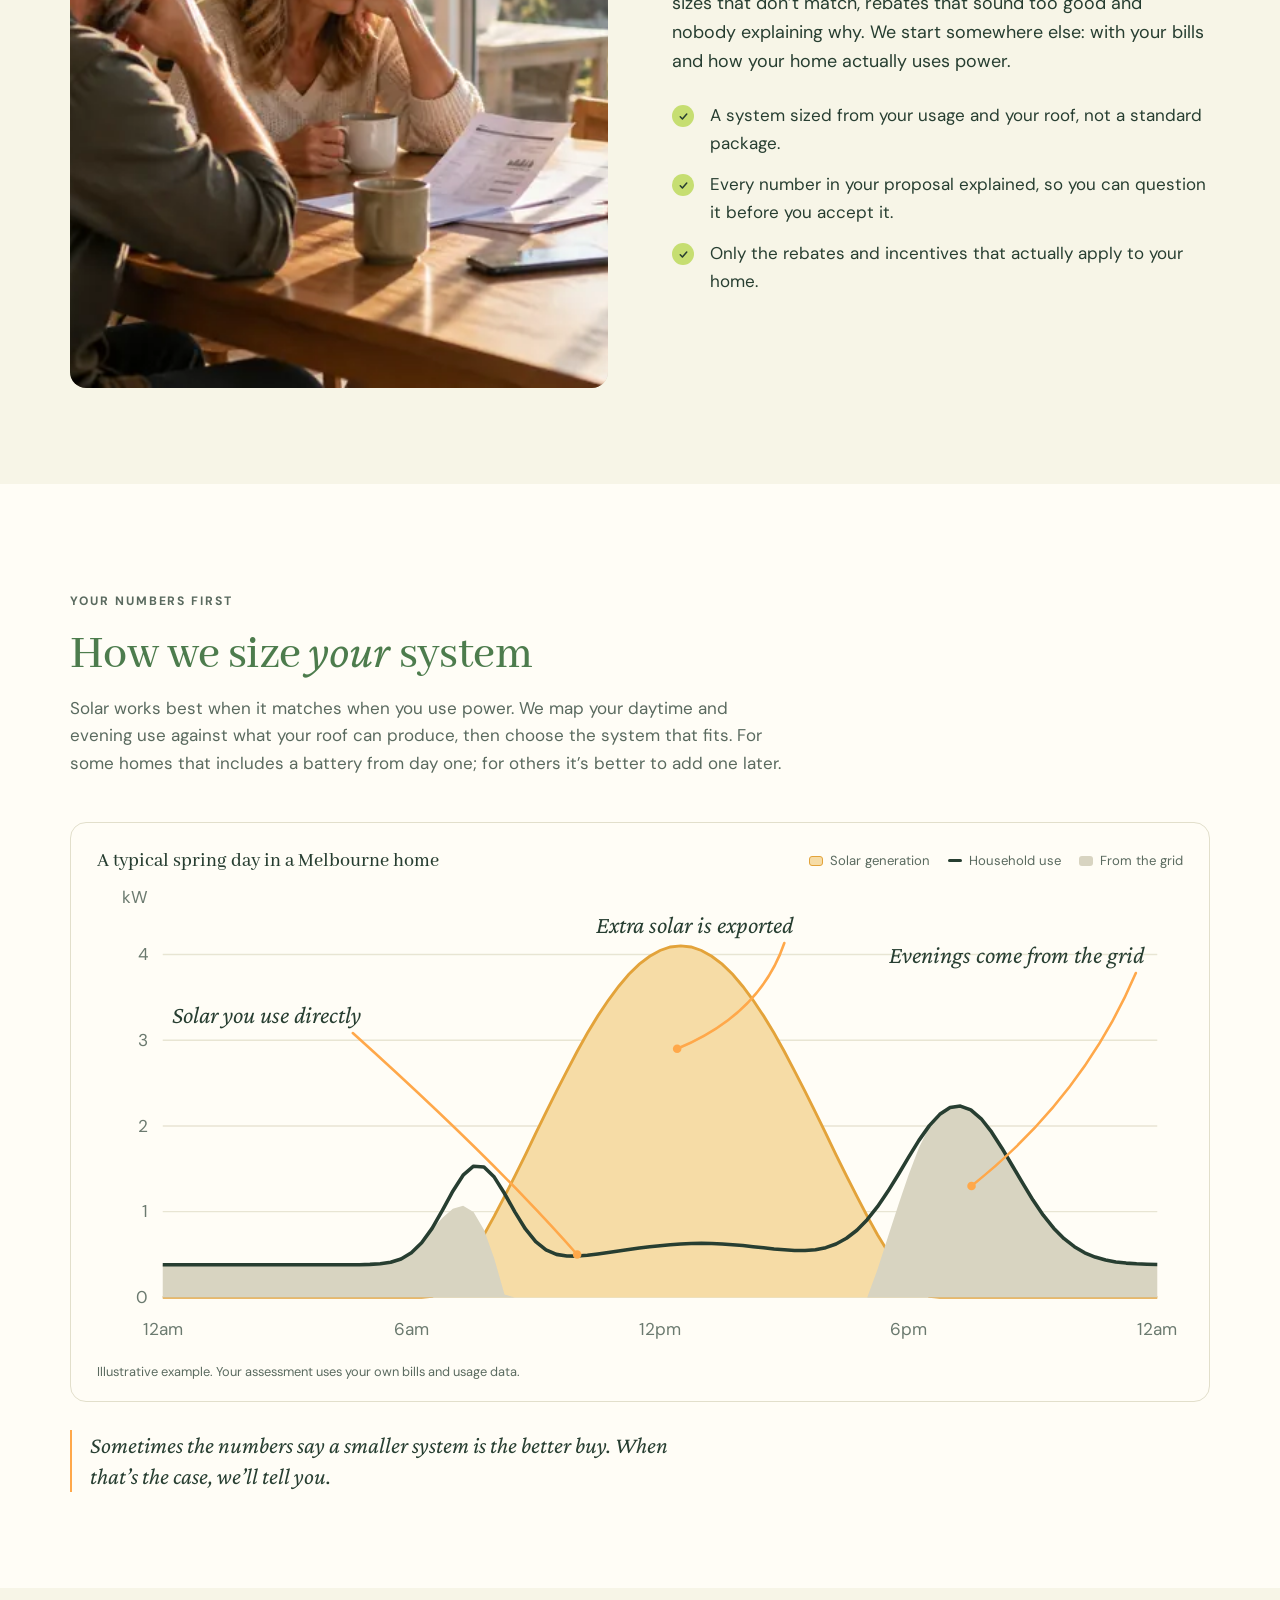
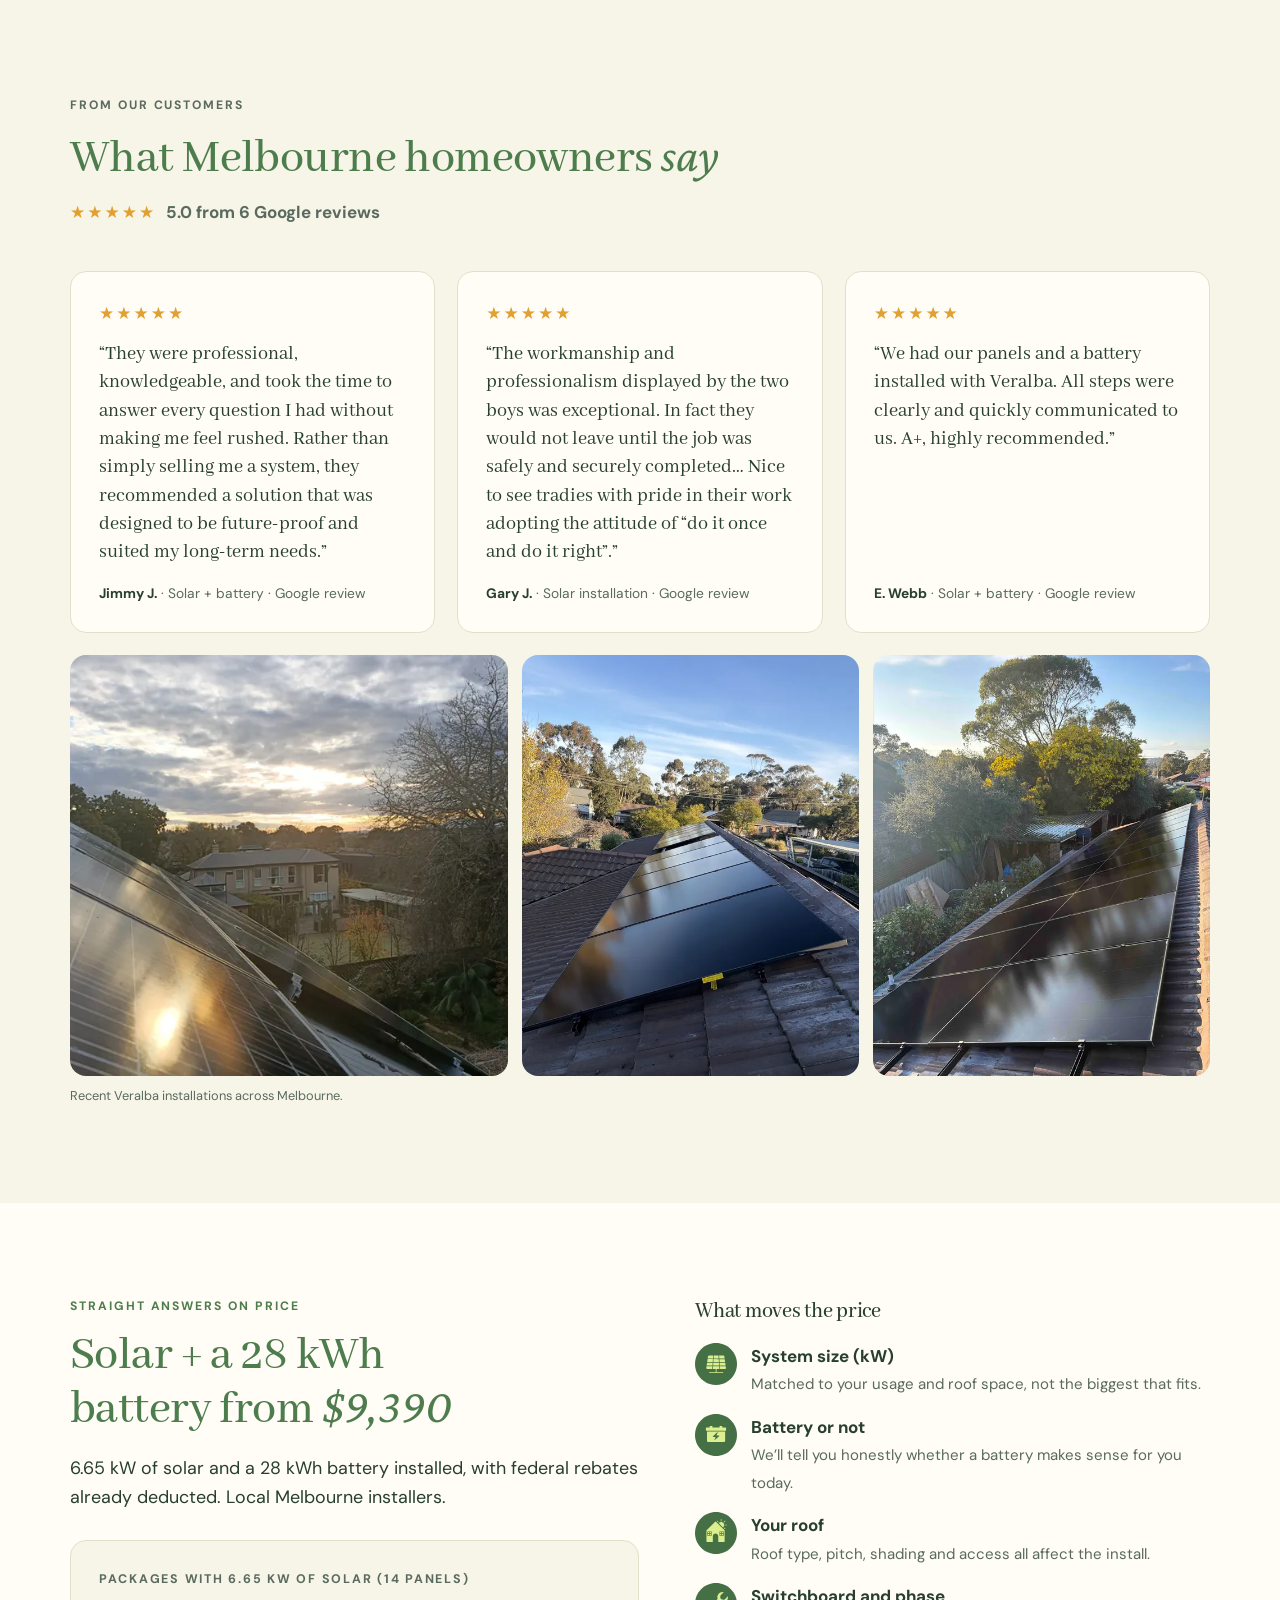
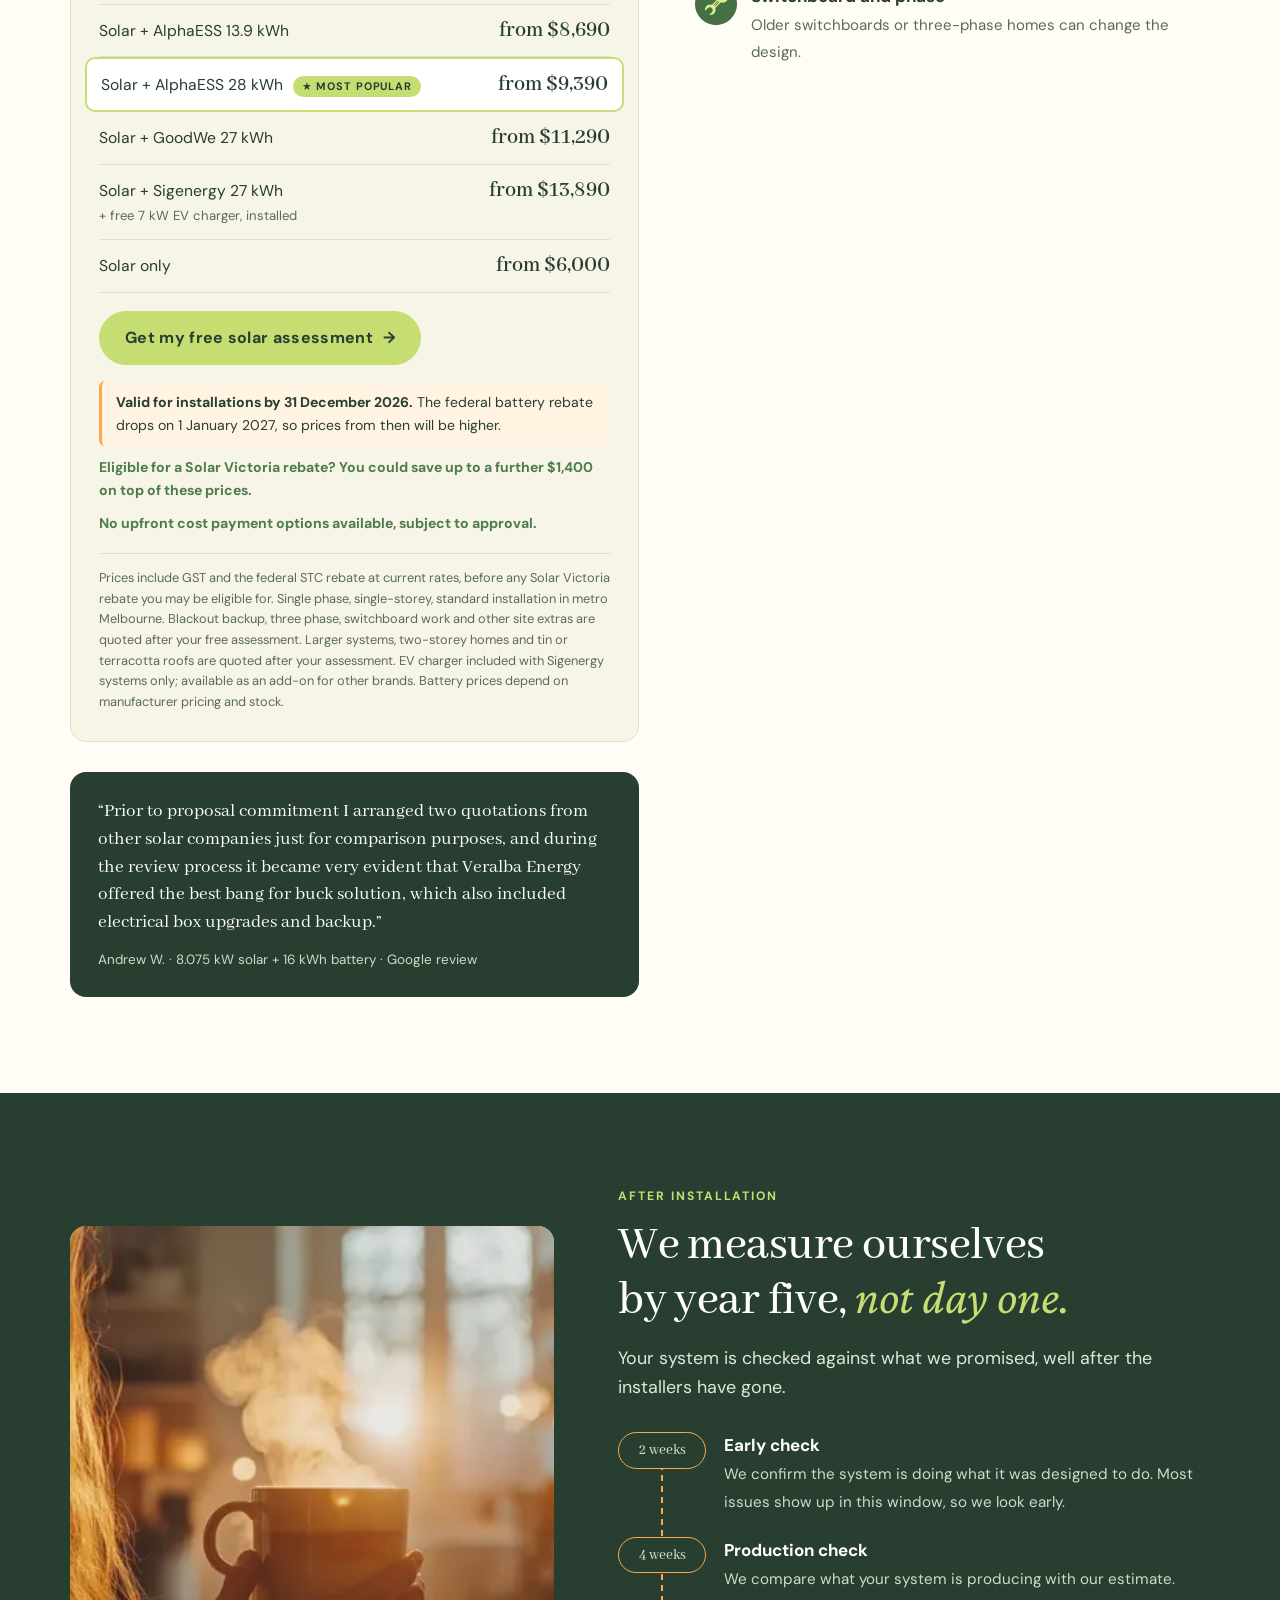
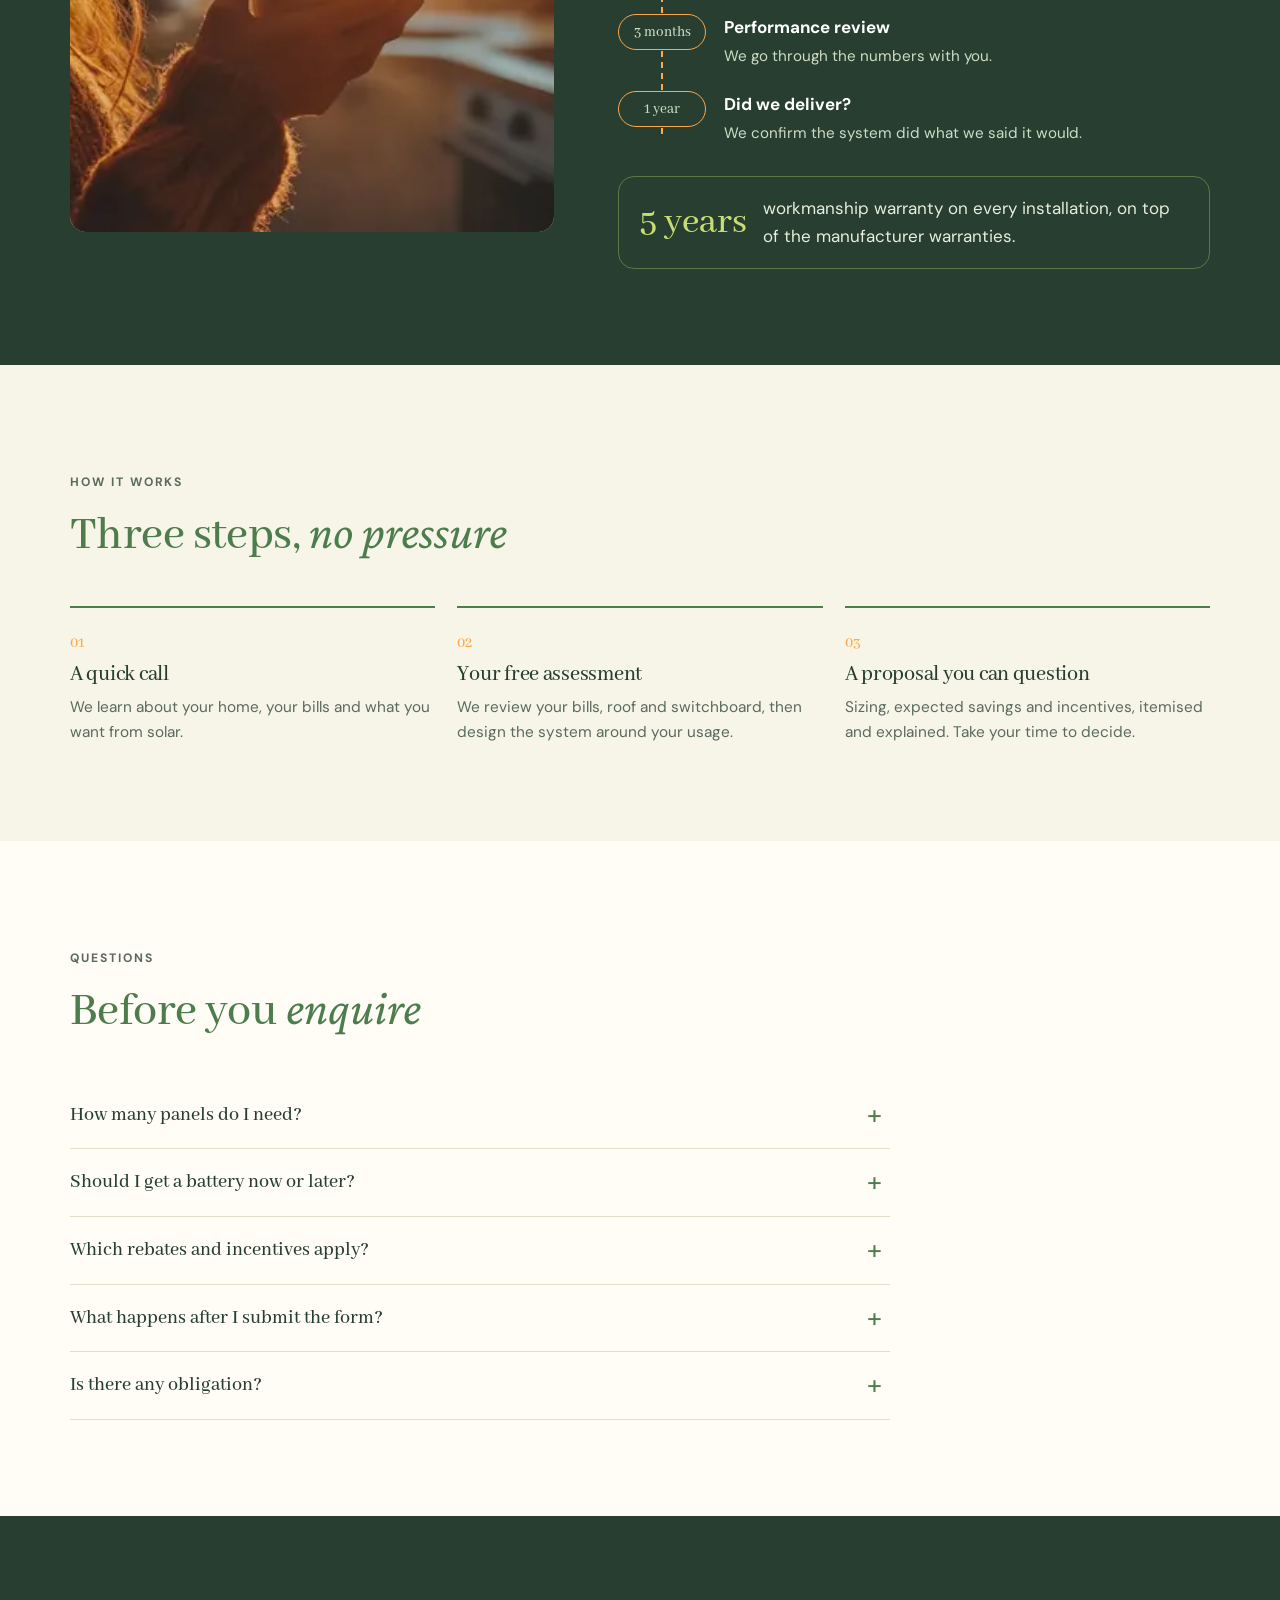
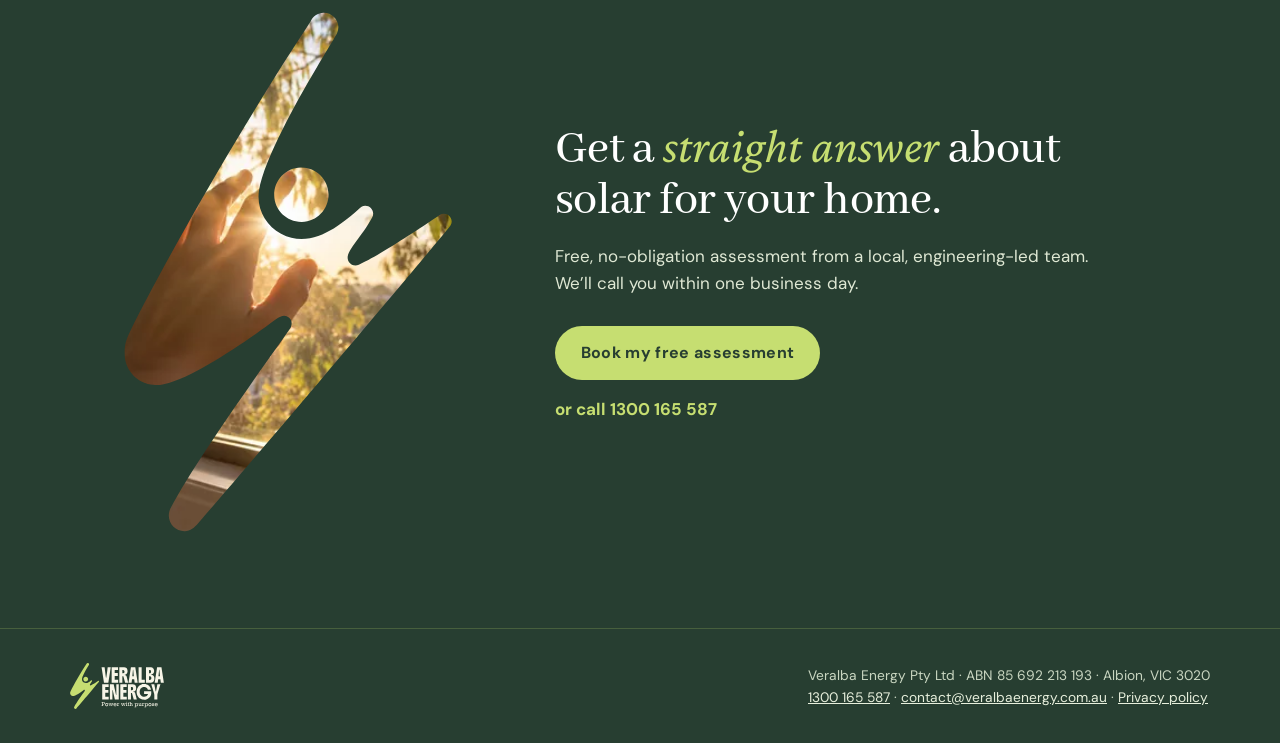
<file: solar-assessment/index.html>
<!doctype html>
<html lang="en-AU">
<head>
<title>Solar & Battery Installation Melbourne | Veralba Energy</title>
<meta name="description" content="6.65 kW solar + 28 kWh battery installed from $9,390, federal rebates applied, inc GST. Solar only from $6,000. Free assessment from local Melbourne installers.">
<link rel="canonical" href="https://solar.veralbaenergy.com.au/solar-assessment/">
<meta charset="utf-8">
<meta name="viewport" content="width=device-width,initial-scale=1,viewport-fit=cover">
<meta name="robots" content="noindex,nofollow">
<meta name="theme-color" content="#273e31">
<link rel="icon" href="../favicon.ico" sizes="any">
<link rel="icon" href="../assets/img/isotype.svg" type="image/svg+xml">
<link rel="apple-touch-icon" href="../apple-touch-icon.png">
<link rel="preconnect" href="https://fonts.googleapis.com">
<link rel="preconnect" href="https://fonts.gstatic.com" crossorigin>
<link rel="preload" as="style" href="https://fonts.googleapis.com/css2?family=Abhaya+Libre:wght@500;600&family=Crimson+Pro:ital,wght@1,400;1,500&family=DM+Sans:opsz,wght@9..40,400;9..40,500;9..40,700&display=swap">
<link rel="stylesheet" href="https://fonts.googleapis.com/css2?family=Abhaya+Libre:wght@500;600&family=Crimson+Pro:ital,wght@1,400;1,500&family=DM+Sans:opsz,wght@9..40,400;9..40,500;9..40,700&display=swap" media="print" onload="this.media='all'">
<noscript><link rel="stylesheet" href="https://fonts.googleapis.com/css2?family=Abhaya+Libre:wght@500;600&family=Crimson+Pro:ital,wght@1,400;1,500&family=DM+Sans:opsz,wght@9..40,400;9..40,500;9..40,700&display=swap"></noscript>
<link rel="preload" as="image" href="../assets/img/family-800.webp" media="(max-width:700px)" fetchpriority="high">
<link rel="stylesheet" href="../assets/site.css">
<script async src="https://www.googletagmanager.com/gtag/js?id=G-YVVDXL7H44"></script>
<script>window.dataLayer=window.dataLayer||[];function gtag(){dataLayer.push(arguments);}gtag('js',new Date());gtag('config','G-YVVDXL7H44');</script>
</head>
<body>
<header class="top"><div class="wrap">
  <a class="logo" href="https://veralbaenergy.com.au/" aria-label="Veralba Energy home"><img src="../assets/img/logo.svg" alt="Veralba Energy — Power with purpose" width="118" height="58"></a>
  <a class="call" href="tel:1300165587"><svg viewBox="0 0 24 24" fill="none" stroke="currentColor" stroke-width="2" stroke-linecap="round" stroke-linejoin="round" aria-hidden="true"><path d="M22 16.9v3a2 2 0 0 1-2.2 2 19.8 19.8 0 0 1-8.6-3.1 19.5 19.5 0 0 1-6-6A19.8 19.8 0 0 1 2.1 4.2 2 2 0 0 1 4.1 2h3a2 2 0 0 1 2 1.7c.1.9.4 1.8.7 2.7a2 2 0 0 1-.5 2.1L8 9.8a16 16 0 0 0 6 6l1.3-1.3a2 2 0 0 1 2.1-.4c.9.3 1.8.6 2.7.7a2 2 0 0 1 1.7 2z"/></svg><span class="num">1300 165 587</span><span class="sr">Call Veralba Energy on 1300 165 587</span></a>
</div></header>
<main>

<section class="hero" style="--focus:58% 45%">
  <div class="wrap">
    <div class="hero-text">
      <p class="eyebrow">Solar &amp; battery · Melbourne homes</p>
      <h1>Solar designed around how your home <span class="hl u">actually</span> uses energy.</h1>
      <p class="lede">Going solar for the first time? We start with your bills and your roof, then recommend the right panels and inverter, with a battery only if it genuinely suits you.</p>
      <ul class="chips"><li>Sized from your data</li><li>Solar and solar + battery compared</li><li>Clear, itemised quote</li></ul>
    </div>
    <picture class="hero-img">
      <source media="(max-width:700px)" srcset="../assets/img/family-800.webp">
      <img src="../assets/img/family-1536.webp" alt="A family walking across their backyard towards their home with solar panels at sunset" width="1536" height="1024" fetchpriority="high">
    </picture>

    <form class="formcard" id="assessment" name="lead-solar" method="post" data-lead-type="solar" novalidate aria-labelledby="form-title">
      <h2 id="form-title">Book your free solar assessment</h2>
      <p class="sub">An engineer, not a salesperson, will call you within one business day.</p>
      <div class="formerror" role="alert"></div>
      <input type="hidden" name="lead_type" value="solar">
      <input type="hidden" name="landing_page"><input type="hidden" name="summary"><input type="hidden" name="hubspot_status">
      <input type="hidden" name="utm_source"><input type="hidden" name="utm_medium"><input type="hidden" name="utm_campaign"><input type="hidden" name="utm_term"><input type="hidden" name="utm_content"><input type="hidden" name="gclid"><input type="hidden" name="gbraid"><input type="hidden" name="wbraid"><input type="hidden" name="fbclid">
      <p class="hp" aria-hidden="true"><label>Company <input name="company" tabindex="-1" autocomplete="off"></label></p>
      <div class="grid2">
        <div class="field" data-f="firstname"><label for="f-first">First name</label><input id="f-first" type="text" name="firstname" autocomplete="given-name" required><div class="msg"></div></div>
        <div class="field" data-f="lastname"><label for="f-last">Last name</label><input id="f-last" type="text" name="lastname" autocomplete="family-name" required><div class="msg"></div></div>
      </div>
      <div class="grid2">
        <div class="field" data-f="phone"><label for="f-phone">Mobile</label><input id="f-phone" type="tel" name="phone" autocomplete="tel" inputmode="tel" required><div class="msg"></div></div>
        <div class="field" data-f="email"><label for="f-email">Email</label><input id="f-email" type="email" name="email" autocomplete="email" inputmode="email" required><div class="msg"></div></div>
      </div>
      <div class="field" data-f="suburb"><label for="f-suburb">Suburb or postcode</label><input id="f-suburb" type="text" name="suburb" autocomplete="address-level2" required><div class="msg"></div></div>
      <fieldset class="field" data-f="interest" data-required-group="interest" data-summary="interest" data-label="What are you interested in?"><legend>What are you interested in?</legend><div class="pills"><label><input type="radio" name="interest" value="Solar only"><span>Solar only</span></label><label><input type="radio" name="interest" value="Solar + battery"><span>Solar + battery</span></label><label><input type="radio" name="interest" value="Not sure yet"><span>Not sure yet</span></label></div><div class="msg"></div></fieldset><div class="field" data-f="bill" data-summary="bill" data-label="Your average quarterly power bill"><label for="f-bill">Your average quarterly power bill <span class="opt">(optional)</span></label><select id="f-bill" name="bill"><option value="">Select…</option><option>Under $300</option><option>$300 – $600</option><option>$600 – $1,000</option><option>Over $1,000</option><option>Not sure</option></select><div class="msg"></div></div><fieldset class="field" data-f="timeline" data-required-group="timeline" data-summary="timeline" data-label="When are you looking to install?"><legend>When are you looking to install?</legend><div class="pills"><label><input type="radio" name="timeline" value="Within 1 month"><span>Within 1 month</span></label><label><input type="radio" name="timeline" value="1–3 months"><span>1–3 months</span></label><label><input type="radio" name="timeline" value="3+ months"><span>3+ months</span></label><label><input type="radio" name="timeline" value="Just researching"><span>Just researching</span></label></div><div class="msg"></div></fieldset>
      <button class="btn full" type="submit">Book my free assessment <span aria-hidden="true">→</span></button>
      <p class="fine">Free and no obligation. By submitting, you agree that Veralba Energy may contact you about your enquiry by phone, SMS or email. See our <a href="https://veralbaenergy.com.au/privacy-policy/" target="_blank" rel="noopener">privacy policy</a>.</p>
      <div class="testpanel"></div>
    </form>
  </div>
</section>

<div class="badges"><div class="wrap">
  <p>Approved &amp; accredited</p>
  <img class="tall" src="../assets/img/badge-netcc.png" alt="New Energy Tech Approved Seller" width="58" height="58">
  <img src="../assets/img/badge-solar-victoria.png" alt="Solar Victoria Authorised Retailer" width="196" height="46">
  <img src="../assets/img/badge-saa.png" alt="Solar Accreditation Australia" width="170" height="46">
</div></div>

<section class="s">
  <div class="wrap split">
    <div class="photo tall"><img src="../assets/img/couple-1200.webp" srcset="../assets/img/couple-700.webp 700w, ../assets/img/couple-1200.webp 1200w" sizes="(max-width:980px) 100vw, 560px" alt="A couple reading an electricity bill at their kitchen table in the morning" width="1200" height="800" loading="lazy" style="object-position:62% 50%"></div>
    <div>
      <p class="eyebrow">Sound familiar?</p>
      <h2>Three quotes. Three <span class="o">different</span> answers.</h2>
      <p class="lede">If you&rsquo;ve already asked around, you&rsquo;ve probably seen it: system sizes that don&rsquo;t match, rebates that sound too good and nobody explaining why. We start somewhere else: with your bills and how your home actually uses power.</p>
      <ul class="checks">
        <li>A system sized from your usage and your roof, not a standard package.</li>
        <li>Every number in your proposal explained, so you can question it before you accept it.</li>
        <li>Only the rebates and incentives that actually apply to your home.</li>
      </ul>
    </div>
  </div>
</section>

<section class="s paper">
  <div class="wrap">
    <div class="head">
      <p class="eyebrow">Your numbers first</p>
      <h2>How we size <span class="hl">your</span> system</h2>
      <p>Solar works best when it matches when you use power. We map your daytime and evening use against what your roof can produce, then choose the system that fits. For some homes that includes a battery from day one; for others it&rsquo;s better to add one later.</p>
    </div>
    <figure class="chartbox" style="margin:0">
      <figcaption><strong>A typical spring day in a Melbourne home</strong><span class="legend"><span><i style="background:#f6dca6;border:1.5px solid #e3a33a"></i>Solar generation</span><span><i style="background:#273e31;height:3px"></i>Household use</span><span><i style="background:#d8d4c1"></i>From the grid</span></span></figcaption>
      <div class="chart-scroll"><div class="chart" id="flow" data-series='[[0.0, 0.0, 0.38, 0, 0.38], [0.25, 0.0, 0.38, 0, 0.38], [0.5, 0.0, 0.38, 0, 0.38], [0.75, 0.0, 0.38, 0, 0.38], [1.0, 0.0, 0.38, 0, 0.38], [1.25, 0.0, 0.38, 0, 0.38], [1.5, 0.0, 0.38, 0, 0.38], [1.75, 0.0, 0.38, 0, 0.38], [2.0, 0.0, 0.38, 0, 0.38], [2.25, 0.0, 0.38, 0, 0.38], [2.5, 0.0, 0.38, 0, 0.38], [2.75, 0.0, 0.38, 0, 0.38], [3.0, 0.0, 0.38, 0, 0.38], [3.25, 0.0, 0.38, 0, 0.38], [3.5, 0.0, 0.38, 0, 0.38], [3.75, 0.0, 0.38, 0, 0.38], [4.0, 0.0, 0.38, 0, 0.38], [4.25, 0.0, 0.38, 0, 0.38], [4.5, 0.0, 0.38, 0, 0.38], [4.75, 0.0, 0.38, 0, 0.38], [5.0, 0.0, 0.38, 0, 0.38], [5.25, 0.0, 0.39, 0, 0.39], [5.5, 0.0, 0.41, 0, 0.41], [5.75, 0.0, 0.45, 0, 0.45], [6.0, 0.0, 0.52, 0, 0.52], [6.25, 0.0, 0.64, 0, 0.64], [6.5, 0.01, 0.81, 0, 0.79], [6.75, 0.09, 1.02, 0, 0.93], [7.0, 0.21, 1.24, 0, 1.03], [7.25, 0.36, 1.43, 0, 1.07], [7.5, 0.53, 1.53, 0, 1.0], [7.75, 0.73, 1.52, 0, 0.79], [8.0, 0.95, 1.4, 0, 0.45], [8.25, 1.18, 1.21, 0, 0.03], [8.5, 1.42, 1.0, 0, 0], [8.75, 1.66, 0.8, 0, 0], [9.0, 1.91, 0.65, 0, 0], [9.25, 2.16, 0.55, 0, 0], [9.5, 2.4, 0.5, 0, 0], [9.75, 2.64, 0.48, 0, 0], [10.0, 2.87, 0.48, 0, 0], [10.25, 3.08, 0.49, 0, 0], [10.5, 3.28, 0.51, 0, 0], [10.75, 3.46, 0.52, 0, 0], [11.0, 3.63, 0.54, 0, 0], [11.25, 3.77, 0.56, 0, 0], [11.5, 3.89, 0.57, 0, 0], [11.75, 3.98, 0.59, 0, 0], [12.0, 4.05, 0.6, 0, 0], [12.25, 4.09, 0.61, 0, 0], [12.5, 4.1, 0.62, 0, 0], [12.75, 4.09, 0.63, 0, 0], [13.0, 4.05, 0.63, 0, 0], [13.25, 3.98, 0.63, 0, 0], [13.5, 3.89, 0.62, 0, 0], [13.75, 3.77, 0.62, 0, 0], [14.0, 3.63, 0.6, 0, 0], [14.25, 3.46, 0.59, 0, 0], [14.5, 3.28, 0.58, 0, 0], [14.75, 3.08, 0.57, 0, 0], [15.0, 2.87, 0.55, 0, 0], [15.25, 2.64, 0.55, 0, 0], [15.5, 2.4, 0.55, 0, 0], [15.75, 2.16, 0.56, 0, 0], [16.0, 1.91, 0.58, 0, 0], [16.25, 1.66, 0.62, 0, 0], [16.5, 1.42, 0.69, 0, 0], [16.75, 1.18, 0.78, 0, 0], [17.0, 0.95, 0.91, 0, 0], [17.25, 0.73, 1.06, 0.0, 0.33], [17.5, 0.53, 1.24, 0.0, 0.7], [17.75, 0.36, 1.43, 0.0, 1.08], [18.0, 0.21, 1.64, 0.0, 1.43], [18.25, 0.09, 1.83, 0.0, 1.75], [18.5, 0.01, 2.0, 0.0, 1.99], [18.75, 0.0, 2.14, 0.0, 2.14], [19.0, 0.0, 2.21, 0.0, 2.21], [19.25, 0.0, 2.23, 0.0, 2.23], [19.5, 0.0, 2.19, 0.0, 2.19], [19.75, 0.0, 2.08, 0.0, 2.08], [20.0, 0.0, 1.93, 0.0, 1.93], [20.25, 0.0, 1.74, 0.0, 1.74], [20.5, 0.0, 1.54, 0.0, 1.54], [20.75, 0.0, 1.33, 0.0, 1.33], [21.0, 0.0, 1.13, 0.0, 1.13], [21.25, 0.0, 0.96, 0.0, 0.96], [21.5, 0.0, 0.81, 0.0, 0.81], [21.75, 0.0, 0.69, 0.0, 0.69], [22.0, 0.0, 0.59, 0.0, 0.59], [22.25, 0.0, 0.52, 0.0, 0.52], [22.5, 0.0, 0.47, 0.0, 0.47], [22.75, 0.0, 0.44, 0.0, 0.44], [23.0, 0.0, 0.41, 0.0, 0.41], [23.25, 0.0, 0.4, 0.0, 0.4], [23.5, 0.0, 0.39, 0.0, 0.39], [23.75, 0.0, 0.39, 0.0, 0.39], [24.0, 0.0, 0.38, 0.0, 0.38]]' data-type="solar"><svg viewBox="0 0 760 330" role="img" aria-label="Illustrative day: household use, solar generation and grid use" data-l="46" data-pw="696" data-w="760"><line class="grid" x1="46" x2="742" y1="290.0" y2="290.0"/><text class="tick" x="36" y="294.0" text-anchor="end">0</text><line class="grid" x1="46" x2="742" y1="230.0" y2="230.0"/><text class="tick" x="36" y="234.0" text-anchor="end">1</text><line class="grid" x1="46" x2="742" y1="170.0" y2="170.0"/><text class="tick" x="36" y="174.0" text-anchor="end">2</text><line class="grid" x1="46" x2="742" y1="110.0" y2="110.0"/><text class="tick" x="36" y="114.0" text-anchor="end">3</text><line class="grid" x1="46" x2="742" y1="50.0" y2="50.0"/><text class="tick" x="36" y="54.0" text-anchor="end">4</text><text class="tick" x="46.0" y="316" text-anchor="middle">12am</text><text class="tick" x="220.0" y="316" text-anchor="middle">6am</text><text class="tick" x="394.0" y="316" text-anchor="middle">12pm</text><text class="tick" x="568.0" y="316" text-anchor="middle">6pm</text><text class="tick" x="742.0" y="316" text-anchor="middle">12am</text><text class="tick" x="36" y="14" text-anchor="end">kW</text><path d="M46.0,290.0 L53.2,290.0 L60.5,290.0 L67.8,290.0 L75.0,290.0 L82.2,290.0 L89.5,290.0 L96.8,290.0 L104.0,290.0 L111.2,290.0 L118.5,290.0 L125.8,290.0 L133.0,290.0 L140.2,290.0 L147.5,290.0 L154.8,290.0 L162.0,290.0 L169.2,290.0 L176.5,290.0 L183.8,290.0 L191.0,290.0 L198.2,290.0 L205.5,290.0 L212.8,290.0 L220.0,290.0 L227.2,290.0 L234.5,289.3 L241.8,284.8 L249.0,277.7 L256.2,268.6 L263.5,258.0 L270.8,246.1 L278.0,233.1 L285.2,219.3 L292.5,205.0 L299.8,190.2 L307.0,175.3 L314.2,160.5 L321.5,145.8 L328.8,131.6 L336.0,117.9 L343.2,105.0 L350.5,93.0 L357.8,82.1 L365.0,72.4 L372.2,63.9 L379.5,56.8 L386.8,51.3 L394.0,47.2 L401.2,44.8 L408.5,44.0 L415.8,44.8 L423.0,47.2 L430.2,51.3 L437.5,56.8 L444.8,63.9 L452.0,72.4 L459.2,82.1 L466.5,93.0 L473.8,105.0 L481.0,117.9 L488.2,131.6 L495.5,145.8 L502.8,160.5 L510.0,175.3 L517.2,190.2 L524.5,205.0 L531.8,219.3 L539.0,233.1 L546.2,246.1 L553.5,258.0 L560.8,268.6 L568.0,277.7 L575.2,284.8 L582.5,289.3 L589.8,290.0 L597.0,290.0 L604.2,290.0 L611.5,290.0 L618.8,290.0 L626.0,290.0 L633.2,290.0 L640.5,290.0 L647.8,290.0 L655.0,290.0 L662.2,290.0 L669.5,290.0 L676.8,290.0 L684.0,290.0 L691.2,290.0 L698.5,290.0 L705.8,290.0 L713.0,290.0 L720.2,290.0 L727.5,290.0 L734.8,290.0 L742.0,290.0 L742.0,290.0 L734.8,290.0 L727.5,290.0 L720.2,290.0 L713.0,290.0 L705.8,290.0 L698.5,290.0 L691.2,290.0 L684.0,290.0 L676.8,290.0 L669.5,290.0 L662.2,290.0 L655.0,290.0 L647.8,290.0 L640.5,290.0 L633.2,290.0 L626.0,290.0 L618.8,290.0 L611.5,290.0 L604.2,290.0 L597.0,290.0 L589.8,290.0 L582.5,290.0 L575.2,290.0 L568.0,290.0 L560.8,290.0 L553.5,290.0 L546.2,290.0 L539.0,290.0 L531.8,290.0 L524.5,290.0 L517.2,290.0 L510.0,290.0 L502.8,290.0 L495.5,290.0 L488.2,290.0 L481.0,290.0 L473.8,290.0 L466.5,290.0 L459.2,290.0 L452.0,290.0 L444.8,290.0 L437.5,290.0 L430.2,290.0 L423.0,290.0 L415.8,290.0 L408.5,290.0 L401.2,290.0 L394.0,290.0 L386.8,290.0 L379.5,290.0 L372.2,290.0 L365.0,290.0 L357.8,290.0 L350.5,290.0 L343.2,290.0 L336.0,290.0 L328.8,290.0 L321.5,290.0 L314.2,290.0 L307.0,290.0 L299.8,290.0 L292.5,290.0 L285.2,290.0 L278.0,290.0 L270.8,290.0 L263.5,290.0 L256.2,290.0 L249.0,290.0 L241.8,290.0 L234.5,290.0 L227.2,290.0 L220.0,290.0 L212.8,290.0 L205.5,290.0 L198.2,290.0 L191.0,290.0 L183.8,290.0 L176.5,290.0 L169.2,290.0 L162.0,290.0 L154.8,290.0 L147.5,290.0 L140.2,290.0 L133.0,290.0 L125.8,290.0 L118.5,290.0 L111.2,290.0 L104.0,290.0 L96.8,290.0 L89.5,290.0 L82.2,290.0 L75.0,290.0 L67.8,290.0 L60.5,290.0 L53.2,290.0 L46.0,290.0 Z" fill="#f6dca6" stroke="none"/><path d="M46.0,290.0 L53.2,290.0 L60.5,290.0 L67.8,290.0 L75.0,290.0 L82.2,290.0 L89.5,290.0 L96.8,290.0 L104.0,290.0 L111.2,290.0 L118.5,290.0 L125.8,290.0 L133.0,290.0 L140.2,290.0 L147.5,290.0 L154.8,290.0 L162.0,290.0 L169.2,290.0 L176.5,290.0 L183.8,290.0 L191.0,290.0 L198.2,290.0 L205.5,290.0 L212.8,290.0 L220.0,290.0 L227.2,290.0 L234.5,289.3 L241.8,284.8 L249.0,277.7 L256.2,268.6 L263.5,258.0 L270.8,246.1 L278.0,233.1 L285.2,219.3 L292.5,205.0 L299.8,190.2 L307.0,175.3 L314.2,160.5 L321.5,145.8 L328.8,131.6 L336.0,117.9 L343.2,105.0 L350.5,93.0 L357.8,82.1 L365.0,72.4 L372.2,63.9 L379.5,56.8 L386.8,51.3 L394.0,47.2 L401.2,44.8 L408.5,44.0 L415.8,44.8 L423.0,47.2 L430.2,51.3 L437.5,56.8 L444.8,63.9 L452.0,72.4 L459.2,82.1 L466.5,93.0 L473.8,105.0 L481.0,117.9 L488.2,131.6 L495.5,145.8 L502.8,160.5 L510.0,175.3 L517.2,190.2 L524.5,205.0 L531.8,219.3 L539.0,233.1 L546.2,246.1 L553.5,258.0 L560.8,268.6 L568.0,277.7 L575.2,284.8 L582.5,289.3 L589.8,290.0 L597.0,290.0 L604.2,290.0 L611.5,290.0 L618.8,290.0 L626.0,290.0 L633.2,290.0 L640.5,290.0 L647.8,290.0 L655.0,290.0 L662.2,290.0 L669.5,290.0 L676.8,290.0 L684.0,290.0 L691.2,290.0 L698.5,290.0 L705.8,290.0 L713.0,290.0 L720.2,290.0 L727.5,290.0 L734.8,290.0 L742.0,290.0" fill="none" stroke="#e3a33a" stroke-width="2"/><path d="M46.0,267.2 L53.2,267.2 L60.5,267.2 L67.8,267.2 L75.0,267.2 L82.2,267.2 L89.5,267.2 L96.8,267.2 L104.0,267.2 L111.2,267.2 L118.5,267.2 L125.8,267.2 L133.0,267.2 L140.2,267.2 L147.5,267.2 L154.8,267.2 L162.0,267.2 L169.2,267.2 L176.5,267.2 L183.8,267.1 L191.0,266.9 L198.2,266.5 L205.5,265.4 L212.8,263.1 L220.0,258.8 L227.2,251.8 L234.5,242.4 L241.8,234.2 L249.0,228.0 L256.2,225.8 L263.5,230.2 L270.8,242.7 L278.0,262.7 L285.2,288.0 L292.5,290.0 L299.8,290.0 L307.0,290.0 L314.2,290.0 L321.5,290.0 L328.8,290.0 L336.0,290.0 L343.2,290.0 L350.5,290.0 L357.8,290.0 L365.0,290.0 L372.2,290.0 L379.5,290.0 L386.8,290.0 L394.0,290.0 L401.2,290.0 L408.5,290.0 L415.8,290.0 L423.0,290.0 L430.2,290.0 L437.5,290.0 L444.8,290.0 L452.0,290.0 L459.2,290.0 L466.5,290.0 L473.8,290.0 L481.0,290.0 L488.2,290.0 L495.5,290.0 L502.8,290.0 L510.0,290.0 L517.2,290.0 L524.5,290.0 L531.8,290.0 L539.0,290.0 L546.2,270.4 L553.5,247.8 L560.8,225.3 L568.0,204.1 L575.2,185.3 L582.5,170.5 L589.8,161.9 L597.0,157.1 L604.2,156.1 L611.5,158.8 L618.8,165.0 L626.0,174.2 L633.2,185.4 L640.5,197.7 L647.8,210.1 L655.0,221.9 L662.2,232.5 L669.5,241.6 L676.8,248.9 L684.0,254.5 L691.2,258.8 L698.5,261.8 L705.8,263.8 L713.0,265.2 L720.2,266.0 L727.5,266.5 L734.8,266.8 L742.0,267.0 L742.0,290.0 L734.8,290.0 L727.5,290.0 L720.2,290.0 L713.0,290.0 L705.8,290.0 L698.5,290.0 L691.2,290.0 L684.0,290.0 L676.8,290.0 L669.5,290.0 L662.2,290.0 L655.0,290.0 L647.8,290.0 L640.5,290.0 L633.2,290.0 L626.0,290.0 L618.8,290.0 L611.5,290.0 L604.2,290.0 L597.0,290.0 L589.8,290.0 L582.5,290.0 L575.2,290.0 L568.0,290.0 L560.8,290.0 L553.5,290.0 L546.2,290.0 L539.0,290.0 L531.8,290.0 L524.5,290.0 L517.2,290.0 L510.0,290.0 L502.8,290.0 L495.5,290.0 L488.2,290.0 L481.0,290.0 L473.8,290.0 L466.5,290.0 L459.2,290.0 L452.0,290.0 L444.8,290.0 L437.5,290.0 L430.2,290.0 L423.0,290.0 L415.8,290.0 L408.5,290.0 L401.2,290.0 L394.0,290.0 L386.8,290.0 L379.5,290.0 L372.2,290.0 L365.0,290.0 L357.8,290.0 L350.5,290.0 L343.2,290.0 L336.0,290.0 L328.8,290.0 L321.5,290.0 L314.2,290.0 L307.0,290.0 L299.8,290.0 L292.5,290.0 L285.2,290.0 L278.0,290.0 L270.8,290.0 L263.5,290.0 L256.2,290.0 L249.0,290.0 L241.8,290.0 L234.5,290.0 L227.2,290.0 L220.0,290.0 L212.8,290.0 L205.5,290.0 L198.2,290.0 L191.0,290.0 L183.8,290.0 L176.5,290.0 L169.2,290.0 L162.0,290.0 L154.8,290.0 L147.5,290.0 L140.2,290.0 L133.0,290.0 L125.8,290.0 L118.5,290.0 L111.2,290.0 L104.0,290.0 L96.8,290.0 L89.5,290.0 L82.2,290.0 L75.0,290.0 L67.8,290.0 L60.5,290.0 L53.2,290.0 L46.0,290.0 Z" fill="#d8d4c1" stroke="none"/><path d="M46.0,267.2 L53.2,267.2 L60.5,267.2 L67.8,267.2 L75.0,267.2 L82.2,267.2 L89.5,267.2 L96.8,267.2 L104.0,267.2 L111.2,267.2 L118.5,267.2 L125.8,267.2 L133.0,267.2 L140.2,267.2 L147.5,267.2 L154.8,267.2 L162.0,267.2 L169.2,267.2 L176.5,267.2 L183.8,267.1 L191.0,266.9 L198.2,266.5 L205.5,265.4 L212.8,263.1 L220.0,258.8 L227.2,251.8 L234.5,241.7 L241.8,229.0 L249.0,215.7 L256.2,204.5 L263.5,198.2 L270.8,198.8 L278.0,205.8 L285.2,217.3 L292.5,230.3 L299.8,242.1 L307.0,251.0 L314.2,256.8 L321.5,259.9 L328.8,261.0 L336.0,261.1 L343.2,260.5 L350.5,259.6 L357.8,258.6 L365.0,257.6 L372.2,256.5 L379.5,255.5 L386.8,254.6 L394.0,253.8 L401.2,253.1 L408.5,252.6 L415.8,252.3 L423.0,252.2 L430.2,252.3 L437.5,252.6 L444.8,253.1 L452.0,253.7 L459.2,254.5 L466.5,255.3 L473.8,256.1 L481.0,256.7 L488.2,257.2 L495.5,257.2 L502.8,256.6 L510.0,255.2 L517.2,252.6 L524.5,248.6 L531.8,243.0 L539.0,235.6 L546.2,226.5 L553.5,215.8 L560.8,204.0 L568.0,191.8 L575.2,180.1 L582.5,169.8 L589.8,161.9 L597.0,157.1 L604.2,156.1 L611.5,158.8 L618.8,165.0 L626.0,174.2 L633.2,185.4 L640.5,197.7 L647.8,210.1 L655.0,221.9 L662.2,232.5 L669.5,241.6 L676.8,248.9 L684.0,254.5 L691.2,258.8 L698.5,261.8 L705.8,263.8 L713.0,265.2 L720.2,266.0 L727.5,266.5 L734.8,266.8 L742.0,267.0" fill="none" stroke="#273e31" stroke-width="2.5" stroke-linejoin="round"/><text class="note" x="487" y="35" text-anchor="end">Extra solar is exported</text><path d="M481,42 Q464,92 406,116" fill="none" stroke="#ffa84a" stroke-width="1.8" stroke-linecap="round"/><circle cx="406" cy="116" r="3" fill="#ffa84a"/><text class="note" x="185" y="98" text-anchor="end">Solar you use directly</text><path d="M179,105 Q279,195 336,260" fill="none" stroke="#ffa84a" stroke-width="1.8" stroke-linecap="round"/><circle cx="336" cy="260" r="3" fill="#ffa84a"/><text class="note" x="733" y="56" text-anchor="end">Evenings come from the grid</text><path d="M727,63 Q690,150 612,212" fill="none" stroke="#ffa84a" stroke-width="1.8" stroke-linecap="round"/><circle cx="612" cy="212" r="3" fill="#ffa84a"/><line id="xh" x1="0" x2="0" y1="20" y2="290" stroke="#273e31" stroke-width="1" stroke-dasharray="3 3" opacity="0"/></svg></div></div>
      <div class="tip" id="tip" role="status"></div>
      <p class="chart-note">Illustrative example. Your assessment uses your own bills and usage data.</p>
    </figure>
    <p class="aside">Sometimes the numbers say a smaller system is the better buy. When that&rsquo;s the case, we&rsquo;ll tell you.</p>
  </div>
</section>

<section class="s" id="reviews">
  <div class="wrap">
    <div class="head">
      <p class="eyebrow">From our customers</p>
      <h2>What Melbourne homeowners <span class="hl">say</span></h2>
      <p class="rating"><span class="stars" aria-hidden="true">★★★★★</span> 5.0 from 6 Google reviews</p>
    </div>
    <div class="reviews"><figure class="review"><div class="stars" aria-label="5 out of 5 stars">★★★★★</div><blockquote>“They were professional, knowledgeable, and took the time to answer every question I had without making me feel rushed. Rather than simply selling me a system, they recommended a solution that was designed to be future-proof and suited my long-term needs.”</blockquote><figcaption><b>Jimmy J.</b> · Solar + battery · Google review</figcaption></figure><figure class="review"><div class="stars" aria-label="5 out of 5 stars">★★★★★</div><blockquote>“The workmanship and professionalism displayed by the two boys was exceptional. In fact they would not leave until the job was safely and securely completed&hellip; Nice to see tradies with pride in their work adopting the attitude of &ldquo;do it once and do it right&rdquo;.”</blockquote><figcaption><b>Gary J.</b> · Solar installation · Google review</figcaption></figure><figure class="review"><div class="stars" aria-label="5 out of 5 stars">★★★★★</div><blockquote>“We had our panels and a battery installed with Veralba. All steps were clearly and quickly communicated to us. A+, highly recommended.”</blockquote><figcaption><b>E. Webb</b> · Solar + battery · Google review</figcaption></figure></div>
    <div class="installs">
      <div class="photo"><img src="../assets/img/install-sunset-1200.webp" srcset="../assets/img/install-sunset-700.webp 700w, ../assets/img/install-sunset-1200.webp 1200w" sizes="(max-width:980px) 100vw, 480px" alt="Solar panels catching the late sun on a Melbourne rooftop" width="1200" height="900" loading="lazy"></div>
      <div class="photo"><img src="../assets/img/install-golden-600.webp" alt="Black solar panels on a tiled roof in the morning sun" width="600" height="800" loading="lazy"></div>
      <div class="photo"><img src="../assets/img/install-wattle-600.webp" alt="A full row of solar panels beside a flowering wattle tree" width="600" height="800" loading="lazy"></div>
    </div>
    <p class="cap">Recent Veralba installations across Melbourne.</p>
  </div>
</section>

<section class="s paper" id="price">
  <div class="wrap price">
    <div>
      <p class="eyebrow">Straight answers on price</p>
      <h2>Solar + a 28 kWh battery from <span class="hl">$9,390</span></h2>
      <p class="lede">6.65 kW of solar and a 28 kWh battery installed, with federal rebates already deducted. Local Melbourne installers.</p>
      <div class="range">
        <p class="lab">Packages with 6.65 kW of solar (14 panels)</p>
        <ul class="tiers">
          <li><span>Solar + AlphaESS 13.9 kWh</span><strong>from $8,690</strong></li>
          <li class="top"><span>Solar + AlphaESS 28 kWh <span class="badge">★ Most popular</span></span><strong>from $9,390</strong></li>
          <li><span>Solar + GoodWe 27 kWh</span><strong>from $11,290</strong></li>
          <li><span>Solar + Sigenergy 27 kWh<small>+ free 7 kW EV charger, installed</small></span><strong>from $13,890</strong></li>
          <li><span>Solar only</span><strong>from $6,000</strong></li>
        </ul>
        <a class="btn" href="#assessment">Get my free solar assessment <span aria-hidden="true">→</span></a>
        <p class="valid"><strong>Valid for installations by 31 December 2026.</strong> The federal battery rebate drops on 1 January 2027, so prices from then will be higher.</p>
        <p class="finance">Eligible for a Solar Victoria rebate? You could save up to a further $1,400 on top of these prices.</p>
        <p class="finance">No upfront cost payment options available, subject to approval.</p>
        <p class="note">Prices include GST and the federal STC rebate at current rates, before any Solar Victoria rebate you may be eligible for. Single phase, single-storey, standard installation in metro Melbourne. Blackout backup, three phase, switchboard work and other site extras are quoted after your free assessment. Larger systems, two-storey homes and tin or terracotta roofs are quoted after your assessment. EV charger included with Sigenergy systems only; available as an add-on for other brands. Battery prices depend on manufacturer pricing and stock.</p>
      </div>
      <figure class="pull"><blockquote>“Prior to proposal commitment I arranged two quotations from other solar companies just for comparison purposes, and during the review process it became very evident that Veralba Energy offered the best bang for buck solution, which also included electrical box upgrades and backup.”</blockquote><figcaption>Andrew W. · 8.075 kW solar + 16 kWh battery · Google review</figcaption></figure>
    </div>
    <div>
      <h3>What moves the price</h3>
      <ul class="drivers"><li><img src="../assets/icons/solarpanel-darkgreen.svg" alt="" width="42" height="42" loading="lazy"><div><strong>System size (kW)</strong><span>Matched to your usage and roof space, not the biggest that fits.</span></div></li><li><img src="../assets/icons/battery-darkgreen.svg" alt="" width="42" height="42" loading="lazy"><div><strong>Battery or not</strong><span>We&rsquo;ll tell you honestly whether a battery makes sense for you today.</span></div></li><li><img src="../assets/icons/house-darkgreen.svg" alt="" width="42" height="42" loading="lazy"><div><strong>Your roof</strong><span>Roof type, pitch, shading and access all affect the install.</span></div></li><li><img src="../assets/icons/tool-darkgreen.svg" alt="" width="42" height="42" loading="lazy"><div><strong>Switchboard and phase</strong><span>Older switchboards or three-phase homes can change the design.</span></div></li></ul>
    </div>
  </div>
</section>

<section class="s dark" id="aftercare">
  <div class="wrap care">
    <div class="photo tall"><img src="../assets/img/coffee-1200.webp" srcset="../assets/img/coffee-700.webp 700w, ../assets/img/coffee-1200.webp 1200w" sizes="(max-width:980px) 100vw, 500px" alt="Morning coffee in a sunlit kitchen" width="1200" height="673" loading="lazy" style="object-position:48% 50%"></div>
    <div>
      <p class="eyebrow">After installation</p>
      <h2>We measure ourselves by year five, <span class="hl">not day one.</span></h2>
      <p class="lede">Your system is checked against what we promised, well after the installers have gone.</p>
      <ol class="timeline">
        <li><span class="when">2 weeks</span><div><strong>Early check</strong><span>We confirm the system is doing what it was designed to do. Most issues show up in this window, so we look early.</span></div></li>
        <li><span class="when">4 weeks</span><div><strong>Production check</strong><span>We compare what your system is producing with our estimate.</span></div></li>
        <li><span class="when">3 months</span><div><strong>Performance review</strong><span>We go through the numbers with you.</span></div></li>
        <li><span class="when">1 year</span><div><strong>Did we deliver?</strong><span>We confirm the system did what we said it would.</span></div></li>
      </ol>
      <div class="warranty"><b>5 years</b><span>workmanship warranty on every installation, on top of the manufacturer warranties.</span></div>
    </div>
  </div>
</section>

<section class="s" id="how-it-works">
  <div class="wrap">
    <div class="head"><p class="eyebrow">How it works</p><h2>Three steps, <span class="hl">no pressure</span></h2></div>
    <div class="steps">
      <div class="step"><span class="n">01</span><h3>A quick call</h3><p>We learn about your home, your bills and what you want from solar.</p></div>
      <div class="step"><span class="n">02</span><h3>Your free assessment</h3><p>We review your bills, roof and switchboard, then design the system around your usage.</p></div>
      <div class="step"><span class="n">03</span><h3>A proposal you can question</h3><p>Sizing, expected savings and incentives, itemised and explained. Take your time to decide.</p></div>
    </div>
  </div>
</section>

<section class="s paper" id="faq">
  <div class="wrap">
    <div class="head"><p class="eyebrow">Questions</p><h2>Before you <span class="hl">enquire</span></h2></div>
    <div class="faq"><details><summary>How many panels do I need?</summary><p>It depends on how much power you use, when you use it, and your roof. We size the system from your bills and household habits rather than filling the roof by default.</p></details><details><summary>Should I get a battery now or later?</summary><p>For some homes a battery makes sense from day one; for others it&rsquo;s better to start with solar and add a battery later. We&rsquo;ll show you both options with the numbers, and you decide.</p></details><details><summary>Which rebates and incentives apply?</summary><p>Our prices already include federal incentives (STCs) at current rates. You may also be eligible for a Solar Victoria rebate; we check what applies to your home and show it clearly in your quote.</p></details><details><summary>What happens after I submit the form?</summary><p>An engineer will call you within one business day. To give you an accurate quote we&rsquo;ll ask for a recent electricity bill and a couple of photos of your roof and switchboard.</p></details><details><summary>Is there any obligation?</summary><p>None. The assessment is free, and there&rsquo;s no pressure to go ahead.</p></details></div>
  </div>
</section>

<section class="s dark final">
  <div class="wrap">
    <div class="mask"><img src="../assets/img/hand-1200.webp" srcset="../assets/img/hand-700.webp 700w, ../assets/img/hand-1200.webp 1200w" sizes="(max-width:980px) 60vw, 400px" alt="" width="1200" height="800" loading="lazy"></div>
    <div>
      <h2>Get a <span class="hl">straight answer</span> about solar for your home.</h2>
      <p>Free, no-obligation assessment from a local, engineering-led team. We&rsquo;ll call you within one business day.</p>
      <a class="btn" href="#assessment">Book my free assessment</a>
      <a class="alt" href="tel:1300165587">or call 1300 165 587</a>
    </div>
  </div>
</section>
</main>
<footer><div class="wrap">
  <img src="../assets/img/logo-dark-bg.svg" alt="Veralba Energy" width="94" height="46">
  <div>Veralba Energy Pty Ltd · ABN 85 692 213 193 · Albion, VIC 3020<br>
  <a href="tel:1300165587">1300 165 587</a> · <a href="mailto:contact@veralbaenergy.com.au">contact@veralbaenergy.com.au</a> · <a href="https://veralbaenergy.com.au/privacy-policy/" target="_blank" rel="noopener">Privacy policy</a></div>
</div></footer>

<div class="sticky">
  <a class="callbtn" href="tel:1300165587" aria-label="Call 1300 165 587"><svg viewBox="0 0 24 24" fill="none" stroke="currentColor" stroke-width="2" stroke-linecap="round" stroke-linejoin="round" aria-hidden="true"><path d="M22 16.9v3a2 2 0 0 1-2.2 2 19.8 19.8 0 0 1-8.6-3.1 19.5 19.5 0 0 1-6-6A19.8 19.8 0 0 1 2.1 4.2 2 2 0 0 1 4.1 2h3a2 2 0 0 1 2 1.7c.1.9.4 1.8.7 2.7a2 2 0 0 1-.5 2.1L8 9.8a16 16 0 0 0 6 6l1.3-1.3a2 2 0 0 1 2.1-.4c.9.3 1.8.6 2.7.7a2 2 0 0 1 1.7 2z"/></svg></a>
  <a class="btn" href="#assessment">Book a free assessment</a>
</div>

<script src="../assets/lead-form.js" defer></script>
<script src="../assets/chart.js" defer></script>
</body>
</html>
</file>
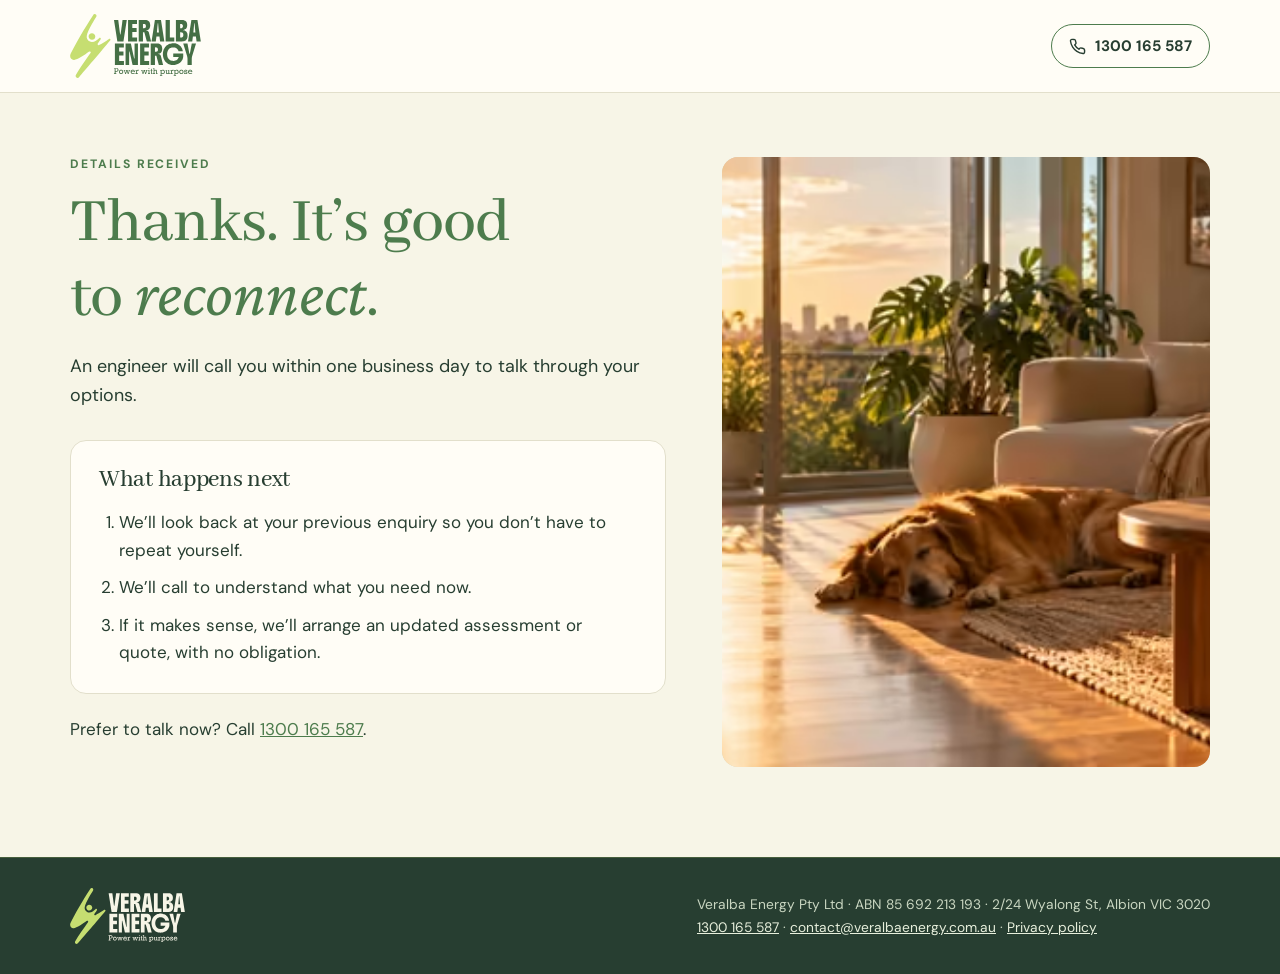
<file: thank-you-reconnect/index.html>
<!doctype html>
<html lang="en-AU">
<head>
<meta charset="utf-8">
<meta name="viewport" content="width=device-width,initial-scale=1,viewport-fit=cover">
<title>Thank you | Veralba Energy</title>
<meta name="robots" content="noindex,nofollow">
<meta name="theme-color" content="#273e31">
<link rel="icon" href="../favicon.ico" sizes="any">
<link rel="icon" href="../assets/img/isotype.svg" type="image/svg+xml">
<link rel="apple-touch-icon" href="../apple-touch-icon.png">
<link rel="preconnect" href="https://fonts.gstatic.com" crossorigin>
<link rel="preconnect" href="https://fonts.googleapis.com">
<link rel="preload" href="../assets/reconnect/fonts/abhaya-libre-500-latin.83ba8452.woff2" as="font" type="font/woff2" crossorigin>
<style>@font-face{font-family:Abhaya Libre;font-style:normal;font-weight:500;font-display:swap;src:url(../assets/reconnect/fonts/abhaya-libre-500-latin.83ba8452.woff2) format("woff2")}:root{color-scheme:light;--certainty:#4d7c4d;--clarity:#c6de71;--trust:#273e31;--sunrise:#ffa84a;--dawn:#f7f5e7;--paper:#fffdf6;--ink:#273e31;--muted:#5a6a5f;--line:#e2dfcb;--title:"Abhaya Libre",Georgia,"Times New Roman",serif;--accent:"Crimson Pro","Minion Pro",Georgia,serif;--body:"DM Sans",system-ui,-apple-system,"Segoe UI",Roboto,Arial,sans-serif;--maxw:1180px;--r:16px;--shadow:0 24px 50px -24px rgba(39,62,49,.45)}*{box-sizing:border-box}html{-webkit-text-size-adjust:100%;scroll-behavior:smooth}body{margin:0;background:var(--dawn);color:var(--ink);font:400 17px/1.62 var(--body)}img{max-width:100%;height:auto;display:block}a{color:var(--certainty)}:focus-visible{outline:3px solid var(--sunrise);outline-offset:2px}.wrap{max-width:var(--maxw);margin:0 auto;padding-inline:20px}.sr{position:absolute!important;width:1px;height:1px;overflow:hidden;clip:rect(0 0 0 0);white-space:nowrap}p{margin:0}h1,h2,h3{font-family:var(--title);font-weight:500;line-height:1.06;margin:0;letter-spacing:-.012em;text-wrap:balance}h1{font-size:clamp(2.4rem,5.2vw,4.1rem)}h2{font-size:clamp(2rem,3.9vw,3rem);color:var(--certainty)}.hl{font-family:var(--accent);font-style:italic;font-weight:400;letter-spacing:0}.eyebrow{font:700 .76rem/1.3 var(--body);letter-spacing:.16em;text-transform:uppercase;color:var(--certainty);margin:0 0 16px}.lede{font-size:1.12rem;max-width:36em;margin:18px 0 0}sup{font:700 .5em/0 var(--body);vertical-align:super}sup a{color:inherit;text-decoration:none}.top{background:var(--paper);border-bottom:1px solid var(--line);position:relative;z-index:6}.top .wrap{display:flex;align-items:center;justify-content:space-between;gap:16px;height:92px}.top .logo{display:block;line-height:0}.top .logo img{height:64px;width:auto}.call{display:inline-flex;align-items:center;gap:9px;font-weight:700;font-size:.95rem;text-decoration:none;color:var(--trust);border:1.5px solid var(--certainty);border-radius:999px;padding:9px 17px;white-space:nowrap;min-height:44px}.call svg{width:17px;height:17px;flex:none}.call:hover{background:var(--certainty);color:#fff}.hero{background:linear-gradient(180deg,var(--paper) 0%,var(--dawn) 100%);border-bottom:1px solid var(--line)}.hero .wrap{display:grid;grid-template-columns:minmax(0,1fr) minmax(0,440px);grid-template-areas:"text form" "photo form";gap:36px 56px;padding-block:52px 64px;align-items:start}.hero-text{grid-area:text}.hero h1{color:var(--trust);max-width:14em}.hero h1 .hl{color:var(--certainty)}.hero h1 sup{color:var(--muted)}.offer{font:700 clamp(1.08rem,2.2vw,1.25rem)/1.45 var(--body);color:var(--trust);max-width:30em;background:#fff3e2;border-left:3px solid var(--sunrise);border-radius:6px;padding:12px 16px;margin-top:18px}.hero-img{grid-area:photo;border-radius:var(--r);overflow:hidden;aspect-ratio:16/9;background:#d9d4bd;margin:0}.hero-img picture,.hero-img img{display:block;width:100%;height:100%}.hero-img img{object-fit:cover;object-position:var(--focus,50% 50%)}.checks{list-style:none;padding:0;margin:22px 0 0;display:grid;gap:14px}.checks li{display:grid;grid-template-columns:26px 1fr;gap:12px;align-items:start}.checks li:before{content:"";width:22px;height:22px;margin-top:3px;border-radius:50%;background:var(--clarity) url("data:image/svg+xml,%3Csvg xmlns='http://www.w3.org/2000/svg' viewBox='0 0 24 24'%3E%3Cpath d='M6 12.5l4 4 8-9' fill='none' stroke='%23273e31' stroke-width='2.8' stroke-linecap='round' stroke-linejoin='round'/%3E%3C/svg%3E") no-repeat center/13px}.checks li.promo strong{background:linear-gradient(transparent 62%,#ffa84a59 62%)}.checks sup{color:var(--muted)}.formcard{grid-area:form;background:var(--paper);color:var(--ink);border:1px solid var(--line);border-radius:var(--r);box-shadow:var(--shadow);padding:30px 28px 24px;scroll-margin-top:16px;justify-self:end;width:100%;max-width:480px}.formcard h2{font-size:1.8rem;color:var(--trust)}.formcard .sub{margin:8px 0 20px;color:var(--muted);font-size:.95rem}.formerror{display:none;background:#fbeae7;border:1px solid #efc2bb;color:#6f1e18;border-radius:10px;padding:12px 14px;font-size:.9rem;margin-bottom:12px}.formerror.show{display:block}.hp{position:absolute;left:-9999px}.grid2{display:grid;grid-template-columns:1fr 1fr;gap:0 12px}.field{margin:0 0 12px;min-width:0}fieldset.field{border:0;padding:0;margin:4px 0 16px}.field label,.field legend{display:block;font-size:.85rem;font-weight:700;margin-bottom:5px;color:var(--trust);padding:0}.opt{font-weight:400;color:var(--muted)}input[type=text],input[type=email],input[type=tel]{width:100%;font:inherit;font-size:16px;color:var(--ink);background:#fff;border:1.5px solid #cdd4c3;border-radius:10px;padding:11px 12px;min-height:48px;appearance:none;-webkit-appearance:none}input:focus{outline:none;border-color:var(--certainty);box-shadow:0 0 0 3px #c6de71a6}.field.bad input{border-color:#c4472f;box-shadow:0 0 0 2px #c4472f33}.msg{font-size:.82rem;color:#a8322a;margin-top:4px}.msg button{font:inherit;color:var(--certainty);text-decoration:underline;background:none;border:0;padding:0;cursor:pointer}.pills{display:flex;flex-wrap:wrap;gap:8px}.pills label{margin:0;font-weight:500;font-size:.92rem;cursor:pointer;position:relative}.pills input{position:absolute;opacity:0;width:1px;height:1px}.pills span{display:inline-block;border:1.5px solid #cdd4c3;background:#fff;color:var(--trust);border-radius:999px;padding:9px 14px;min-height:42px}.pills input:checked+span{background:var(--clarity);border-color:var(--clarity);font-weight:700}.pills input:focus-visible+span{outline:3px solid var(--sunrise);outline-offset:2px}.btn{display:inline-flex;justify-content:center;align-items:center;gap:10px;border:0;cursor:pointer;background:var(--clarity);color:var(--trust);font:700 1rem/1 var(--body);letter-spacing:.02em;border-radius:999px;padding:17px 26px;min-height:54px;text-decoration:none;transition:background .15s,transform .15s}.btn:hover{background:#b7d358}.btn:active{transform:translateY(1px)}.btn[disabled]{opacity:.65;cursor:wait}.btn.full{width:100%}.testpanel{display:none;color:var(--ink);background:#fff6e8;border:1.5px dashed var(--sunrise);border-radius:10px;padding:12px;font-size:.8rem;margin-top:12px;white-space:pre-wrap;word-break:break-word}.reassure{text-align:center;font-size:.9rem;color:var(--muted);margin-top:12px}.fine{font-size:.76rem;color:var(--muted);margin-top:12px;line-height:1.45}.badges{background:var(--paper);border-bottom:1px solid var(--line)}.badges .wrap{display:flex;align-items:center;justify-content:center;flex-wrap:wrap;gap:18px 48px;padding-block:22px}.badges p{font-size:.78rem;letter-spacing:.14em;text-transform:uppercase;font-weight:700;color:var(--muted)}.badges img{height:46px;width:auto}.badges img.tall{height:58px}.trust3{list-style:none;margin:0;padding:0;display:grid;grid-template-columns:repeat(3,minmax(0,1fr));gap:28px}.trust3 li{display:grid;grid-template-columns:42px 1fr;gap:14px;align-items:start}.trust3 img{width:42px;height:42px}.trust3 strong{display:block;font:500 1.3rem/1.2 var(--title);color:var(--trust);margin-bottom:4px}.trust3 span{font-size:.95rem;color:var(--muted)}.s{padding-block:56px}.terms{background:var(--paper);border-top:1px solid var(--line);scroll-margin-top:12px}.terms .wrap{padding-block:30px 34px}.terms .in{max-width:1040px}.terms h2{font:700 .78rem/1.3 var(--body);letter-spacing:.14em;text-transform:uppercase;color:var(--muted);margin:0 0 12px}.terms ul{margin:0;padding:0;list-style:none;display:grid;grid-template-columns:repeat(2,minmax(0,1fr));gap:12px 40px;font-size:.84rem;line-height:1.5;color:var(--trust)}.terms li{display:grid;grid-template-columns:1.1em 1fr;gap:4px;align-items:baseline}.terms li .m{font-weight:700;color:var(--certainty)}.terms li b{font-weight:700}.terms li.wide{grid-column:1/-1}footer{background:var(--trust);color:#c9d6c1;font-size:.86rem;border-top:1px solid rgba(198,222,113,.2)}footer .wrap{display:flex;flex-wrap:wrap;justify-content:space-between;align-items:center;gap:20px;padding-block:30px}footer .flogo{display:block;line-height:0}footer .flogo img{height:56px;width:auto}footer a{color:#e7efdc}.pv{position:fixed;left:50%;bottom:14px;transform:translate(-50%);z-index:30;display:flex;gap:6px;align-items:center;background:#1b1b1b;color:#fff;padding:7px 9px;border-radius:12px;font:500 13px/1.2 var(--body);box-shadow:0 8px 24px #00000059;max-width:calc(100% - 24px);overflow-x:auto;white-space:nowrap}.pv a{color:#fff;text-decoration:none;padding:7px 10px;border-radius:8px;background:#333}.pv a[aria-current=true]{background:var(--clarity);color:var(--trust);font-weight:700}.dbg{margin:0;background:#111;color:#d9f99d;font:12px/1.5 ui-monospace,Menlo,Consolas,monospace;padding:16px;white-space:pre-wrap;word-break:break-word}.testbar{background:var(--sunrise);color:var(--trust);font:700 13px/1.3 system-ui,sans-serif;padding:9px 16px;text-align:center}.ty{padding-block:64px 90px}.ty .wrap{display:grid;grid-template-columns:minmax(0,1.1fr) minmax(0,.9fr);gap:56px;align-items:start}.ty h1{color:var(--certainty)}.prep{background:var(--paper);border:1px solid var(--line);border-radius:var(--r);padding:26px 28px;margin-top:30px}.prep h2{font-size:1.55rem;color:var(--trust)}.prep ol{margin:16px 0 0;padding-left:1.2em;display:grid;gap:10px}.photo{border-radius:var(--r);overflow:hidden;background:#d9d4bd;aspect-ratio:4/5}.photo img{width:100%;height:100%;object-fit:cover}@media(max-width:980px){.hero .wrap{grid-template-columns:minmax(0,1fr);grid-template-areas:"photo" "text" "form";gap:28px}.formcard{justify-self:stretch;max-width:none}.trust3{grid-template-columns:minmax(0,1fr);gap:20px}.ty .wrap{grid-template-columns:minmax(0,1fr);gap:36px}}@media(max-width:700px){body{font-size:16px}.wrap{padding-inline:16px}.top .wrap{height:74px}.top .logo img{height:52px}.call .num{display:none}.call{padding:9px 13px}.hero .wrap{padding-block:16px 36px;gap:22px}.hero-img{aspect-ratio:3/2}.formcard{padding:24px 18px 20px}.grid2{grid-template-columns:minmax(0,1fr)}.badges .wrap{gap:16px 28px}.badges img{height:36px}.badges img.tall{height:46px}.badges p{width:100%;text-align:center}.s{padding-block:40px}.terms .wrap{padding-block:26px 28px}.terms ul{grid-template-columns:minmax(0,1fr);gap:10px;font-size:.82rem}footer .flogo img{height:52px}.ty{padding-block:36px 56px}.pv{bottom:10px}}@media(prefers-reduced-motion:reduce){html{scroll-behavior:auto}*{transition:none!important}}</style>
<link rel="preload" as="style" href="https://fonts.googleapis.com/css2?family=Crimson+Pro:ital,wght@1,400&family=DM+Sans:opsz,wght@9..40,400;9..40,700&display=swap" onload="this.onload=null;this.rel='stylesheet'">
<noscript><link rel="stylesheet" href="https://fonts.googleapis.com/css2?family=Crimson+Pro:ital,wght@1,400&family=DM+Sans:opsz,wght@9..40,400;9..40,700&display=swap"></noscript>
<script async src="https://www.googletagmanager.com/gtag/js?id=G-YVVDXL7H44"></script>
<script>window.dataLayer=window.dataLayer||[];function gtag(){dataLayer.push(arguments);}gtag('js',new Date());gtag('config','G-YVVDXL7H44');</script>
</head>
<body>
<header class="top"><div class="wrap">
<a class="logo" href="https://veralbaenergy.com.au/" aria-label="Veralba Energy home"><img src="../assets/img/logo.svg" alt="Veralba Energy — Power with purpose" width="131" height="64"></a>
<a class="call" href="tel:1300165587"><svg viewBox="0 0 24 24" fill="none" stroke="currentColor" stroke-width="2" stroke-linecap="round" stroke-linejoin="round" aria-hidden="true"><path d="M22 16.9v3a2 2 0 0 1-2.2 2 19.8 19.8 0 0 1-8.6-3.1 19.5 19.5 0 0 1-6-6A19.8 19.8 0 0 1 2.1 4.2 2 2 0 0 1 4.1 2h3a2 2 0 0 1 2 1.7c.1.9.4 1.8.7 2.7a2 2 0 0 1-.5 2.1L8 9.8a16 16 0 0 0 6 6l1.3-1.3a2 2 0 0 1 2.1-.4c.9.3 1.8.6 2.7.7a2 2 0 0 1 1.7 2z"/></svg><span class="num">1300 165 587</span><span class="sr">Call Veralba Energy on 1300 165 587</span></a>
</div></header>
<main class="ty"><div class="wrap">
<div>
<p class="eyebrow">Details received</p>
<h1>Thanks. It&rsquo;s good to <span class="hl">reconnect</span>.</h1>
<p class="lede" id="tyLead">An engineer will call you within one business day to talk through your options.</p>
<div class="prep">
<h2>What happens next</h2>
<ol>
<li>We&rsquo;ll look back at your previous enquiry so you don&rsquo;t have to repeat yourself.</li>
<li>We&rsquo;ll call to understand what you need now.</li>
<li>If it makes sense, we&rsquo;ll arrange an updated assessment or quote, with no obligation.</li>
</ol>
</div>
<p style="margin-top:22px">Prefer to talk now? Call <a href="tel:1300165587">1300 165 587</a>.</p>
</div>
<div class="photo"><picture>
<source type="image/avif" srcset="../assets/reconnect/img/dog-480.a8f7a26d.avif 480w, ../assets/reconnect/img/dog-720.dd54cd89.avif 720w, ../assets/reconnect/img/dog-960.0d75f635.avif 960w" sizes="(max-width:980px) calc(100vw - 32px), 480px">
<img src="../assets/reconnect/img/dog-720.70676a89.webp" srcset="../assets/reconnect/img/dog-480.49f4c102.webp 480w, ../assets/reconnect/img/dog-720.70676a89.webp 720w, ../assets/reconnect/img/dog-960.1ff579b4.webp 960w" sizes="(max-width:980px) calc(100vw - 32px), 480px" alt="A dog asleep in a patch of afternoon sun in a living room" width="960" height="640" loading="lazy" decoding="async" style="object-position:55% 60%">
</picture></div>
</div></main>
<footer><div class="wrap">
<a class="flogo" href="https://veralbaenergy.com.au/" aria-label="Veralba Energy home"><img src="../assets/img/logo-dark-bg.svg" alt="Veralba Energy" width="115" height="56" loading="lazy" decoding="async"></a>
<div>Veralba Energy Pty Ltd · ABN 85 692 213 193 · 2/24 Wyalong St, Albion VIC 3020<br>
<a href="tel:1300165587">1300 165 587</a> · <a href="mailto:contact@veralbaenergy.com.au">contact@veralbaenergy.com.au</a> · <a href="https://veralbaenergy.com.au/privacy-policy/" target="_blank" rel="noopener">Privacy policy</a></div>
</div></footer>
<script>
/* re_engagement_lead: fires ONCE, only after a confirmed HubSpot submission on /reconnect/.
/reconnect/ stores a token on hs-form-event:on-submission:success; this page consumes it immediately.
Direct visits, refreshes, back-navigation, tokens older than 30 min and test mode never fire. */
(function () {
var KEY = "vb_reconnect_submission", MAX_AGE = 30 * 60 * 1000, HOST = "veralbaenergy.com.au";
var LEADS = {
"Solar + Battery": "An engineer will call you within one business day to talk through solar and battery options for your home.",
"Battery Storage": "An engineer will call you within one business day to talk through a battery for your existing solar system.",
"Review Previous Quote": "Our team will call you within one business day to review your previous proposal with you."
};
var t = null;
try { t = JSON.parse(sessionStorage.getItem(KEY) || "null"); } catch (e) {}
try { sessionStorage.removeItem(KEY); } catch (e) {}
if (t && LEADS[t.segment]) document.getElementById("tyLead").textContent = LEADS[t.segment];
var valid = t && typeof t.ts === "number" && (Date.now() - t.ts) < MAX_AGE;
if (!valid) return;
var live = location.hostname.slice(-HOST.length) === HOST;
if (!live || t.test || new URLSearchParams(location.search).get("test") === "1") {
if (window.console) console.log("[Veralba] TEST MODE: re_engagement_lead would fire with", t);
return;
}
var u = t.utm || {}, p = { lead_source: "email_reengagement", reengagement_campaign: t.campaign, reengagement_segment: t.segment };
["utm_source", "utm_medium", "utm_campaign", "utm_content"].forEach(function (k) { if (u[k]) p[k] = u[k]; });
gtag("event", "re_engagement_lead", p);
})();
</script>
</body>
</html>
</file>
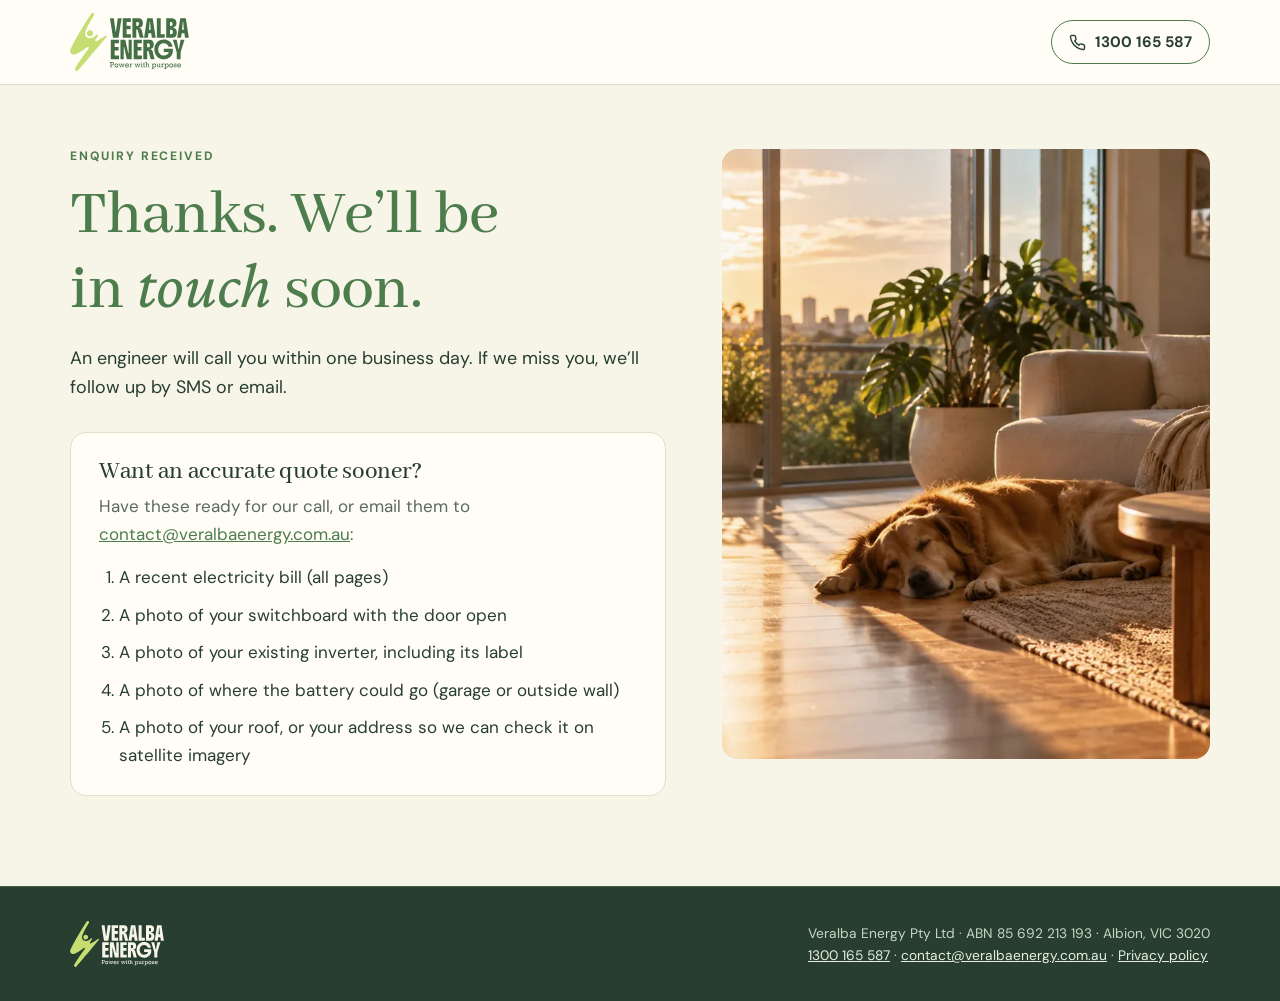
<file: thank-you/index.html>
<!doctype html>
<html lang="en-AU">
<head>
<title>Thank you | Veralba Energy</title>
<meta charset="utf-8">
<meta name="viewport" content="width=device-width,initial-scale=1,viewport-fit=cover">
<meta name="robots" content="noindex,nofollow">
<meta name="theme-color" content="#273e31">
<link rel="icon" href="../favicon.ico" sizes="any">
<link rel="icon" href="../assets/img/isotype.svg" type="image/svg+xml">
<link rel="apple-touch-icon" href="../apple-touch-icon.png">
<link rel="preconnect" href="https://fonts.googleapis.com">
<link rel="preconnect" href="https://fonts.gstatic.com" crossorigin>
<link rel="preload" as="style" href="https://fonts.googleapis.com/css2?family=Abhaya+Libre:wght@500;600&family=Crimson+Pro:ital,wght@1,400;1,500&family=DM+Sans:opsz,wght@9..40,400;9..40,500;9..40,700&display=swap">
<link rel="stylesheet" href="https://fonts.googleapis.com/css2?family=Abhaya+Libre:wght@500;600&family=Crimson+Pro:ital,wght@1,400;1,500&family=DM+Sans:opsz,wght@9..40,400;9..40,500;9..40,700&display=swap" media="print" onload="this.media='all'">
<noscript><link rel="stylesheet" href="https://fonts.googleapis.com/css2?family=Abhaya+Libre:wght@500;600&family=Crimson+Pro:ital,wght@1,400;1,500&family=DM+Sans:opsz,wght@9..40,400;9..40,500;9..40,700&display=swap"></noscript>
<link rel="stylesheet" href="../assets/site.css">
<script async src="https://www.googletagmanager.com/gtag/js?id=G-YVVDXL7H44"></script>
<script>window.dataLayer=window.dataLayer||[];function gtag(){dataLayer.push(arguments);}gtag('js',new Date());gtag('config','G-YVVDXL7H44');</script>
<style>
.ty{padding-block:64px 90px}
.ty .wrap{display:grid;grid-template-columns:minmax(0,1.1fr) minmax(0,.9fr);gap:56px;align-items:start}
.ty h1{color:var(--certainty)}
.prep{background:var(--paper);border:1px solid var(--line);border-radius:var(--r);padding:26px 28px;margin-top:30px}
.prep h2{font-size:1.55rem;color:var(--trust)}
.prep p{margin-top:8px;color:var(--muted)}
.prep ol{margin:16px 0 0;padding-left:1.2em;display:grid;gap:10px}
@media (max-width:900px){.ty .wrap{grid-template-columns:minmax(0,1fr)}}
</style>
</head>
<body>
<header class="top"><div class="wrap">
  <a class="logo" href="https://veralbaenergy.com.au/" aria-label="Veralba Energy home"><img src="../assets/img/logo.svg" alt="Veralba Energy — Power with purpose" width="118" height="58"></a>
  <a class="call" href="tel:1300165587"><svg viewBox="0 0 24 24" fill="none" stroke="currentColor" stroke-width="2" stroke-linecap="round" stroke-linejoin="round" aria-hidden="true"><path d="M22 16.9v3a2 2 0 0 1-2.2 2 19.8 19.8 0 0 1-8.6-3.1 19.5 19.5 0 0 1-6-6A19.8 19.8 0 0 1 2.1 4.2 2 2 0 0 1 4.1 2h3a2 2 0 0 1 2 1.7c.1.9.4 1.8.7 2.7a2 2 0 0 1-.5 2.1L8 9.8a16 16 0 0 0 6 6l1.3-1.3a2 2 0 0 1 2.1-.4c.9.3 1.8.6 2.7.7a2 2 0 0 1 1.7 2z"/></svg><span class="num">1300 165 587</span><span class="sr">Call Veralba Energy on 1300 165 587</span></a>
</div></header>
<main class="ty"><div class="wrap">
  <div>
    <p class="eyebrow">Enquiry received</p>
    <h1>Thanks<span id="nm"></span>. We&rsquo;ll be in <span class="hl">touch</span> soon.</h1>
    <p class="lede">An engineer will call you within one business day. If we miss you, we&rsquo;ll follow up by SMS or email.</p>
    <div class="prep">
      <h2>Want an accurate quote sooner?</h2>
      <p>Have these ready for our call, or email them to <a href="mailto:contact@veralbaenergy.com.au?subject=Photos%20for%20my%20assessment">contact@veralbaenergy.com.au</a>:</p>
      <ol>
        <li>A recent electricity bill (all pages)</li>
        <li>A photo of your switchboard with the door open</li>
        <li class="bat">A photo of your existing inverter, including its label</li>
        <li class="bat">A photo of where the battery could go (garage or outside wall)</li>
        <li class="sol">A photo of your roof, or your address so we can check it on satellite imagery</li>
      </ol>
    </div>
  </div>
  <div class="photo tall"><img src="../assets/img/dog-1200.webp" alt="A dog asleep in a patch of afternoon sun in a living room" width="1200" height="800" style="object-position:55% 60%"></div>
</div></main>
<footer><div class="wrap">
  <img src="../assets/img/logo-dark-bg.svg" alt="Veralba Energy" width="94" height="46">
  <div>Veralba Energy Pty Ltd · ABN 85 692 213 193 · Albion, VIC 3020<br>
  <a href="tel:1300165587">1300 165 587</a> · <a href="mailto:contact@veralbaenergy.com.au">contact@veralbaenergy.com.au</a> · <a href="https://veralbaenergy.com.au/privacy-policy/" target="_blank" rel="noopener">Privacy policy</a></div>
</div></footer>
<script>
(function(){var t=new URLSearchParams(location.search).get('type');
document.querySelectorAll(t==='battery'?'.sol':t==='solar'?'.bat':'.none').forEach(function(e){e.remove()});
try{var n=sessionStorage.getItem('ve_first');if(n)document.getElementById('nm').textContent=', '+n}catch(e){}})();
</script>
</body>
</html>
</file>
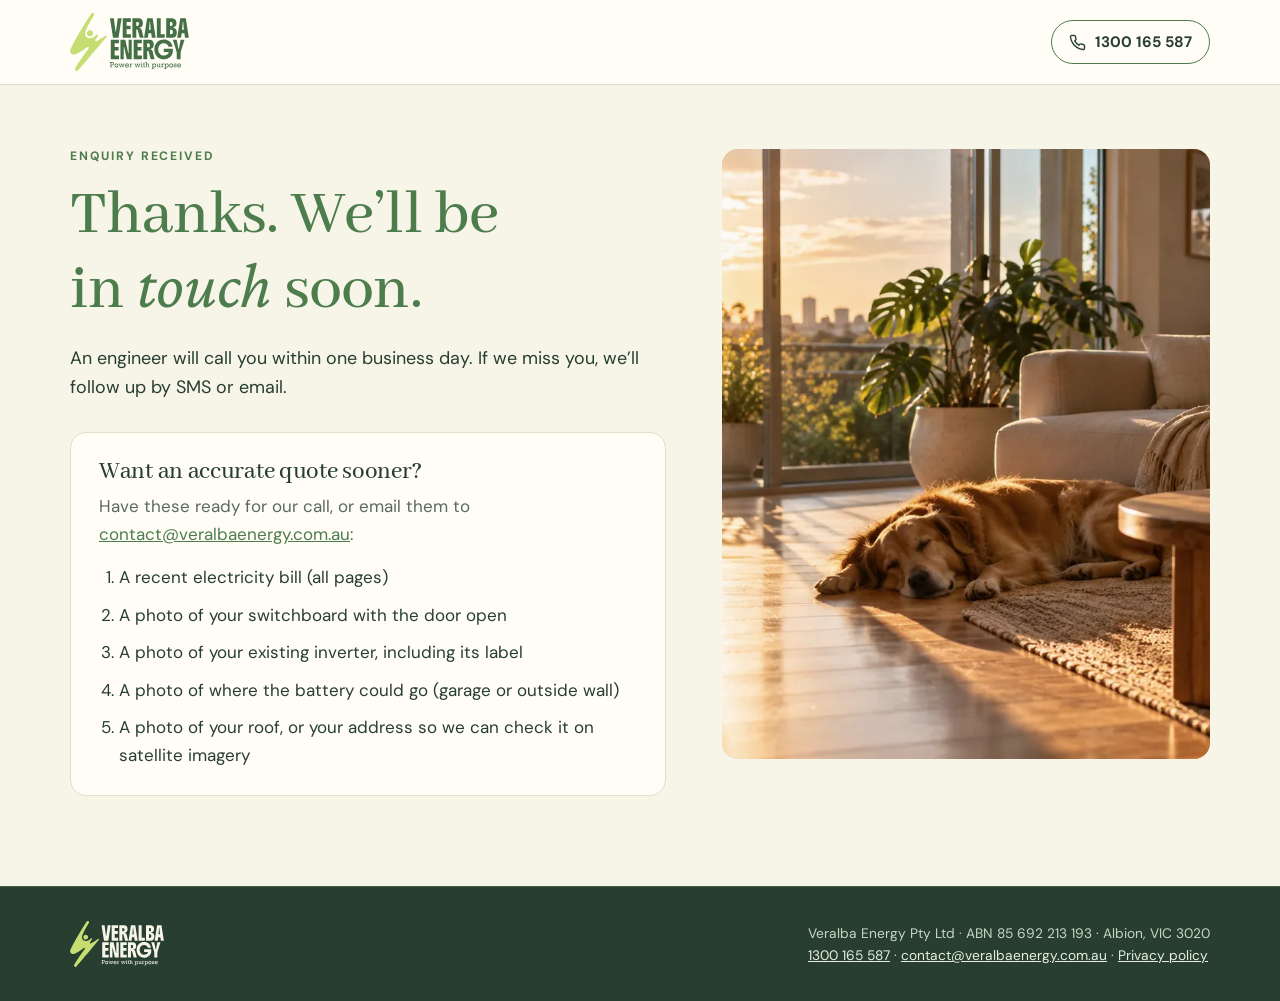
<file: en-au/thank-you/index.html>
<!doctype html><html lang="en-AU"><head><meta charset="utf-8"><title>Redirecting… | Veralba Energy</title><meta name="robots" content="noindex"><link rel="canonical" href="/thank-you/"><meta http-equiv="refresh" content="0;url=/thank-you/"><script>location.replace("/thank-you/"+location.search+location.hash)</script></head><body><p><a href="/thank-you/">Continue to Veralba Energy</a></p></body></html>
</file>
<file: assets/site.css>
/* Veralba Energy — landing pages v2
   Layout concept: morning-light editorial. Photography carries the people, Abhaya carries the sentence,
   an italic picks out the word that matters, thin Sunrise strokes act as the hand-drawn annotations.
   Single light theme by design (brand palette is built on dawn light). */
:root{
  color-scheme: light;
  --certainty:#4d7c4d;  /* primary green: titles on light, main surfaces */
  --clarity:#c6de71;    /* highlight words + buttons only */
  --trust:#273e31;      /* deep green: dark surfaces, body ink */
  --sunrise:#ffa84a;    /* thin lines, annotations, small accents */
  --dawn:#f7f5e7;       /* page ground instead of white */
  --paper:#fffdf6;      /* raised surfaces */
  --ink:#273e31;
  --muted:#5a6a5f;
  --line:#e2dfcb;
  --solar:#e3a33a;      /* chart: solar generation (warm amber) */
  --error:#a8322a;
  --title:"Abhaya Libre",Georgia,"Times New Roman",serif;
  --accent:"Crimson Pro","Minion Pro",Georgia,serif;
  --body:"DM Sans",system-ui,-apple-system,"Segoe UI",Roboto,Arial,sans-serif;
  --maxw:1180px;
  --r:16px;
  --shadow:0 24px 50px -24px rgba(39,62,49,.45);
}
*{box-sizing:border-box}
html{-webkit-text-size-adjust:100%;scroll-behavior:smooth}
body{margin:0;background:var(--dawn);color:var(--ink);font:400 17px/1.62 var(--body)}
img{max-width:100%;height:auto;display:block}
a{color:var(--certainty)}
:focus-visible{outline:3px solid var(--sunrise);outline-offset:2px}
.wrap{max-width:var(--maxw);margin:0 auto;padding-inline:20px}
.sr{position:absolute!important;width:1px;height:1px;overflow:hidden;clip:rect(0 0 0 0);white-space:nowrap}

/* ---------- Type ---------- */
h1,h2,h3{font-family:var(--title);font-weight:500;line-height:1.06;margin:0;letter-spacing:-.012em;text-wrap:balance}
h1{font-size:clamp(2.4rem,5.2vw,4.1rem)}
h2{font-size:clamp(2rem,3.9vw,3rem);color:var(--certainty)}
h3{font-size:1.35rem;color:var(--trust);line-height:1.2}
.hl{font-family:var(--accent);font-style:italic;font-weight:400;letter-spacing:0}
.dark .hl,.hero .hl{color:var(--clarity)}
/* hand-drawn underline in Sunrise */
.u{position:relative;white-space:nowrap}
.u::after{content:"";position:absolute;left:-2%;right:-4%;bottom:-.12em;height:.32em;background:url("data:image/svg+xml,%3Csvg xmlns='http://www.w3.org/2000/svg' viewBox='0 0 200 20' preserveAspectRatio='none'%3E%3Cpath d='M3 13 C 45 5, 95 4, 197 9 M 20 16 C 70 11, 130 11, 180 14' fill='none' stroke='%23ffa84a' stroke-width='2.6' stroke-linecap='round'/%3E%3C/svg%3E") no-repeat center/100% 100%;pointer-events:none}
/* hand-drawn circle */
.o{position:relative;white-space:nowrap;padding-inline:.08em}
.o::after{content:"";position:absolute;inset:-.14em -.22em -.06em -.2em;background:url("data:image/svg+xml,%3Csvg xmlns='http://www.w3.org/2000/svg' viewBox='0 0 220 80' preserveAspectRatio='none'%3E%3Cpath d='M30 12 C 90 -2, 190 4, 212 30 C 228 55, 150 76, 90 74 C 30 72, 2 58, 8 36 C 13 20, 60 8, 120 9' fill='none' stroke='%23ffa84a' stroke-width='2.4' stroke-linecap='round'/%3E%3C/svg%3E") no-repeat center/100% 100%;pointer-events:none}
.eyebrow{font:700 .76rem/1.3 var(--body);letter-spacing:.16em;text-transform:uppercase;color:var(--certainty);margin:0 0 16px}
.dark .eyebrow,.hero .eyebrow{color:var(--clarity)}
.lede{font-size:1.12rem;max-width:36em;margin:18px 0 0}
p{margin:0}
.stack{display:grid;gap:16px}

/* ---------- Header ---------- */
.top{background:var(--paper);border-bottom:1px solid var(--line);position:relative;z-index:6}
.top .wrap{display:flex;align-items:center;justify-content:space-between;gap:16px;height:84px}
.top .logo img{height:58px;width:auto}
.call{display:inline-flex;align-items:center;gap:9px;font-weight:700;font-size:.95rem;text-decoration:none;color:var(--trust);border:1.5px solid var(--certainty);border-radius:999px;padding:9px 17px;white-space:nowrap}
.call svg{width:17px;height:17px;flex:none}
.call:hover{background:var(--certainty);color:#fff}

/* ---------- Hero ---------- */
/* light morning hero: sentence + photo on the left, the form as a deep-green card on the right */
.hero{background:linear-gradient(180deg,var(--paper) 0%,var(--dawn) 100%);border-bottom:1px solid var(--line)}
.hero .wrap{display:grid;grid-template-columns:minmax(0,1fr) minmax(0,440px);grid-template-areas:"text form" "photo form";gap:36px 56px;padding-block:60px 72px;align-items:start}
.hero-text{grid-area:text}
.hero h1{color:var(--trust);max-width:14em}
.hero h1 .hl{color:var(--certainty)}
.hero .eyebrow{color:var(--certainty)}
.hero .lede{color:var(--ink)}
.hero-img{grid-area:photo;border-radius:var(--r);overflow:hidden;aspect-ratio:16/9;background:#d9d4bd;margin:0}
.hero-img img{width:100%;height:100%;object-fit:cover;object-position:var(--focus,50% 50%)}
.hero-img figcaption{display:none}
.hero .formcard{grid-area:form}
.chips{display:flex;flex-wrap:wrap;gap:10px 22px;margin-top:22px;padding:0;list-style:none;font-size:.95rem;color:var(--muted)}
.chips li{display:flex;align-items:center;gap:8px}
.chips li::before{content:"";width:18px;height:18px;border-radius:50%;flex:none;background:var(--clarity) url("data:image/svg+xml,%3Csvg xmlns='http://www.w3.org/2000/svg' viewBox='0 0 24 24'%3E%3Cpath d='M6 12.5l4 4 8-9' fill='none' stroke='%23273e31' stroke-width='2.8' stroke-linecap='round' stroke-linejoin='round'/%3E%3C/svg%3E") no-repeat center/12px}

/* ---------- Form ---------- */
.formcard{background:var(--trust);color:#fff;border-radius:var(--r);box-shadow:var(--shadow);padding:30px 28px 24px;scroll-margin-top:16px;justify-self:end;width:100%;max-width:480px}
.formcard h2{font-size:1.8rem;color:#fff}
.formcard .sub{margin:8px 0 20px;color:#cfdcc4;font-size:.95rem}
.grid2{display:grid;grid-template-columns:1fr 1fr;gap:0 12px}
.field{margin:0 0 12px;min-width:0}
.field label,.field legend{display:block;font-size:.85rem;font-weight:700;margin-bottom:5px;color:#eef3e6}
.opt{font-weight:400;color:#b9c8b0}
input[type=text],input[type=email],input[type=tel],select{width:100%;font:inherit;font-size:16px;color:var(--ink);background:#fff;border:1.5px solid #cdd4c3;border-radius:10px;padding:11px 12px;min-height:48px;appearance:none;-webkit-appearance:none}
select{background:#fff url("data:image/svg+xml,%3Csvg xmlns='http://www.w3.org/2000/svg' viewBox='0 0 24 24'%3E%3Cpath d='M6 9l6 6 6-6' fill='none' stroke='%234d7c4d' stroke-width='2.2'/%3E%3C/svg%3E") no-repeat right 12px center/18px;padding-right:38px}
input:focus,select:focus{outline:none;border-color:var(--certainty);box-shadow:0 0 0 3px rgba(198,222,113,.65)}
.field.bad input,.field.bad select{border-color:#ff9b73;box-shadow:0 0 0 2px rgba(255,155,115,.35)}
.msg{font-size:.82rem;color:#ffc2a6;margin-top:4px}
.msg button{font:inherit;color:var(--clarity);text-decoration:underline;background:none;border:0;padding:0;cursor:pointer}
fieldset{border:0;padding:0;margin:0 0 12px;min-width:0}
.pills{display:flex;flex-wrap:wrap;gap:8px}
.pills label{margin:0;font-weight:500;font-size:.92rem;cursor:pointer;position:relative}
.pills input{position:absolute;opacity:0;width:1px;height:1px}
.pills span{display:inline-block;border:1.5px solid rgba(255,255,255,.28);background:rgba(255,255,255,.06);color:#eef3e6;border-radius:999px;padding:8px 14px}
.pills input:checked+span{background:var(--clarity);border-color:var(--clarity);color:var(--trust);font-weight:700}
.pills input:focus-visible+span{outline:3px solid var(--sunrise);outline-offset:2px}
.btn{display:inline-flex;justify-content:center;align-items:center;gap:10px;border:0;cursor:pointer;background:var(--clarity);color:var(--trust);font:700 1rem/1 var(--body);letter-spacing:.02em;border-radius:999px;padding:17px 26px;min-height:54px;text-decoration:none;transition:background .15s,transform .15s}
.btn:hover{background:#b7d358}
.btn:active{transform:translateY(1px)}
.btn[disabled]{opacity:.65;cursor:wait}
.btn.full{width:100%}
.fine{font-size:.76rem;color:#b9c8b0;margin-top:12px;line-height:1.45}
.fine a{color:var(--clarity)}
.formerror{display:none;background:#fbeae7;border:1px solid #efc2bb;color:#6f1e18;border-radius:10px;padding:12px 14px;font-size:.9rem;margin-bottom:12px}
.formerror.show{display:block}
.testpanel{display:none;color:var(--ink);background:#fff6e8;border:1.5px dashed var(--sunrise);border-radius:10px;padding:12px;font-size:.8rem;margin-top:12px;white-space:pre-wrap;word-break:break-word}
.hp{position:absolute;left:-9999px}

/* ---------- Accreditation strip ---------- */
.badges{background:var(--paper);border-bottom:1px solid var(--line)}
.badges .wrap{display:flex;align-items:center;justify-content:center;flex-wrap:wrap;gap:18px 48px;padding-block:22px}
.badges p{font-size:.78rem;letter-spacing:.14em;text-transform:uppercase;font-weight:700;color:var(--muted)}
.badges img{height:46px;width:auto}
.badges img.tall{height:58px}

/* ---------- Sections ---------- */
section.s{padding-block:96px}
.paper{background:var(--paper)}
.dark{background:var(--trust);color:#fff}
.dark h2{color:#fff}
.dark p{color:#dfe8d4}
.split{display:grid;grid-template-columns:minmax(0,1fr) minmax(0,1fr);gap:64px;align-items:center}
.split.rev>:first-child{order:2}
.photo{border-radius:var(--r);overflow:hidden;background:#d9d4bd}
.photo img{width:100%;height:100%;object-fit:cover}
.photo.tall{aspect-ratio:4/5}
.photo.wide{aspect-ratio:3/2}
.cap{font-size:.8rem;color:var(--muted);margin-top:10px}
.checks{list-style:none;padding:0;margin:26px 0 0;display:grid;gap:14px}
.checks li{display:grid;grid-template-columns:26px 1fr;gap:12px;align-items:start}
.checks li::before{content:"";width:22px;height:22px;margin-top:3px;border-radius:50%;background:var(--clarity) url("data:image/svg+xml,%3Csvg xmlns='http://www.w3.org/2000/svg' viewBox='0 0 24 24'%3E%3Cpath d='M6 12.5l4 4 8-9' fill='none' stroke='%23273e31' stroke-width='2.8' stroke-linecap='round' stroke-linejoin='round'/%3E%3C/svg%3E") no-repeat center/13px}
.head{max-width:720px;margin-bottom:44px}
.head p{color:var(--muted);margin-top:14px}
.aside{font-family:var(--accent);font-style:italic;font-size:1.45rem;line-height:1.35;color:var(--trust);border-left:2px solid var(--sunrise);padding-left:18px;margin-top:28px;max-width:28em}

/* ---------- Energy-flow chart ---------- */
.chartbox{background:var(--paper);border:1px solid var(--line);border-radius:var(--r);padding:26px 26px 18px;position:relative}
.chartbox figcaption{display:flex;flex-wrap:wrap;justify-content:space-between;gap:8px 20px;align-items:baseline;margin-bottom:10px}
.chartbox figcaption strong{font:500 1.25rem var(--title);color:var(--trust)}
.legend{display:flex;flex-wrap:wrap;gap:6px 18px;font-size:.82rem;color:var(--muted)}
.legend span{display:inline-flex;align-items:center;gap:7px}
.legend i{width:14px;height:10px;border-radius:3px;display:inline-block}
.chart-scroll{overflow-x:auto}
.chart svg{display:block;width:100%;height:auto;min-width:520px;font-family:var(--body)}
.chart .tick{font-size:12px;fill:#6b7a6f;font-variant-numeric:tabular-nums}
.chart .note{font-family:var(--accent);font-style:italic;font-size:17px;fill:#273e31}
.chart .grid{stroke:#e8e5d3;stroke-width:1}
.tip{position:absolute;pointer-events:none;background:var(--trust);color:#fff;font-size:.8rem;line-height:1.45;padding:8px 11px;border-radius:8px;transform:translate(-50%,-110%);white-space:nowrap;opacity:0;transition:opacity .12s;font-variant-numeric:tabular-nums}
.tip.on{opacity:1}
.chart-note{font-size:.8rem;color:var(--muted);margin-top:8px}

/* ---------- Reviews ---------- */
.rating{display:inline-flex;align-items:center;gap:10px;font-weight:700;color:var(--trust);margin-top:14px}
.stars{color:#e0a032;letter-spacing:2px}
.reviews{display:grid;grid-template-columns:repeat(3,minmax(0,1fr));gap:22px}
.review{margin:0;background:var(--paper);border-radius:var(--r);padding:28px;display:flex;flex-direction:column;gap:14px;border:1px solid var(--line)}
.review blockquote{margin:0;font:400 1.22rem/1.45 var(--title);color:var(--trust)}
.review figcaption{font-size:.86rem;color:var(--muted);margin-top:auto}
.review figcaption b{color:var(--trust)}
.installs{display:grid;grid-template-columns:1.3fr 1fr 1fr;gap:14px;margin-top:22px}
.installs .photo{aspect-ratio:4/5}
.installs .photo:first-child{aspect-ratio:auto}

/* ---------- Price ---------- */
.price{display:grid;grid-template-columns:minmax(0,1.05fr) minmax(0,.95fr);gap:56px;align-items:start}
.range{background:var(--dawn);border:1px solid var(--line);border-radius:var(--r);padding:28px;margin-top:28px}
.range .lab{font-size:.78rem;letter-spacing:.14em;text-transform:uppercase;font-weight:700;color:var(--muted)}
.nums{display:flex;justify-content:space-between;align-items:baseline;font:500 2.1rem/1 var(--title);color:var(--trust);margin-top:10px;font-variant-numeric:tabular-nums}
.bar{height:10px;border-radius:99px;background:linear-gradient(90deg,var(--clarity),var(--certainty));margin:14px 0 10px}
.ends{display:flex;justify-content:space-between;gap:18px;font-size:.84rem;color:var(--muted)}
.ends span:last-child{text-align:right}
.range .note{font-size:.8rem;color:var(--muted);border-top:1px solid var(--line);margin-top:18px;padding-top:14px}
.drivers{list-style:none;padding:0;margin:18px 0 0;display:grid;gap:16px}
.drivers li{display:grid;grid-template-columns:42px 1fr;gap:14px;align-items:start}
.drivers img{width:42px;height:42px}
.drivers strong{display:block;color:var(--trust)}
.drivers span{font-size:.94rem;color:var(--muted)}
.pull{margin:30px 0 0;background:var(--trust);color:#fff;border-radius:var(--r);padding:26px 28px}
.pull blockquote{margin:0;font:400 1.2rem/1.45 var(--title)}
.pull figcaption{font-size:.84rem;color:#cfdcc4;margin-top:12px}

/* ---------- Price examples + validity (added 5 Oct 2026) ---------- */
.examples{list-style:none;padding:0;margin:20px 0 0;display:grid;gap:0}
.examples li{display:flex;justify-content:space-between;align-items:baseline;gap:16px;padding:10px 0;border-top:1px dashed var(--line);font-size:.95rem;color:var(--ink)}
.examples li span{min-width:0}
.examples b{font:500 1.2rem/1.1 var(--title);color:var(--trust);white-space:nowrap;font-variant-numeric:tabular-nums}
.valid{margin-top:16px;font-size:.88rem;color:var(--trust);background:#fff3e2;border-left:3px solid var(--sunrise);border-radius:6px;padding:10px 14px}
.solaronly{margin-top:18px;padding-top:14px;border-top:1px dashed var(--line);font-size:.95rem;color:var(--ink)}
.solaronly strong{color:var(--certainty)}
.finance{margin-top:10px;font-size:.88rem;color:var(--certainty);font-weight:700}

/* ---------- Aftercare ---------- */
.care{display:grid;grid-template-columns:minmax(0,.9fr) minmax(0,1.1fr);gap:64px;align-items:center}
.timeline{list-style:none;padding:0;margin:30px 0 0;position:relative;display:grid;gap:22px}
.timeline::before{content:"";position:absolute;left:43px;top:10px;bottom:10px;width:2px;background:repeating-linear-gradient(var(--sunrise) 0 6px,transparent 6px 11px)}
.timeline li{display:grid;grid-template-columns:88px 1fr;gap:18px;align-items:start;position:relative}
.when{font:500 1.05rem/1.2 var(--title);color:var(--clarity);background:var(--trust);border:1.5px solid var(--sunrise);border-radius:999px;text-align:center;padding:8px 6px;position:relative;z-index:1}
.timeline strong{display:block;color:#fff;font-weight:700}
.timeline span{color:#cfdcc4;font-size:.95rem}
.warranty{display:flex;align-items:center;gap:16px;margin-top:30px;padding:18px 20px;border:1px solid rgba(198,222,113,.35);border-radius:var(--r)}
.warranty b{font:500 2.4rem/1 var(--title);color:var(--clarity);white-space:nowrap}
.warranty span{color:#e7eedb}

/* ---------- Steps ---------- */
.steps{display:grid;grid-template-columns:repeat(3,minmax(0,1fr));gap:22px;counter-reset:s}
.step{border-top:2px solid var(--certainty);padding-top:20px}
.step .n{font:500 1rem var(--title);color:var(--sunrise)}
.step h3{margin:6px 0 8px}
.step p{color:var(--muted);font-size:.96rem}

/* ---------- FAQ ---------- */
.faq{max-width:820px}
.faq details{border-bottom:1px solid var(--line)}
.faq summary{cursor:pointer;list-style:none;padding:20px 44px 20px 0;font:500 1.28rem/1.3 var(--title);color:var(--trust);position:relative}
.faq summary::-webkit-details-marker{display:none}
.faq summary::after{content:"+";position:absolute;right:8px;top:15px;font:400 1.7rem var(--body);color:var(--certainty)}
.faq details[open] summary::after{content:"–"}
.faq details p{color:var(--muted);padding-bottom:20px;max-width:62ch}

/* ---------- Final CTA with lightning mask ---------- */
.final .wrap{display:grid;grid-template-columns:minmax(0,.8fr) minmax(0,1.2fr);gap:48px;align-items:center}
.mask{aspect-ratio:1732/2733;max-height:520px;width:100%;-webkit-mask:url(img/isotype.svg) no-repeat center/contain;mask:url(img/isotype.svg) no-repeat center/contain}
.mask img{width:100%;height:100%;object-fit:cover;object-position:35% 45%}
.final h2{max-width:14em}
.final p{margin:16px 0 28px;max-width:32em}
.final .alt{display:block;margin-top:16px;color:var(--clarity);font-weight:700;text-decoration:none}

footer{background:var(--trust);color:#c9d6c1;font-size:.86rem;border-top:1px solid rgba(198,222,113,.2)}
footer .wrap{display:flex;flex-wrap:wrap;justify-content:space-between;align-items:center;gap:20px;padding-block:34px}
footer img{height:46px;width:auto}
footer a{color:#e7efdc}

/* ---------- Mobile sticky ---------- */
.sticky{position:fixed;left:0;right:0;bottom:0;z-index:20;display:none;gap:10px;background:var(--paper);border-top:1px solid var(--line);padding:10px 14px calc(10px + env(safe-area-inset-bottom,0px));box-shadow:0 -10px 24px -14px rgba(39,62,49,.4);transform:translateY(110%);transition:transform .25s}
.sticky.show{transform:none}
.sticky .btn{flex:1;padding:14px 16px;min-height:50px}
.sticky .callbtn{flex:0 0 50px;height:50px;border-radius:50%;border:1.5px solid var(--certainty);display:grid;place-items:center;color:var(--trust)}
.sticky .callbtn svg{width:21px;height:21px}

@media (max-width:980px){
  .split,.price,.care,.final .wrap{grid-template-columns:minmax(0,1fr);gap:36px}
  .hero .wrap{grid-template-columns:minmax(0,1fr);grid-template-areas:"photo" "text" "form";gap:28px}
  .split.rev>:first-child{order:0}
  .formcard{justify-self:stretch;max-width:none}
  .reviews{grid-template-columns:minmax(0,1fr)}
  .steps{grid-template-columns:minmax(0,1fr)}
  .installs{grid-template-columns:1fr 1fr}
  .installs .photo:first-child{grid-column:1/-1;aspect-ratio:16/10}
  .mask{max-height:380px}
}
@media (max-width:700px){
  body{font-size:16px}
  .wrap{padding-inline:16px}
  section.s{padding-block:64px}
  .top .wrap{height:70px}
  .top .logo img{height:48px}
  .call .num{display:none}
  .hero .wrap{padding-block:20px 40px;gap:24px}
  .hero-img{aspect-ratio:3/2}
  .chips{display:none}
  .grid2{grid-template-columns:minmax(0,1fr)}
  .formcard{padding:24px 18px 20px}
  .badges .wrap{gap:16px 28px}
  .badges img{height:36px}
  .badges img.tall{height:46px}
  .badges p{width:100%;text-align:center}
  .nums{font-size:1.7rem}
  .timeline li{grid-template-columns:78px 1fr;gap:14px}
  .timeline::before{left:38px}
  .sticky{display:flex}
  footer .wrap{padding-bottom:110px}
}
@media (prefers-reduced-motion:reduce){html{scroll-behavior:auto}*{transition:none!important}}
/* Price list (battery + solar landings) */
.tiers{list-style:none;margin:14px 0 0;padding:0;border-top:1px solid var(--line)}
.tiers li{display:flex;justify-content:space-between;align-items:baseline;gap:16px;padding:13px 0;border-bottom:1px solid var(--line);font-size:.98rem;color:var(--ink)}
.tiers li span{min-width:0}
.tiers li small{display:block;font-size:.82rem;color:var(--muted);margin-top:2px}
.tiers li strong{font:600 1.35rem/1.1 var(--title);color:var(--trust);white-space:nowrap;font-variant-numeric:tabular-nums;text-align:right}
.tiers li strong em{display:block;font:400 .78rem/1.3 var(--body);font-style:normal;color:var(--muted)}
.tiers li.top{background:#fff;margin:0 -14px;padding:13px 14px;border:2px solid var(--clarity);border-radius:10px}
.tiers .badge{display:inline-block;background:var(--clarity);color:var(--trust);font:700 .68rem/1 var(--body);letter-spacing:.08em;text-transform:uppercase;border-radius:999px;padding:5px 9px;margin-left:6px;vertical-align:middle}
.range .why{margin-top:16px;font-size:.92rem;color:var(--ink)}
.range .btn{margin-top:18px}
</file>
